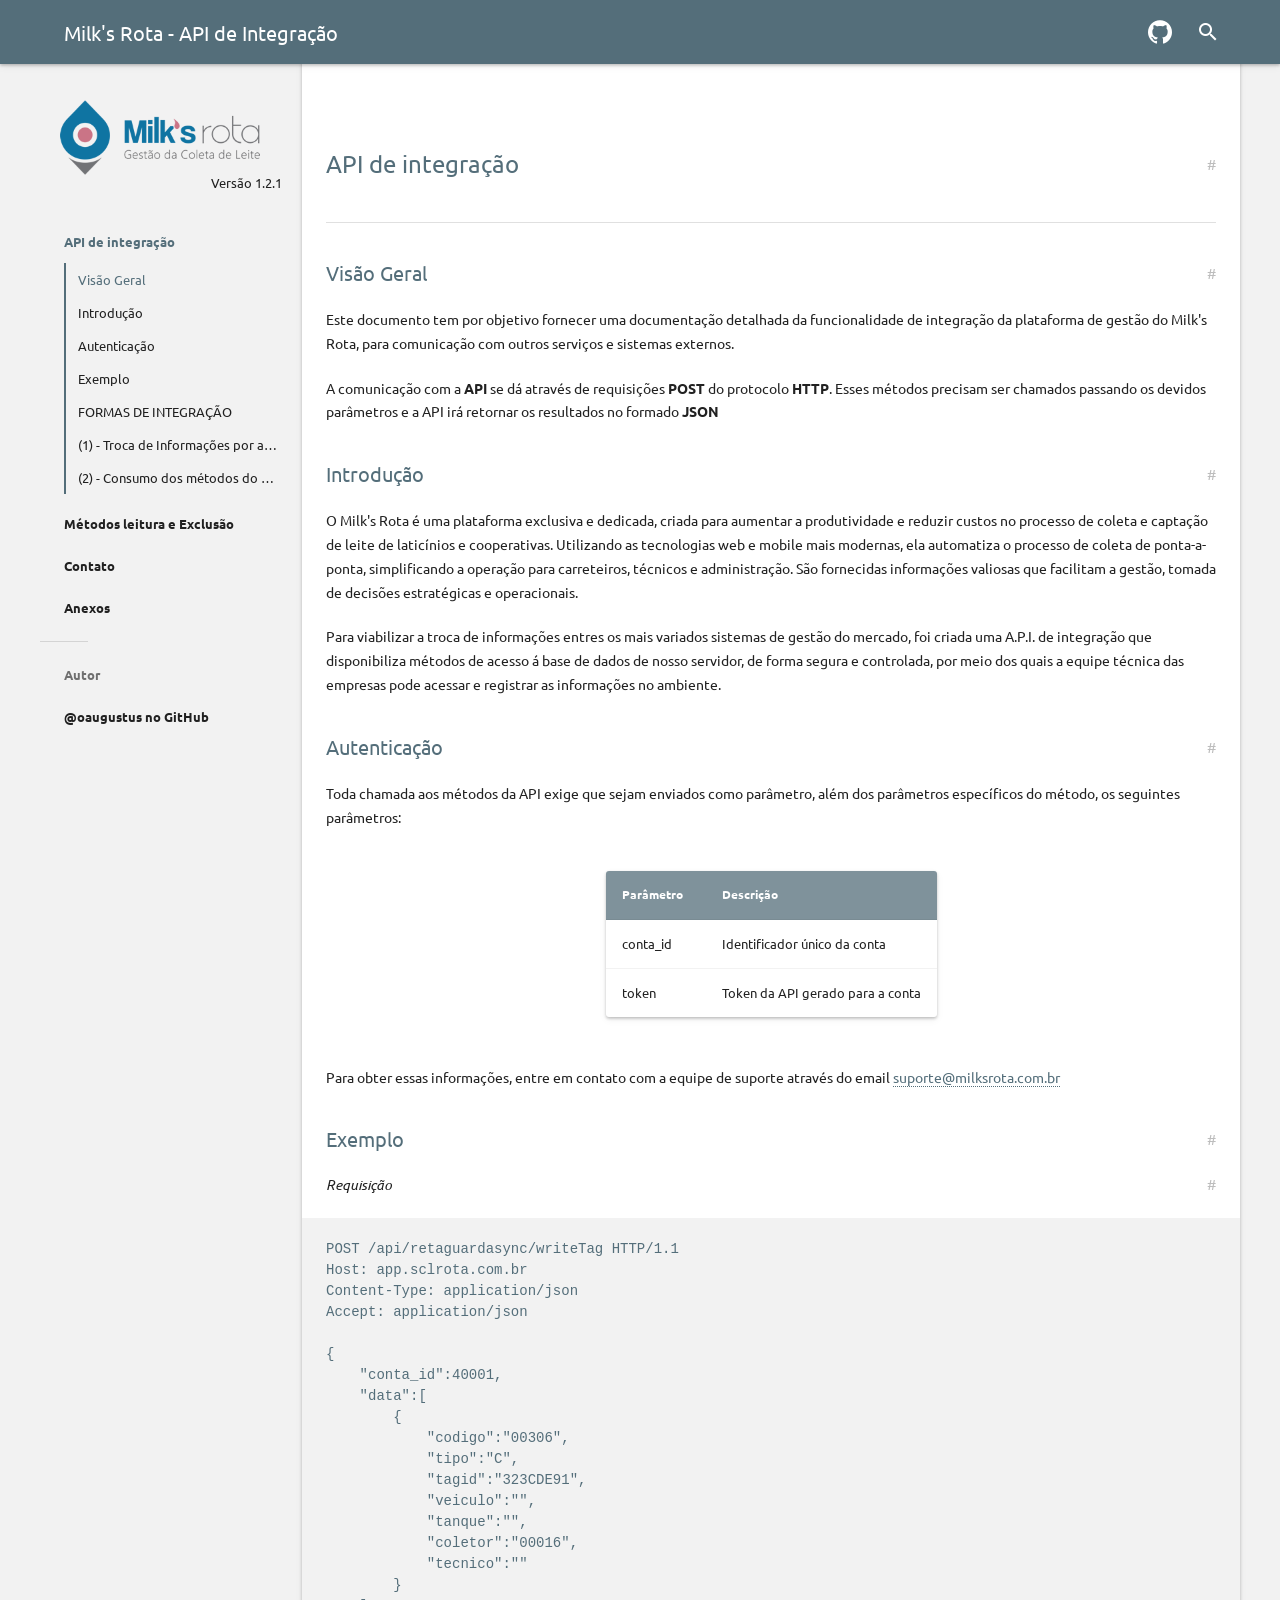
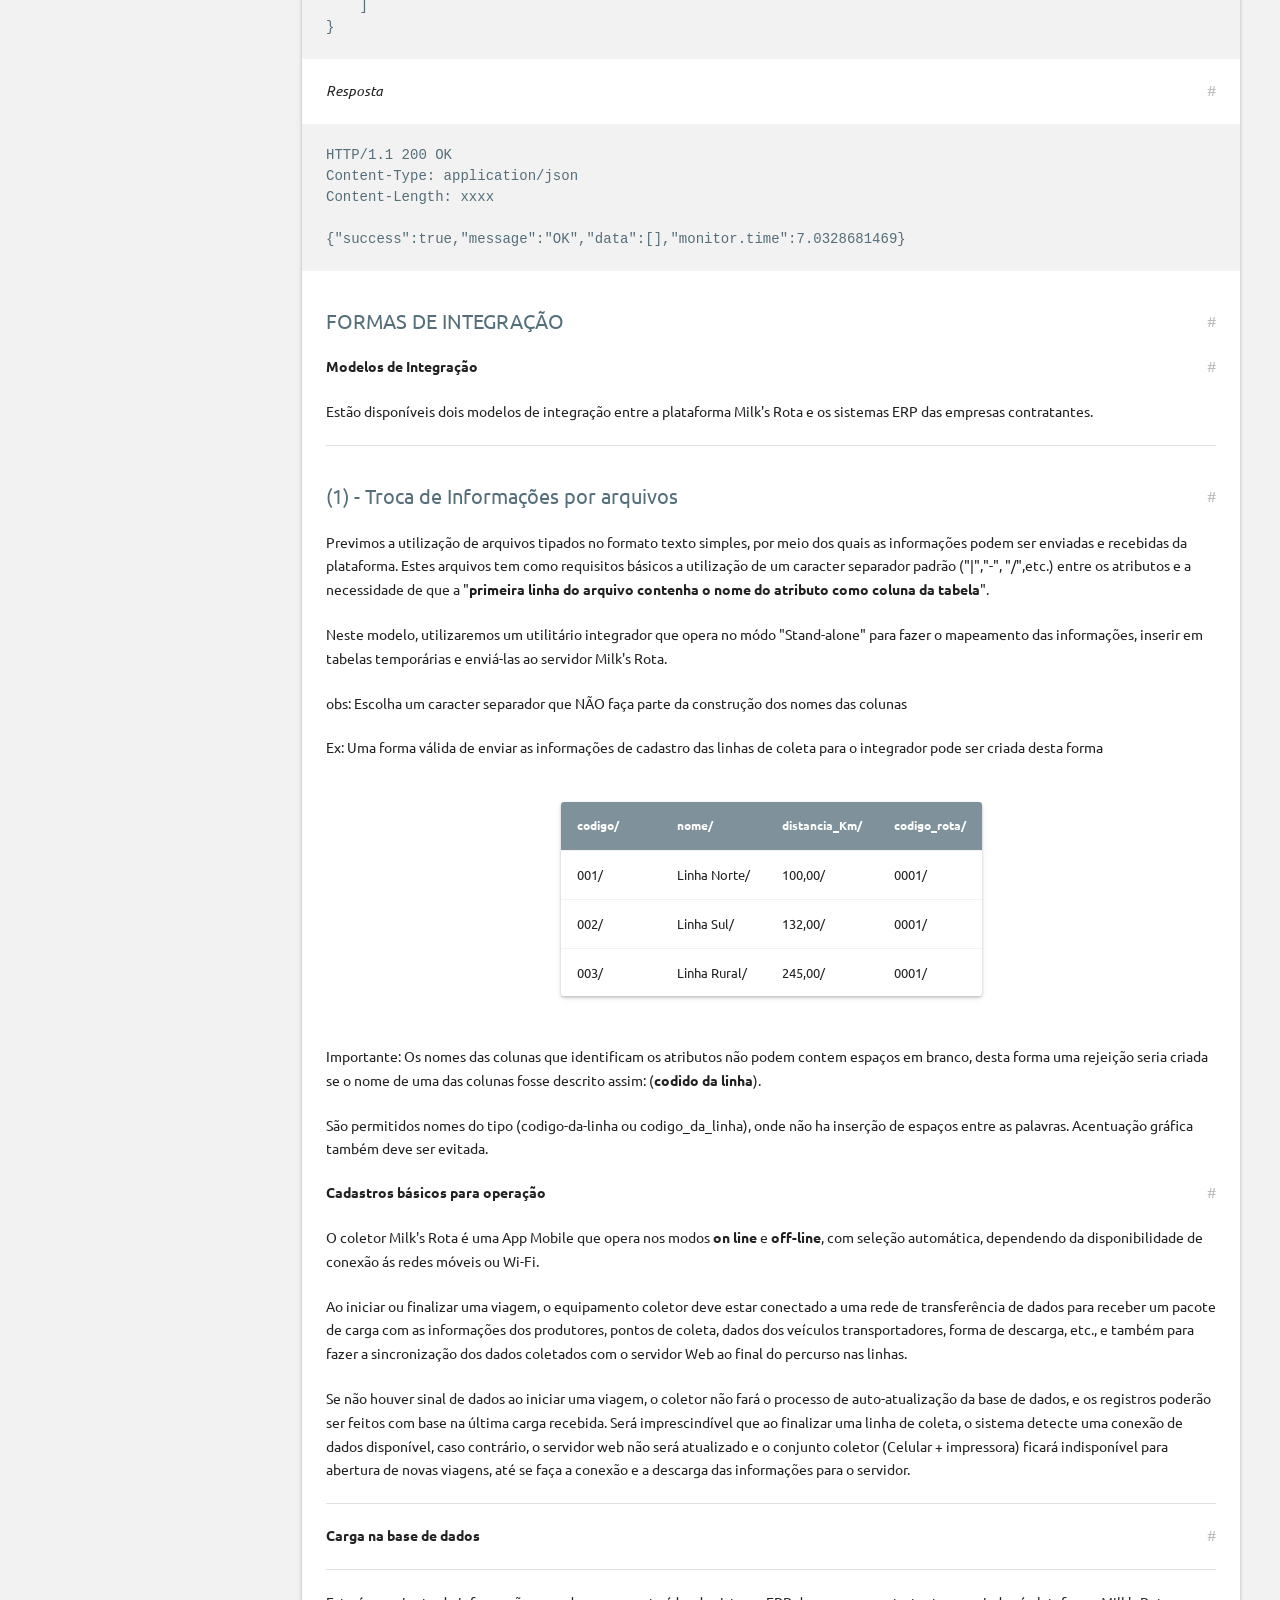
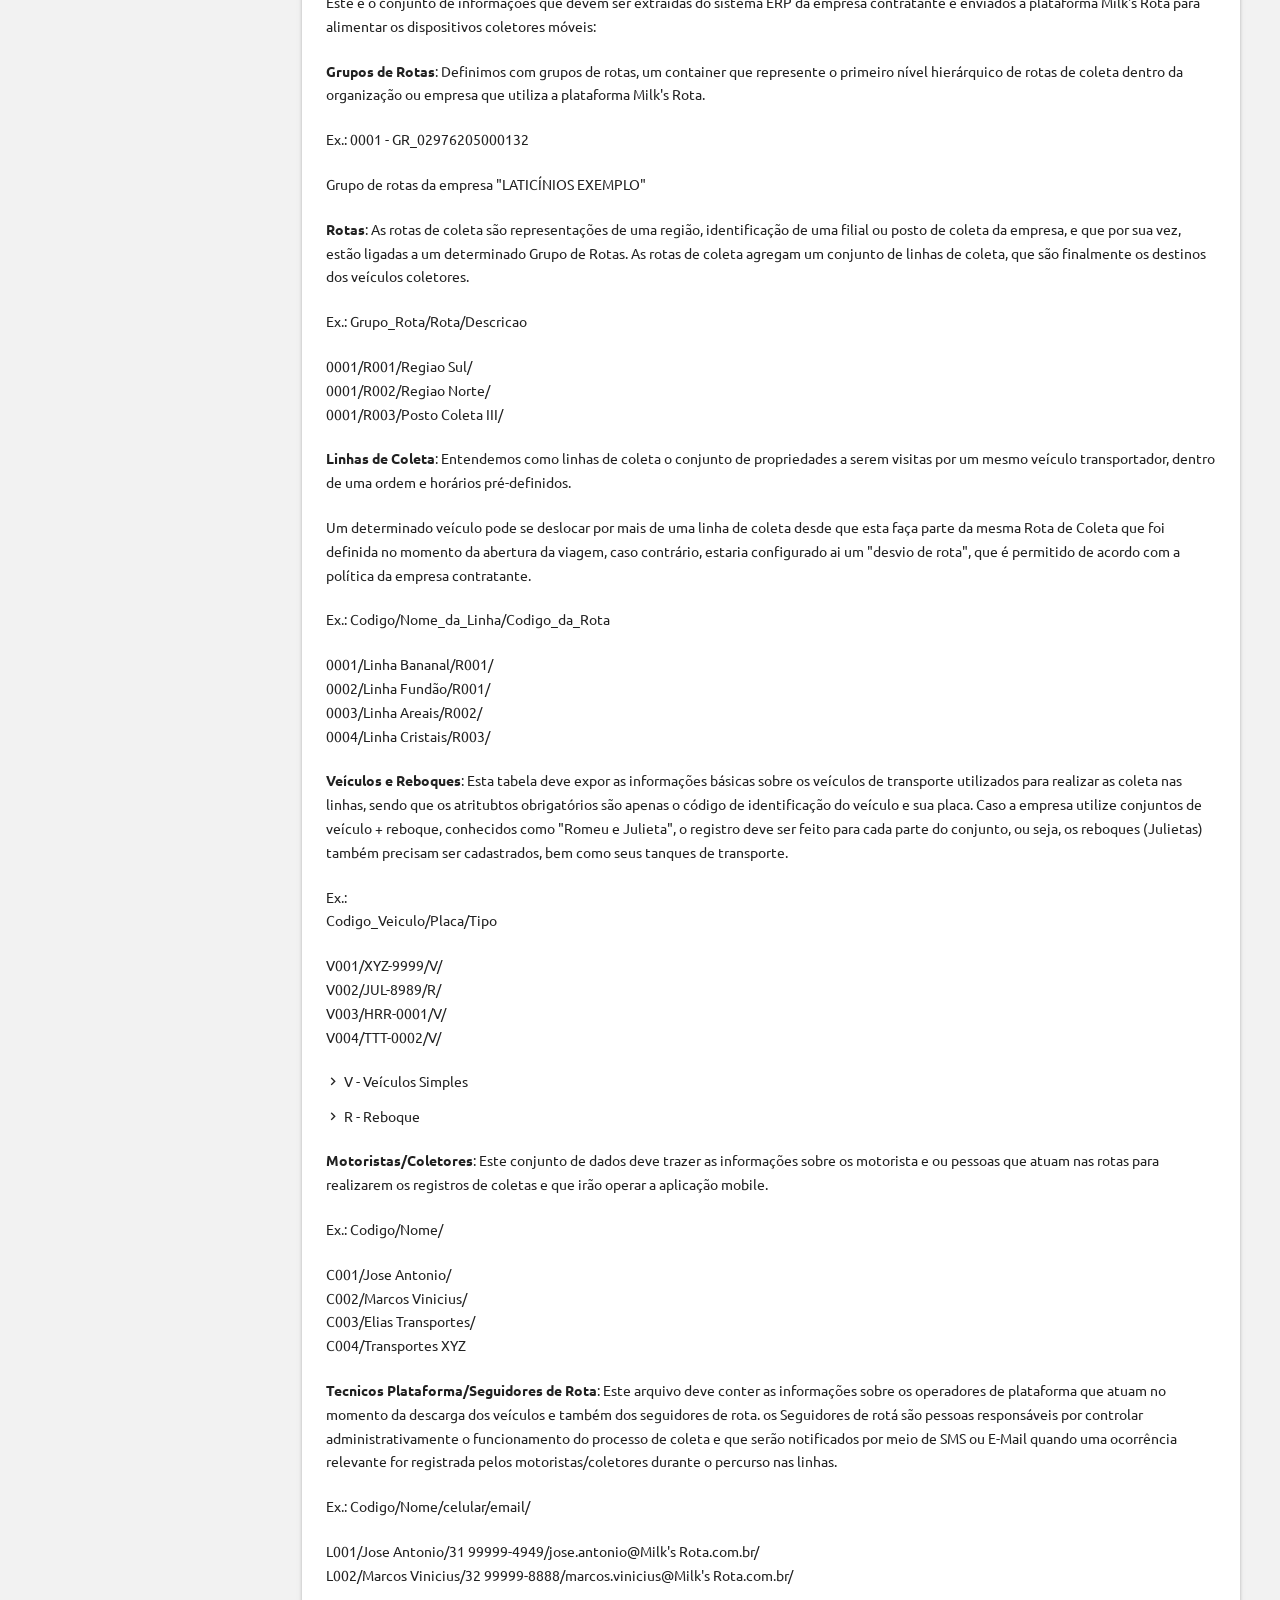
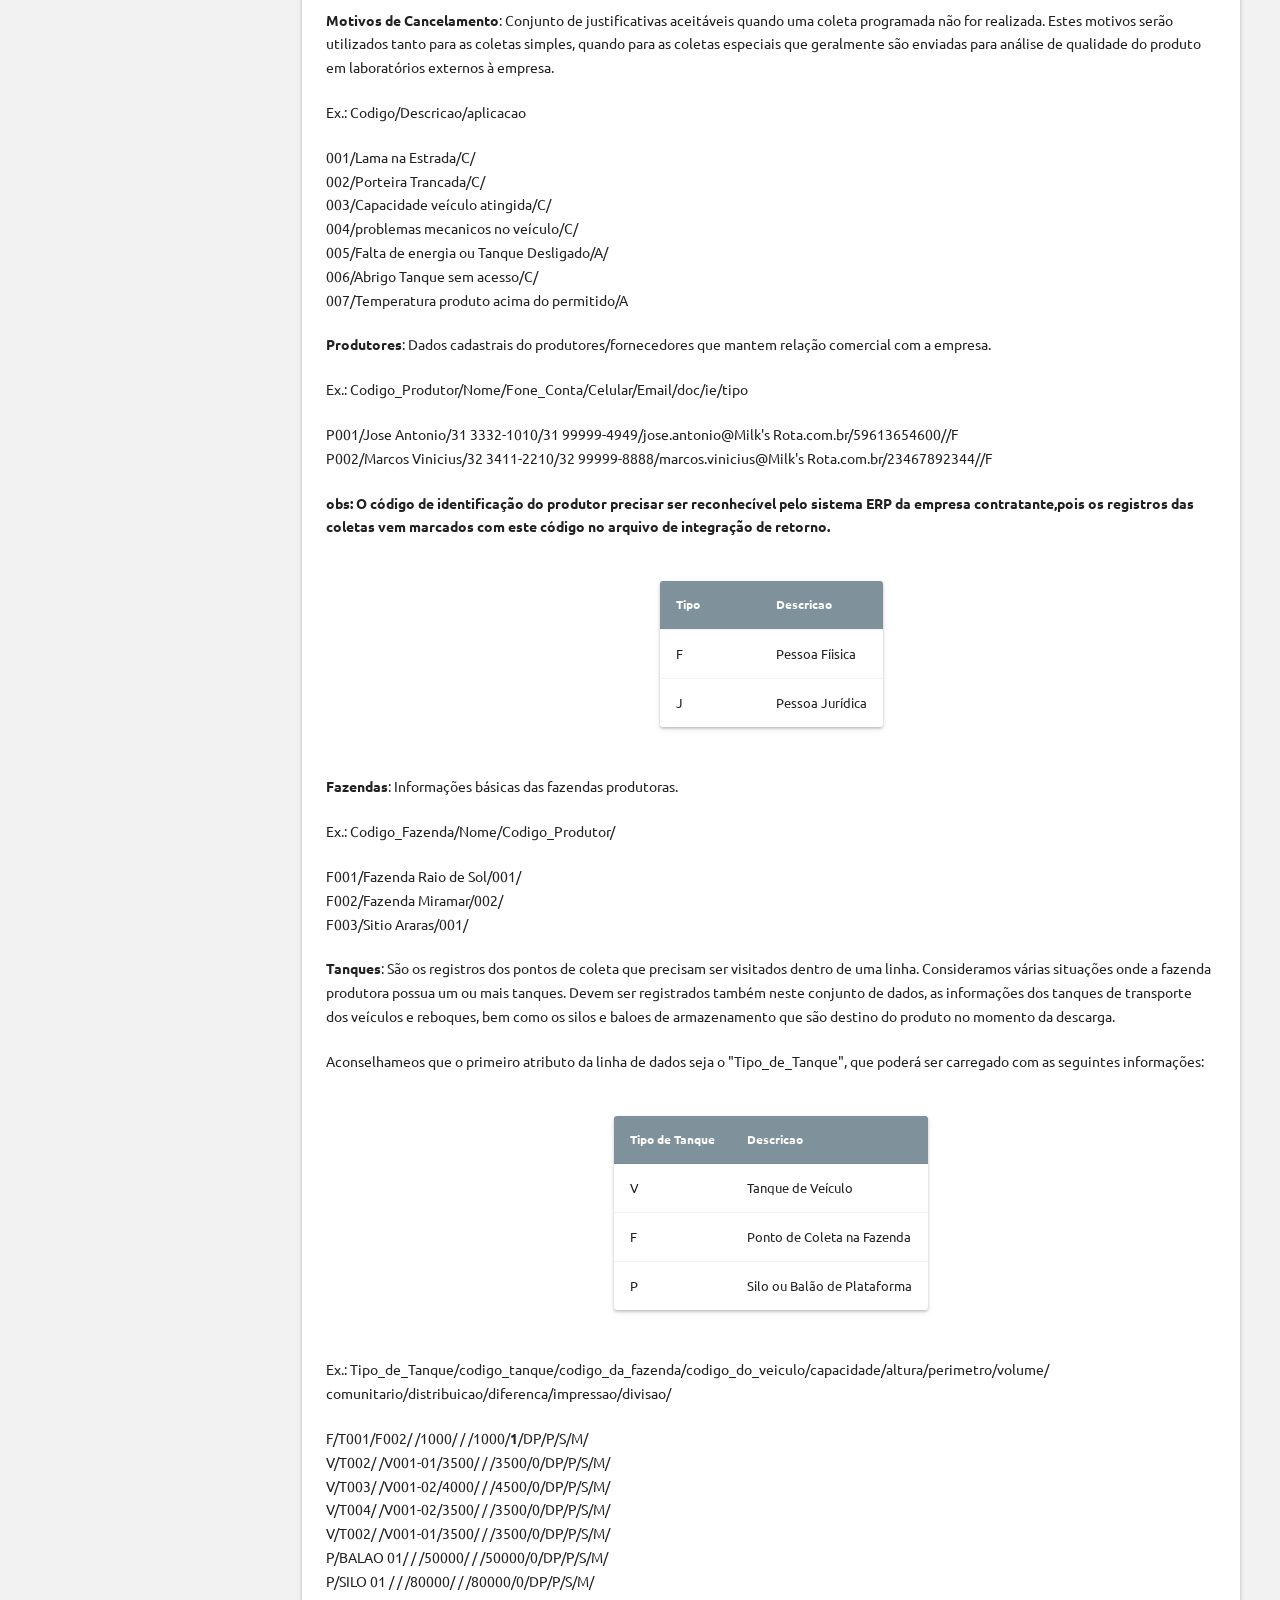
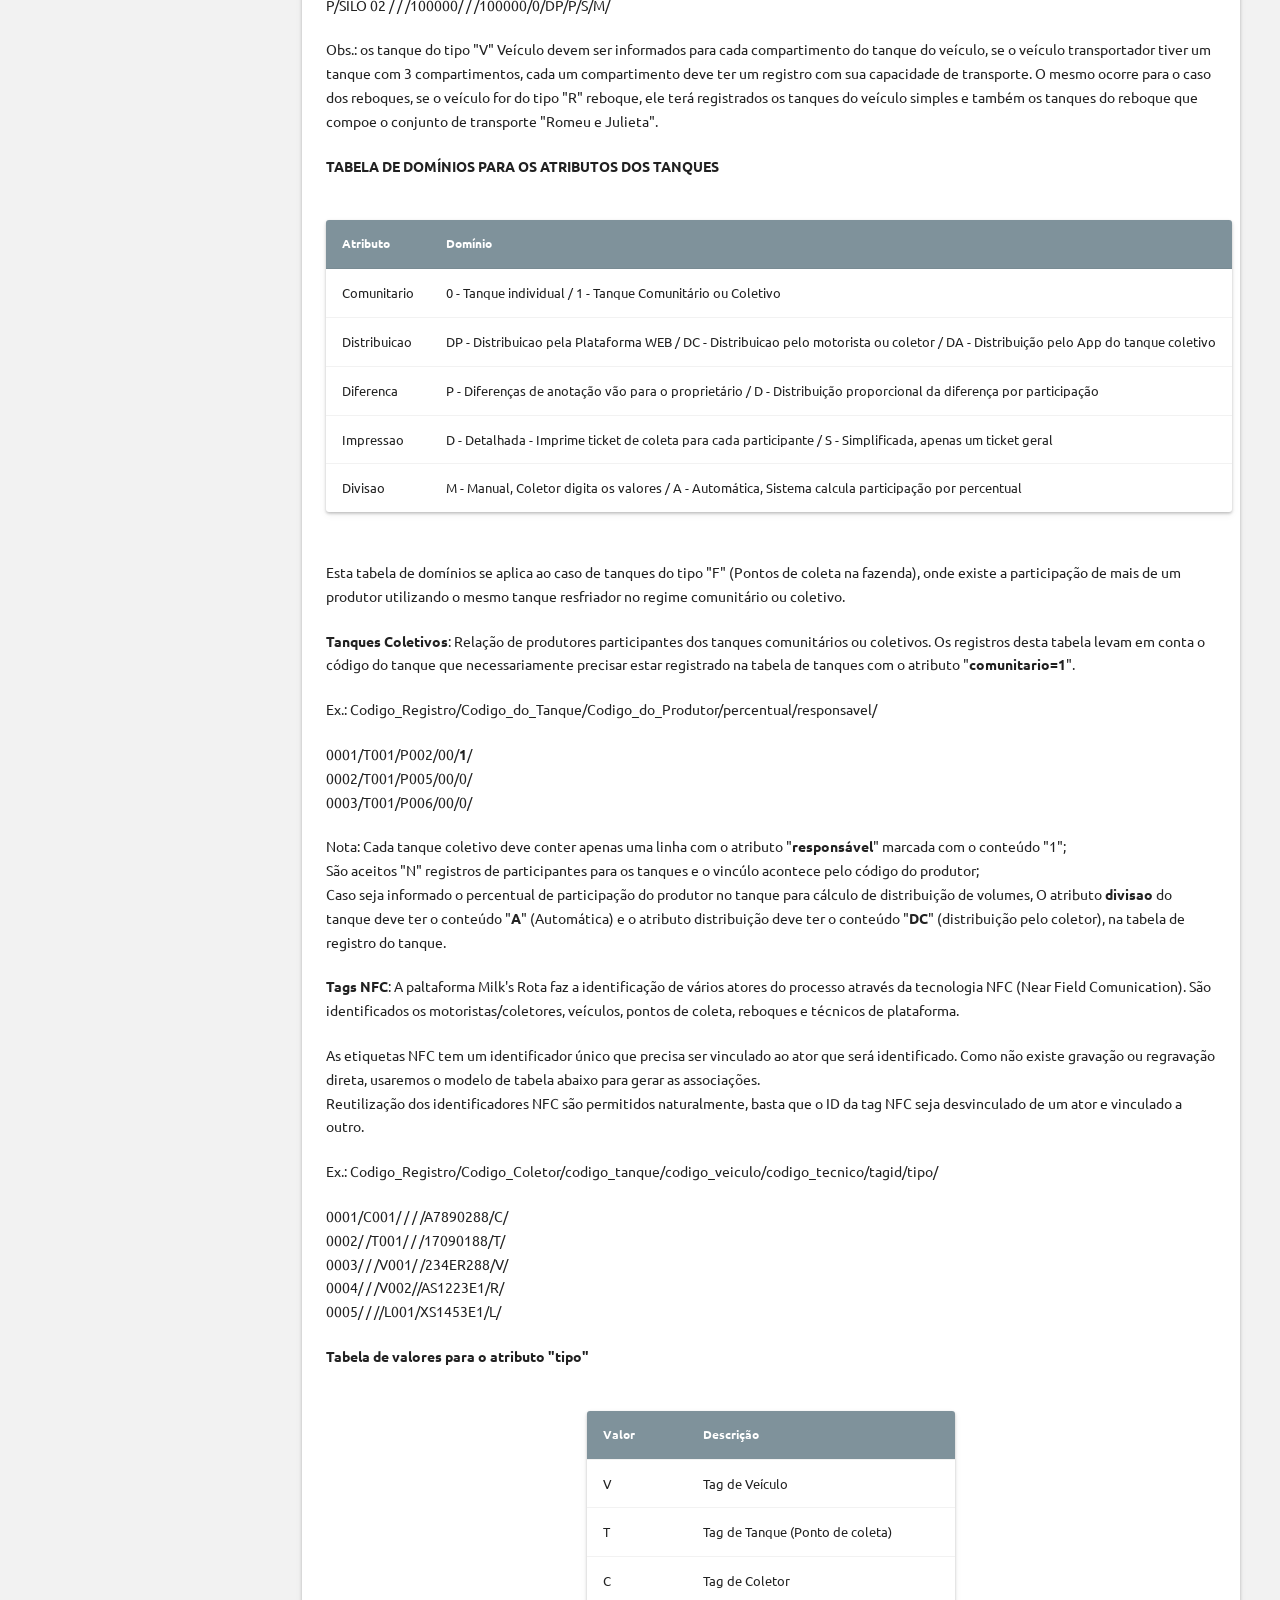
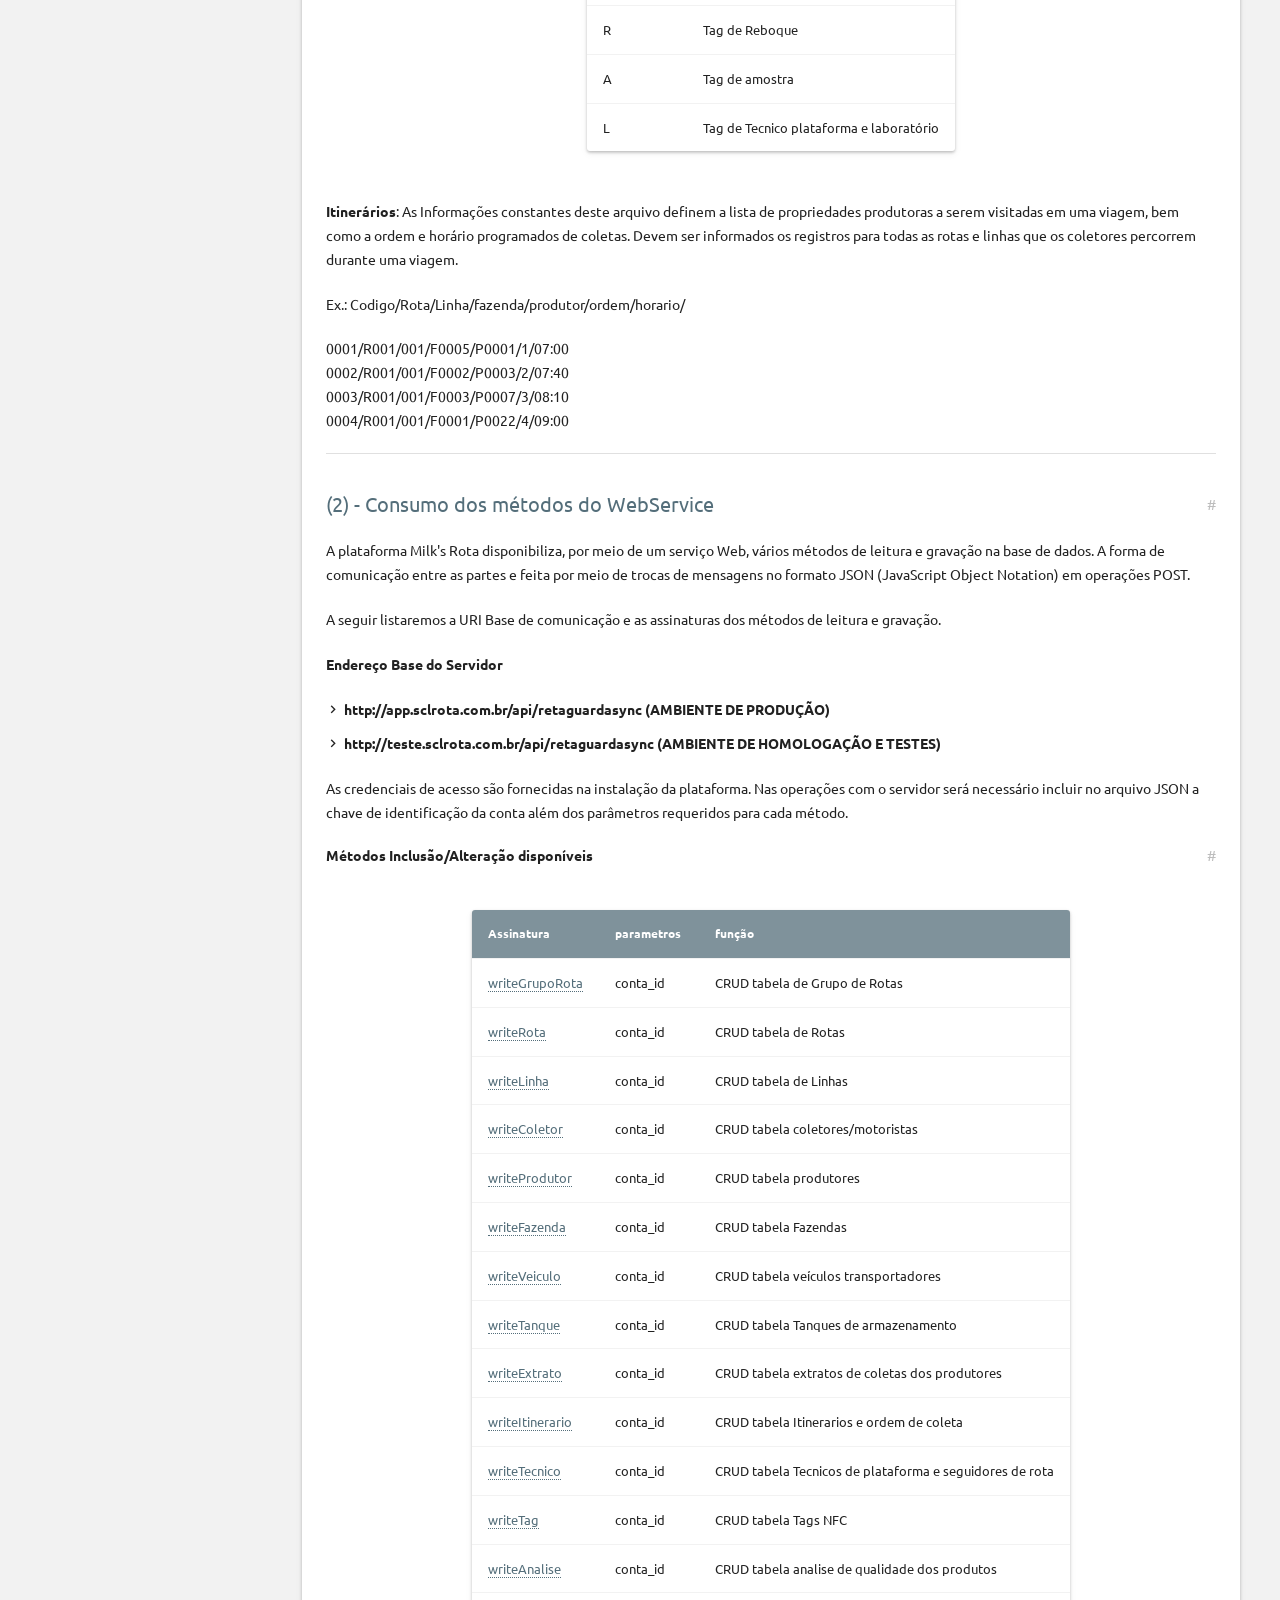
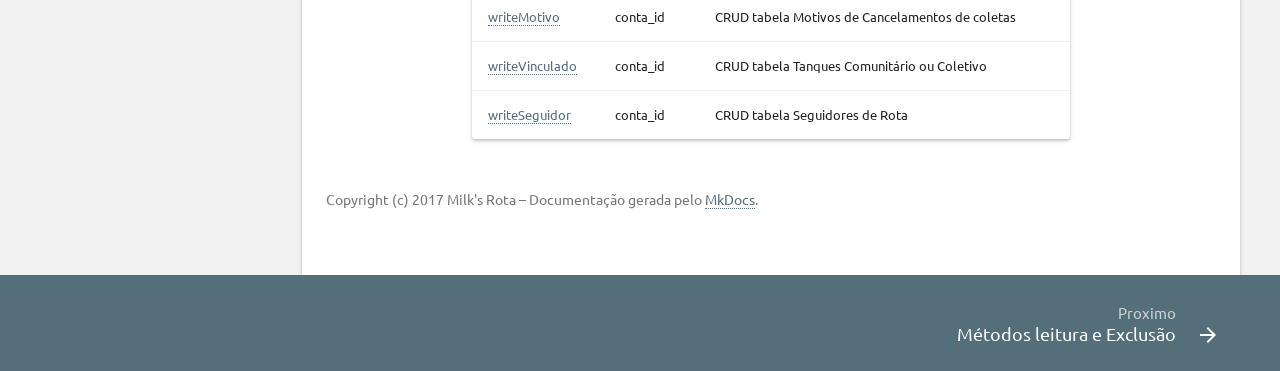
<file: index.html>
<!DOCTYPE html>
<!--[if lt IE 7 ]><html class="no-js ie6"><![endif]-->
<!--[if IE 7 ]><html class="no-js ie7"><![endif]-->
<!--[if IE 8 ]><html class="no-js ie8"><![endif]-->
<!--[if IE 9 ]><html class="no-js ie9"><![endif]-->
<!--[if (gt IE 9)|!(IE)]><!--> <html class="no-js"> <!--<![endif]-->
  <head>
    <meta charset="utf-8">
    <meta name="viewport" content="width=device-width,user-scalable=no,initial-scale=1,maximum-scale=1">
    
      
        <title>Milk's Rota - API de Integração - Documentação da API para integração com a plataforma Milk's Rota</title>
      
      
        <meta name="description" content="Documentação da API para integração com a plataforma Milk's Rota">
      
      
        <link rel="canonical" href="http://www.milksrota.com.br/">
      
      
        <meta name="author" content="Otávio Fernandes">
      
    
    <meta property="og:url" content="http://www.milksrota.com.br/">
    <meta property="og:title" content="Milk's Rota - API de Integração">
    <meta property="og:image" content="http://www.milksrota.com.br//./images/logo-300x82.png">
    <meta name="apple-mobile-web-app-title" content="Milk's Rota - API de Integração">
    <meta name="apple-mobile-web-app-capable" content="yes">
    <meta name="apple-mobile-web-app-status-bar-style" content="black-translucent">
    
      <link rel="apple-touch-icon" href="./images/logo-300x82.png">
    
    
    <link rel="shortcut icon" type="image/x-icon" href="./assets/images/favicon-e565ddfa3b.ico">
    <link rel="icon" type="image/x-icon" href="./assets/images/favicon-e565ddfa3b.ico">
    <style>
      @font-face {
      	font-family: 'Icon';
      	src: url('./assets/fonts/icon.eot?52m981');
      	src: url('./assets/fonts/icon.eot?#iefix52m981')
               format('embedded-opentype'),
      		   url('./assets/fonts/icon.woff?52m981')
               format('woff'),
      		   url('./assets/fonts/icon.ttf?52m981')
               format('truetype'),
      		   url('./assets/fonts/icon.svg?52m981#icon')
               format('svg');
      	font-weight: normal;
      	font-style: normal;
      }
    </style>
    <link rel="stylesheet" href="./assets/stylesheets/application-b64b728552.css">
    
      <link rel="stylesheet" href="./assets/stylesheets/palettes-05ab2406df.css">
    
    
      
      
      
      <link rel="stylesheet" href="//fonts.googleapis.com/css?family=Ubuntu:400,700|Ubuntu+Mono">
      <style>
        body, input {
          font-family: 'Ubuntu', Helvetica, Arial, sans-serif;
        }
        pre, code {
          font-family: 'Ubuntu Mono', 'Courier New', 'Courier', monospace;
        }
      </style>
    
    
      <link rel="stylesheet" href="./extra.css">
    
    <script src="./assets/javascripts/modernizr-4ab42b99fd.js"></script>
    
  </head>
  
  
  
  <body class="palette-primary-blue-grey ">
    
    <div class="backdrop">
      <div class="backdrop-paper"></div>
    </div>
    <input class="toggle" type="checkbox" id="toggle-drawer">
    <input class="toggle" type="checkbox" id="toggle-search">
    <label class="toggle-button overlay" for="toggle-drawer"></label>
    <header class="header">
      <nav aria-label="Header">
  <div class="bar default">
    <div class="button button-menu" role="button" aria-label="Menu">
      <label class="toggle-button icon icon-menu" for="toggle-drawer">
        <span></span>
      </label>
    </div>
    <div class="stretch">
      <div class="title">
        
          <span class="path">
            
          </span>
        
        Milk's Rota - API de Integração
      </div>
    </div>
    
    
      
      <div class="button button-github" role="button" aria-label="GitHub">
        <a href="https://github.com/oaugustus" title="@oaugustus on GitHub" target="_blank" class="toggle-button icon icon-github"></a>
      </div>
    
    <div class="button button-search" role="button" aria-label="Search">
      <label class="toggle-button icon icon-search" title="Procurar" for="toggle-search"></label>
    </div>
  </div>
  <div class="bar search">
    <div class="button button-close" role="button" aria-label="Close">
      <label class="toggle-button icon icon-back" for="toggle-search"></label>
    </div>
    <div class="stretch">
      <div class="field">
        <input class="query" type="text" placeholder="Procurar" autocapitalize="off" autocorrect="off" autocomplete="off" spellcheck>
      </div>
    </div>
    <div class="button button-reset" role="button" aria-label="Search">
      <button class="toggle-button icon icon-close" id="reset-search"></button>
    </div>
  </div>
</nav>
    </header>
    <main class="main">
      
      <div class="drawer">
        <nav aria-label="Navigation">
  
  <a href="/" class="project">
    <div class="banner">
      
        <div class="">
          <img src="./images/logo-300x82.png" style="width: 200px;">
        </div>
        <div style="text-align: right;">Versão 1.2.1</div>
      
      <!--<div class="name">
        <strong>Milk's Rota - API de Integração Versão 1.2.1</strong>
        
      </div>-->
    </div>
  </a>
  <div class="scrollable">
    <div class="wrapper">
      
      <div class="toc">
        <ul>
          
            
  <li>
    <a class="current" title="API de integração" href=".">
      API de integração
    </a>
    
      
        
      
      
        <ul>
          
            <li class="anchor">
              <a title="Visão Geral" href="#visao-geral">
                Visão Geral
              </a>
            </li>
          
            <li class="anchor">
              <a title="Introdução" href="#introducao">
                Introdução
              </a>
            </li>
          
            <li class="anchor">
              <a title="Autenticação" href="#autenticacao">
                Autenticação
              </a>
            </li>
          
            <li class="anchor">
              <a title="Exemplo" href="#exemplo">
                Exemplo
              </a>
            </li>
          
            <li class="anchor">
              <a title="FORMAS DE INTEGRAÇÃO" href="#formas-de-integracao">
                FORMAS DE INTEGRAÇÃO
              </a>
            </li>
          
            <li class="anchor">
              <a title="(1) - Troca de Informações por arquivos" href="#1-troca-de-informacoes-por-arquivos">
                (1) - Troca de Informações por arquivos
              </a>
            </li>
          
            <li class="anchor">
              <a title="(2) - Consumo dos métodos do WebService" href="#2-consumo-dos-metodos-do-webservice">
                (2) - Consumo dos métodos do WebService
              </a>
            </li>
          
        </ul>
      
    
  </li>

          
            
  <li>
    <a class="" title="Métodos leitura e Exclusão" href="metodos/">
      Métodos leitura e Exclusão
    </a>
    
  </li>

          
            
  <li>
    <a class="" title="Contato" href="contato/">
      Contato
    </a>
    
  </li>

          
            
  <li>
    <a class="" title="Anexos" href="anexos/">
      Anexos
    </a>
    
  </li>

          
        </ul>
        
          <hr>
          <span class="section">Autor</span>
          <ul>
            
            
              
              <li>
                <a href="https://github.com/oaugustus" target="_blank" title="@oaugustus on GitHub">
                  @oaugustus no GitHub
                </a>
              </li>
            
          </ul>
        
      </div>
    </div>
  </div>
</nav>
      </div>
      <article class="article">
        <div class="wrapper">
          
          <h1 id="api-de-integracao">API de integração<a class="headerlink" href="#api-de-integracao" title="Permanent link">#</a></h1>
<h2 id="visao-geral">Visão Geral<a class="headerlink" href="#visao-geral" title="Permanent link">#</a></h2>
<p>Este documento tem por objetivo fornecer uma documentação detalhada da funcionalidade de integração da plataforma de
gestão do Milk's Rota, para comunicação com outros serviços e sistemas externos.</p>
<p>A comunicação com a <strong>API</strong> se dá através de requisições <strong>POST</strong> do protocolo <strong>HTTP</strong>. Esses métodos precisam ser chamados
passando os devidos parâmetros e a API irá retornar os resultados no formado <strong>JSON</strong></p>
<h2 id="introducao">Introdução<a class="headerlink" href="#introducao" title="Permanent link">#</a></h2>
<p>O Milk's Rota é uma plataforma exclusiva e dedicada, criada para aumentar a produtividade
    e reduzir custos no processo de coleta e captação de leite de laticínios e cooperativas. 
    Utilizando as tecnologias web e mobile mais modernas, ela automatiza o processo de coleta 
    de ponta-a-ponta, simplificando a operação para carreteiros, técnicos e administração. 
    São fornecidas informações valiosas que facilitam a gestão, tomada de decisões estratégicas e operacionais.</p>
<p>Para viabilizar a troca de informações entres os mais variados sistemas de gestão do mercado, 
    foi criada uma A.P.I. de integração que disponibiliza métodos de acesso á base de dados de nosso servidor, 
    de forma segura e controlada, por meio dos quais a equipe técnica das empresas pode acessar e registrar as 
    informações no ambiente.</p>
<h2 id="autenticacao">Autenticação<a class="headerlink" href="#autenticacao" title="Permanent link">#</a></h2>
<p>Toda chamada aos métodos da API exige que sejam enviados como parâmetro, além dos parâmetros específicos do método, os
seguintes parâmetros:</p>
<table>
<thead>
<tr>
<th>Parâmetro</th>
<th>Descrição</th>
</tr>
</thead>
<tbody>
<tr>
<td>conta_id</td>
<td>Identificador único da conta</td>
</tr>
<tr>
<td>token</td>
<td>Token da API gerado para a conta</td>
</tr>
</tbody>
</table>
<p>Para obter essas informações, entre em contato com a equipe de suporte através do email <a href="mailto:suporte@milksrota.com.br">suporte@milksrota.com.br</a></p>
<h2 id="exemplo">Exemplo<a class="headerlink" href="#exemplo" title="Permanent link">#</a></h2>
<h4 id="requisicao">Requisição<a class="headerlink" href="#requisicao" title="Permanent link">#</a></h4>
<pre class="code"><code class="language-http">POST /api/retaguardasync/writeTag HTTP/1.1
Host: app.sclrota.com.br
Content-Type: application/json
Accept: application/json

{
    &quot;conta_id&quot;:40001,
    &quot;data&quot;:[
        {
            &quot;codigo&quot;:&quot;00306&quot;,
            &quot;tipo&quot;:&quot;C&quot;,
            &quot;tagid&quot;:&quot;323CDE91&quot;,
            &quot;veiculo&quot;:&quot;&quot;,
            &quot;tanque&quot;:&quot;&quot;,
            &quot;coletor&quot;:&quot;00016&quot;,
            &quot;tecnico&quot;:&quot;&quot;
        }
    ]
}</code></pre>


<h4 id="resposta">Resposta<a class="headerlink" href="#resposta" title="Permanent link">#</a></h4>
<pre class="code"><code class="language-http">HTTP/1.1 200 OK
Content-Type: application/json
Content-Length: xxxx

{&quot;success&quot;:true,&quot;message&quot;:&quot;OK&quot;,&quot;data&quot;:[],&quot;monitor.time&quot;:7.0328681469}</code></pre>


<h2 id="formas-de-integracao">FORMAS DE INTEGRAÇÃO<a class="headerlink" href="#formas-de-integracao" title="Permanent link">#</a></h2>
<h3 id="modelos-de-integracao">Modelos de Integração<a class="headerlink" href="#modelos-de-integracao" title="Permanent link">#</a></h3>
<p>Estão disponíveis dois modelos de integração entre a plataforma Milk's Rota e os sistemas ERP das empresas contratantes.</p>
<hr />
<h2 id="1-troca-de-informacoes-por-arquivos">(1) - Troca de Informações por arquivos<a class="headerlink" href="#1-troca-de-informacoes-por-arquivos" title="Permanent link">#</a></h2>
<p>Previmos a utilização de arquivos tipados no formato texto simples, por meio dos quais as informações podem ser enviadas e recebidas
  da plataforma. Estes arquivos tem como requisitos básicos a utilização de um caracter separador padrão ("|","-", "/",etc.) entre os atributos e a necessidade de que a "<strong>primeira linha do arquivo contenha o nome do atributo como coluna da tabela</strong>".</p>
<p>Neste modelo, utilizaremos um utilitário integrador que opera no módo "Stand-alone" para fazer o mapeamento das informações, inserir em tabelas temporárias e enviá-las ao servidor Milk's Rota.</p>
<p>obs: Escolha um caracter separador que NÃO faça parte da construção dos nomes das colunas</p>
<p>Ex: Uma forma válida de enviar as informações de cadastro das linhas de coleta para o integrador pode ser criada desta forma</p>
<table>
<thead>
<tr>
<th>codigo/</th>
<th>nome/</th>
<th>distancia_Km/</th>
<th align="center">codigo_rota/</th>
</tr>
</thead>
<tbody>
<tr>
<td>001/</td>
<td>Linha Norte/</td>
<td>100,00/</td>
<td align="center">0001/</td>
</tr>
<tr>
<td>002/</td>
<td>Linha Sul/</td>
<td>132,00/</td>
<td align="center">0001/</td>
</tr>
<tr>
<td>003/</td>
<td>Linha Rural/</td>
<td>245,00/</td>
<td align="center">0001/</td>
</tr>
</tbody>
</table>
<p>Importante: Os nomes das colunas que identificam os atributos não podem contem espaços em branco, desta forma uma rejeição seria criada se o nome de uma das colunas fosse descrito assim: (<strong>codido da linha</strong>). </p>
<p>São permitidos nomes do tipo (codigo-da-linha ou codigo_da_linha), onde não ha inserção de espaços entre as palavras. Acentuação gráfica também deve ser evitada. </p>
<h3 id="cadastros-basicos-para-operacao">Cadastros básicos para operação<a class="headerlink" href="#cadastros-basicos-para-operacao" title="Permanent link">#</a></h3>
<p>O coletor Milk's Rota é uma App Mobile que opera nos modos <strong>on line</strong> e <strong>off-line</strong>, com seleção automática, dependendo da disponibilidade de conexão ás redes móveis ou Wi-Fi.</p>
<p>Ao iniciar ou finalizar uma viagem, o equipamento coletor deve estar conectado a uma rede de transferência de dados para receber um pacote de carga com as informações dos produtores, pontos de coleta, dados dos veículos transportadores, forma de descarga, etc., e também para fazer a sincronização dos dados coletados com o servidor Web ao final do percurso nas linhas.</p>
<p>Se não houver sinal de dados ao iniciar uma viagem, o coletor não fará o processo de auto-atualização da base de dados, e os registros poderão ser feitos com base na última carga recebida. Será imprescindível que ao finalizar uma linha de coleta, o sistema detecte uma conexão de dados disponível, caso contrário, o servidor web não será atualizado e o conjunto coletor (Celular + impressora) ficará indisponível para abertura de novas viagens, até se faça a conexão e a descarga das informações para o servidor. </p>
<hr />
<h3 id="carga-na-base-de-dados">Carga na base de dados<a class="headerlink" href="#carga-na-base-de-dados" title="Permanent link">#</a></h3>
<hr />
<p>Este é o conjunto de informações que devem ser extraídas do sistema ERP da empresa contratante e enviados á plataforma Milk's Rota para alimentar os dispositivos coletores móveis:</p>
<p><strong>Grupos de Rotas</strong>:  Definimos com grupos de rotas, um container que represente o primeiro nível hierárquico de rotas de coleta dentro da organização ou empresa que utiliza a plataforma Milk's Rota.</p>
<blockquote>
<p>Ex.: 0001 -  GR_02976205000132 </p>
<p>Grupo de rotas da empresa "LATICÍNIOS EXEMPLO"  </p>
</blockquote>
<p><strong>Rotas</strong>: As rotas de coleta são representações de uma região, identificação de uma filial ou posto de coleta da empresa, e que por sua vez, estão ligadas a um determinado Grupo de Rotas. As rotas de coleta agregam um conjunto de linhas de coleta, que são finalmente os destinos dos veículos coletores.</p>
<blockquote>
<p>Ex.: 
 Grupo_Rota/Rota/Descricao</p>
<p>0001/R001/Regiao Sul/<br />
 0001/R002/Regiao Norte/<br />
 0001/R003/Posto Coleta III/
</p>
</blockquote>
<p><strong>Linhas de Coleta</strong>: Entendemos como linhas de coleta o conjunto de propriedades a serem visitas por um mesmo veículo transportador, dentro de uma ordem e horários pré-definidos.</p>
<p>Um determinado veículo pode se deslocar por mais de uma linha de coleta desde que esta faça parte da mesma Rota de Coleta que foi definida no momento da abertura da viagem, caso contrário, estaria configurado ai um "desvio de rota", que é permitido de acordo com a política da empresa contratante.</p>
<blockquote>
<p>Ex.:
Codigo/Nome_da_Linha/Codigo_da_Rota</p>
<p>0001/Linha Bananal/R001/ <br />
 0002/Linha Fundão/R001/<br />
 0003/Linha Areais/R002/<br />
 0004/Linha Cristais/R003/  </p>
</blockquote>
<p><strong>Veículos e Reboques</strong>: Esta tabela deve expor as informações básicas sobre os veículos de transporte utilizados para realizar as coleta nas linhas, sendo que os atritubtos obrigatórios são apenas o código de identificação do veículo e sua placa. Caso a empresa utilize conjuntos de veículo + reboque, conhecidos como "Romeu e Julieta", o registro deve ser feito para cada parte do conjunto, ou seja, os reboques (Julietas) também precisam ser cadastrados, bem como seus tanques de transporte.</p>
<blockquote>
<p>Ex.: <br />
Codigo_Veiculo/Placa/Tipo  </p>
<p>V001/XYZ-9999/V/<br />
 V002/JUL-8989/R/<br />
 V003/HRR-0001/V/  <br />
 V004/TTT-0002/V/  </p>
</blockquote>
<ul>
<li>V - Veículos Simples</li>
<li>R - Reboque  </li>
</ul>
<p><strong>Motoristas/Coletores</strong>: Este conjunto de dados deve trazer as informações sobre os motorista e ou pessoas que atuam nas rotas para realizarem os registros de coletas e que irão operar a aplicação mobile.</p>
<blockquote>
<p>Ex.: 
Codigo/Nome/  </p>
<p>C001/Jose Antonio/ <br />
C002/Marcos Vinicius/ <br />
C003/Elias Transportes/ <br />
C004/Transportes XYZ  </p>
</blockquote>
<p><strong>Tecnicos Plataforma/Seguidores de Rota</strong>: Este arquivo deve conter as informações sobre os operadores de plataforma que atuam no momento da descarga dos veículos e também dos seguidores de rota. os Seguidores de rotá são pessoas responsáveis por controlar administrativamente o funcionamento do processo de coleta e que serão notificados por meio de SMS ou E-Mail quando uma ocorrência relevante for registrada pelos motoristas/coletores durante o percurso nas linhas.</p>
<blockquote>
<p>Ex.: 
Codigo/Nome/celular/email/  </p>
<p>L001/Jose Antonio/31 99999-4949/jose.antonio@Milk's Rota.com.br/     <br />
L002/Marcos Vinicius/32 99999-8888/marcos.vinicius@Milk's Rota.com.br/       </p>
</blockquote>
<p><strong>Motivos de Cancelamento</strong>: Conjunto de justificativas aceitáveis quando uma coleta programada não for realizada. Estes motivos serão utilizados tanto para as coletas simples, quando para as coletas especiais que geralmente são enviadas para análise de qualidade do produto em laboratórios externos à empresa.</p>
<blockquote>
<p>Ex.: 
Codigo/Descricao/aplicacao  </p>
<p>001/Lama na Estrada/C/ <br />
002/Porteira Trancada/C/ <br />
003/Capacidade veículo atingida/C/ <br />
004/problemas mecanicos no veículo/C/ <br />
005/Falta de energia ou Tanque Desligado/A/<br />
006/Abrigo Tanque sem acesso/C/   <br />
007/Temperatura produto acima do permitido/A   </p>
</blockquote>
<p><strong>Produtores</strong>: Dados cadastrais do produtores/fornecedores que mantem relação comercial com a empresa.</p>
<blockquote>
<p>Ex.: 
Codigo_Produtor/Nome/Fone_Conta/Celular/Email/doc/ie/tipo  </p>
<p>P001/Jose Antonio/31 3332-1010/31 99999-4949/jose.antonio@Milk's Rota.com.br/59613654600//F     <br />
P002/Marcos Vinicius/32 3411-2210/32 99999-8888/marcos.vinicius@Milk's Rota.com.br/23467892344//F      </p>
</blockquote>
<p><strong>obs: O código de identificação do produtor precisar ser reconhecível pelo sistema ERP da empresa contratante,pois os registros das coletas vem marcados com este código no arquivo de integração de retorno.</strong></p>
<table>
<thead>
<tr>
<th align="center">Tipo</th>
<th>Descricao</th>
</tr>
</thead>
<tbody>
<tr>
<td align="center">F</td>
<td>Pessoa Fíisica</td>
</tr>
<tr>
<td align="center">J</td>
<td>Pessoa Jurídica</td>
</tr>
</tbody>
</table>
<p><strong>Fazendas</strong>: Informações básicas das fazendas produtoras.</p>
<blockquote>
<p>Ex.: 
Codigo_Fazenda/Nome/Codigo_Produtor/  </p>
<p>F001/Fazenda Raio de Sol/001/     <br />
F002/Fazenda Miramar/002/<br />
F003/Sitio Araras/001/  </p>
</blockquote>
<p><strong>Tanques</strong>: São os registros dos pontos de coleta que precisam ser visitados dentro de uma linha. Consideramos várias situações onde a fazenda produtora possua um ou mais tanques. Devem ser registrados também neste conjunto de dados, as informações dos tanques de transporte dos veículos e reboques, bem como os silos e baloes de armazenamento que são destino do produto no momento da descarga. </p>
<p>Aconselhameos que o primeiro atributo da linha de dados seja o "Tipo_de_Tanque", que poderá ser carregado com as seguintes informações:</p>
<table>
<thead>
<tr>
<th align="center">Tipo de Tanque</th>
<th>Descricao</th>
</tr>
</thead>
<tbody>
<tr>
<td align="center">V</td>
<td>Tanque de Veículo</td>
</tr>
<tr>
<td align="center">F</td>
<td>Ponto de Coleta na Fazenda</td>
</tr>
<tr>
<td align="center">P</td>
<td>Silo ou Balão de Plataforma</td>
</tr>
</tbody>
</table>
<blockquote>
<p>Ex.: 
Tipo_de_Tanque/codigo_tanque/codigo_da_fazenda/codigo_do_veiculo/capacidade/altura/perimetro/volume/
comunitario/distribuicao/diferenca/impressao/divisao/  </p>
<p>F/T001/F002/ /1000/ / /1000/<strong>1</strong>/DP/P/S/M/     <br />
V/T002/  /V001-01/3500/ / /3500/0/DP/P/S/M/<br />
V/T003/  /V001-02/4000/ / /4500/0/DP/P/S/M/<br />
V/T004/  /V001-02/3500/ / /3500/0/DP/P/S/M/<br />
V/T002/  /V001-01/3500/ / /3500/0/DP/P/S/M/<br />
P/BALAO 01/ / /50000/ / /50000/0/DP/P/S/M/<br />
P/SILO 01 / / /80000/ / /80000/0/DP/P/S/M/<br />
P/SILO 02 / / /100000/ / /100000/0/DP/P/S/M/  </p>
</blockquote>
<p>Obs.: os tanque do tipo "V" Veículo devem ser informados para cada compartimento do tanque do veículo, se o veículo transportador tiver um tanque com 3 compartimentos, cada um compartimento deve ter um registro com sua capacidade de transporte. O mesmo ocorre para o caso dos reboques, se o veículo for do tipo "R" reboque, ele terá registrados os tanques do veículo simples e também os tanques do reboque que compoe o conjunto de transporte "Romeu e Julieta".    </p>
<p><strong>TABELA DE DOMÍNIOS PARA OS ATRIBUTOS DOS TANQUES</strong></p>
<table>
<thead>
<tr>
<th>Atributo</th>
<th>Domínio</th>
</tr>
</thead>
<tbody>
<tr>
<td>Comunitario</td>
<td>0 - Tanque individual  /  1 - Tanque Comunitário ou Coletivo</td>
</tr>
<tr>
<td>Distribuicao</td>
<td>DP - Distribuicao pela Plataforma WEB  / DC - Distribuicao pelo motorista ou coletor / DA - Distribuição pelo App do tanque coletivo</td>
</tr>
<tr>
<td>Diferenca</td>
<td>P - Diferenças de anotação vão para o proprietário  / D - Distribuição proporcional da diferença por participação</td>
</tr>
<tr>
<td>Impressao</td>
<td>D - Detalhada - Imprime ticket de coleta para cada participante / S - Simplificada, apenas um ticket geral</td>
</tr>
<tr>
<td>Divisao</td>
<td>M - Manual, Coletor digita os valores  / A - Automática, Sistema calcula participação por percentual</td>
</tr>
</tbody>
</table>
<p>Esta tabela de domínios se aplica ao caso de tanques do tipo "F" (Pontos de coleta na fazenda), onde existe a participação de mais de um produtor utilizando o mesmo tanque resfriador no regime comunitário ou coletivo.</p>
<p><strong>Tanques Coletivos</strong>: Relação de produtores participantes dos tanques comunitários ou coletivos. Os registros desta tabela levam em conta o código do tanque que necessariamente precisar estar registrado na tabela de tanques com o atributo "<strong>comunitario=1</strong>".</p>
<blockquote>
<p>Ex.: 
Codigo_Registro/Codigo_do_Tanque/Codigo_do_Produtor/percentual/responsavel/  </p>
<p>0001/T001/P002/00/<strong>1</strong>/ <br />
0002/T001/P005/00/0/<br />
0003/T001/P006/00/0/    </p>
</blockquote>
<p>Nota: Cada tanque coletivo deve conter apenas uma linha com o atributo "<strong>responsável</strong>" marcada com o conteúdo "1"; <br />
São aceitos "N" registros de participantes para os tanques e o vincúlo acontece pelo código do produtor;<br />
Caso seja informado o percentual de participação do produtor no tanque para cálculo de distribuição de volumes, O atributo <strong>divisao</strong> do tanque deve ter o conteúdo "<strong>A</strong>" (Automática) e o atributo distribuição deve ter o conteúdo "<strong>DC</strong>" (distribuição pelo coletor), na tabela de registro do tanque.</p>
<p><strong>Tags NFC</strong>: A paltaforma Milk's Rota faz a identificação de vários atores do processo através da tecnologia NFC (Near Field Comunication). São identificados os motoristas/coletores, veículos, pontos de coleta, reboques e técnicos de plataforma.</p>
<p>As etiquetas NFC tem um identificador único que precisa ser vinculado ao ator que será identificado. Como não existe gravação ou regravação direta, usaremos o modelo de tabela abaixo para gerar as associações.<br />
  Reutilização dos identificadores NFC são permitidos naturalmente, basta que o ID da tag NFC seja desvinculado de um ator e vinculado a outro.</p>
<blockquote>
<p>Ex.:
Codigo_Registro/Codigo_Coletor/codigo_tanque/codigo_veiculo/codigo_tecnico/tagid/tipo/  </p>
<p>0001/C001/ / / /A7890288/C/ <br />
0002/  /T001/ / /17090188/T/ <br />
0003/ / /V001/ /234ER288/V/ <br />
0004/ / /V002//AS1223E1/R/  <br />
0005/ / //L001/XS1453E1/L/      </p>
</blockquote>
<p><strong>Tabela de valores para o atributo "tipo"</strong></p>
<table>
<thead>
<tr>
<th align="center">Valor</th>
<th>Descrição</th>
</tr>
</thead>
<tbody>
<tr>
<td align="center">V</td>
<td>Tag de Veículo</td>
</tr>
<tr>
<td align="center">T</td>
<td>Tag de Tanque (Ponto de coleta)</td>
</tr>
<tr>
<td align="center">C</td>
<td>Tag de Coletor</td>
</tr>
<tr>
<td align="center">R</td>
<td>Tag de Reboque</td>
</tr>
<tr>
<td align="center">A</td>
<td>Tag de amostra</td>
</tr>
<tr>
<td align="center">L</td>
<td>Tag de Tecnico plataforma e laboratório</td>
</tr>
</tbody>
</table>
<p><strong>Itinerários</strong>: As Informações constantes deste arquivo definem a lista de propriedades produtoras a serem visitadas em uma viagem, bem como a ordem e horário programados de coletas. Devem ser informados os registros para todas as rotas e linhas que os coletores percorrem durante uma viagem.</p>
<blockquote>
<p>Ex.:
Codigo/Rota/Linha/fazenda/produtor/ordem/horario/    </p>
<p>0001/R001/001/F0005/P0001/1/07:00  <br />
0002/R001/001/F0002/P0003/2/07:40  <br />
0003/R001/001/F0003/P0007/3/08:10  <br />
0004/R001/001/F0001/P0022/4/09:00    </p>
</blockquote>
<hr />
<h2 id="2-consumo-dos-metodos-do-webservice">(2) - Consumo dos métodos do WebService<a class="headerlink" href="#2-consumo-dos-metodos-do-webservice" title="Permanent link">#</a></h2>
<p>A plataforma Milk's Rota disponibiliza, por meio de um serviço Web, vários métodos de leitura e gravação na base de dados. A forma de comunicação entre as partes e feita por meio de trocas de mensagens no formato JSON (JavaScript Object Notation) em operações POST.</p>
<p>A seguir listaremos a URI Base de comunicação e as assinaturas dos métodos de leitura e gravação.</p>
<p><strong>Endereço Base do Servidor</strong>  </p>
<ul>
<li>
<p><strong>http://app.sclrota.com.br/api/retaguardasync (AMBIENTE DE PRODUÇÃO)</strong></p>
</li>
<li>
<p><strong>http://teste.sclrota.com.br/api/retaguardasync (AMBIENTE DE HOMOLOGAÇÃO E TESTES)</strong></p>
</li>
</ul>
<p>As credenciais de acesso são fornecidas na instalação da plataforma. Nas operações com o servidor será necessário incluir no arquivo JSON a chave de identificação da conta além dos parâmetros requeridos para cada método.</p>
<h3 id="metodos-inclusaoalteracao-disponiveis">Métodos Inclusão/Alteração disponíveis<a class="headerlink" href="#metodos-inclusaoalteracao-disponiveis" title="Permanent link">#</a></h3>
<table>
<thead>
<tr>
<th>Assinatura</th>
<th>parametros</th>
<th>função</th>
</tr>
</thead>
<tbody>
<tr>
<td><a href="./anexos/#tbgruporotas">writeGrupoRota</a></td>
<td>conta_id</td>
<td>CRUD tabela de Grupo de Rotas</td>
</tr>
<tr>
<td><a href="./anexos/#tbrotas">writeRota</a></td>
<td>conta_id</td>
<td>CRUD tabela de Rotas</td>
</tr>
<tr>
<td><a href="./anexos/#tblinhas">writeLinha</a></td>
<td>conta_id</td>
<td>CRUD tabela de Linhas</td>
</tr>
<tr>
<td><a href="./anexos/#tbcoletores">writeColetor</a></td>
<td>conta_id</td>
<td>CRUD tabela coletores/motoristas</td>
</tr>
<tr>
<td><a href="./anexos/#tbprodutores">writeProdutor</a></td>
<td>conta_id</td>
<td>CRUD tabela produtores</td>
</tr>
<tr>
<td><a href="./anexos/#tbfazendas">writeFazenda</a></td>
<td>conta_id</td>
<td>CRUD tabela Fazendas</td>
</tr>
<tr>
<td><a href="./anexos/#tbveiculos">writeVeiculo</a></td>
<td>conta_id</td>
<td>CRUD tabela veículos transportadores</td>
</tr>
<tr>
<td><a href="./anexos/#tbtanques">writeTanque</a></td>
<td>conta_id</td>
<td>CRUD tabela Tanques de armazenamento</td>
</tr>
<tr>
<td><a href="./anexos/#tbextratos">writeExtrato</a></td>
<td>conta_id</td>
<td>CRUD tabela extratos de coletas dos produtores</td>
</tr>
<tr>
<td><a href="./anexos/#tbitinerarios">writeItinerario</a></td>
<td>conta_id</td>
<td>CRUD tabela Itinerarios e ordem de coleta</td>
</tr>
<tr>
<td><a href="./anexos/#tbtecnicos">writeTecnico</a></td>
<td>conta_id</td>
<td>CRUD tabela Tecnicos de plataforma e seguidores de rota</td>
</tr>
<tr>
<td><a href="./anexos/#tbtags">writeTag</a></td>
<td>conta_id</td>
<td>CRUD tabela Tags NFC</td>
</tr>
<tr>
<td><a href="./anexos/#tbanalises">writeAnalise</a></td>
<td>conta_id</td>
<td>CRUD tabela analise de qualidade dos produtos</td>
</tr>
<tr>
<td><a href="./anexos/#tbmotivos">writeMotivo</a></td>
<td>conta_id</td>
<td>CRUD tabela Motivos de Cancelamentos de coletas</td>
</tr>
<tr>
<td><a href="./anexos/#tbvinculados">writeVinculado</a></td>
<td>conta_id</td>
<td>CRUD tabela Tanques Comunitário ou Coletivo</td>
</tr>
<tr>
<td><a href="./anexos/#tbseguidores">writeSeguidor</a></td>
<td>conta_id</td>
<td>CRUD tabela Seguidores de Rota</td>
</tr>
</tbody>
</table>
          <aside class="copyright" role="note">
            
              Copyright (c) 2017 Milk's Rota &ndash;
            
            Documentação gerada pelo
            <a href="http://www.mkdocs.org" target="_blank">MkDocs</a>.
          </aside>
          
            <footer class="footer">
              
  <nav class="pagination" aria-label="Footer">
    <div class="previous">
      
    </div>
    <div class="next">
      
        <a href="metodos/" title="Métodos leitura e Exclusão">
          <span class="direction">
            Proximo
          </span>
          <div class="page">
            <div class="stretch">
              <div class="title">
                Métodos leitura e Exclusão
              </div>
            </div>
            <div class="button button-next" role="button" aria-label="Next">
              <i class="icon icon-forward"></i>
            </div>
          </div>
        </a>
      
    </div>
  </nav>

            </footer>
          
        </div>
      </article>
      <div class="results" role="status" aria-live="polite">
        <div class="scrollable">
          <div class="wrapper">
            <div class="meta"></div>
            <div class="list"></div>
          </div>
        </div>
      </div>
    </main>
    <script>
      var base_url = '.';
      var repo_id  = '';
    </script>
    <script src="./assets/javascripts/application-997097ee0c.js"></script>
    
    
  </body>
</html>
</file>
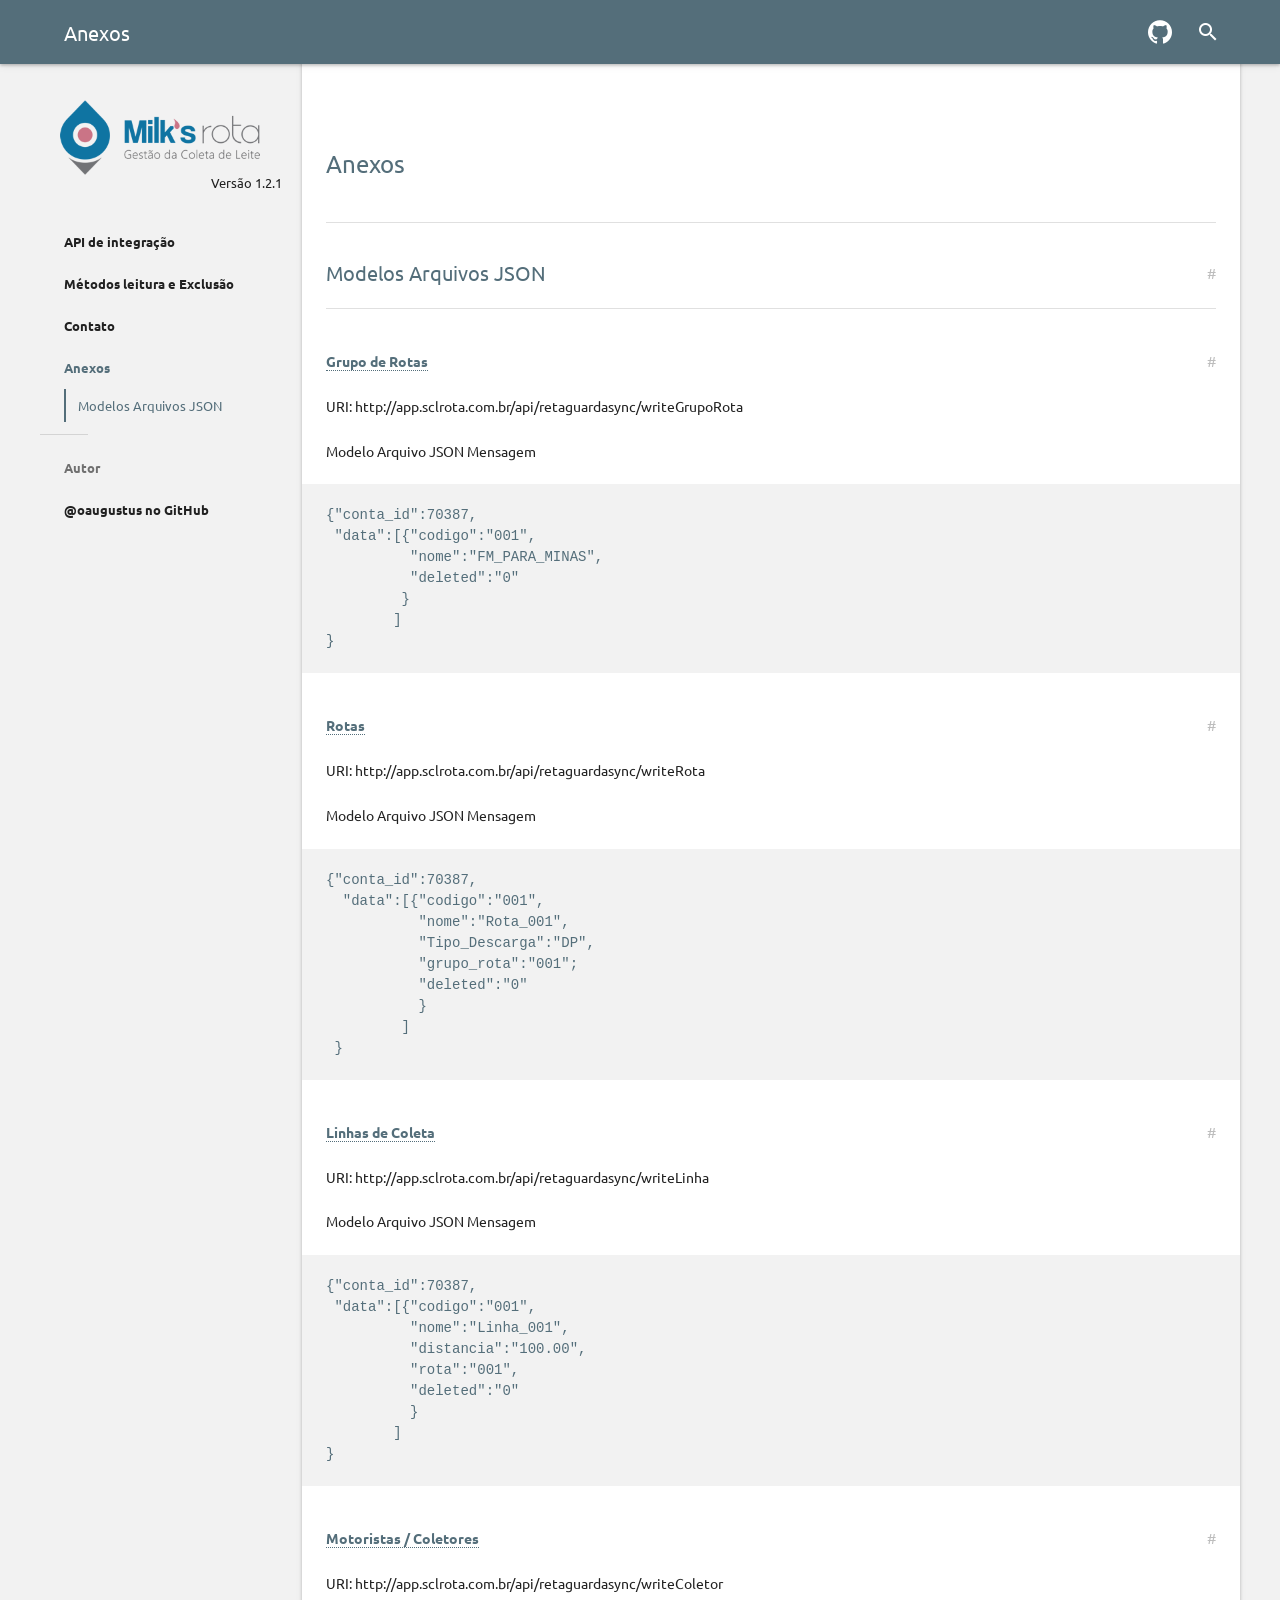
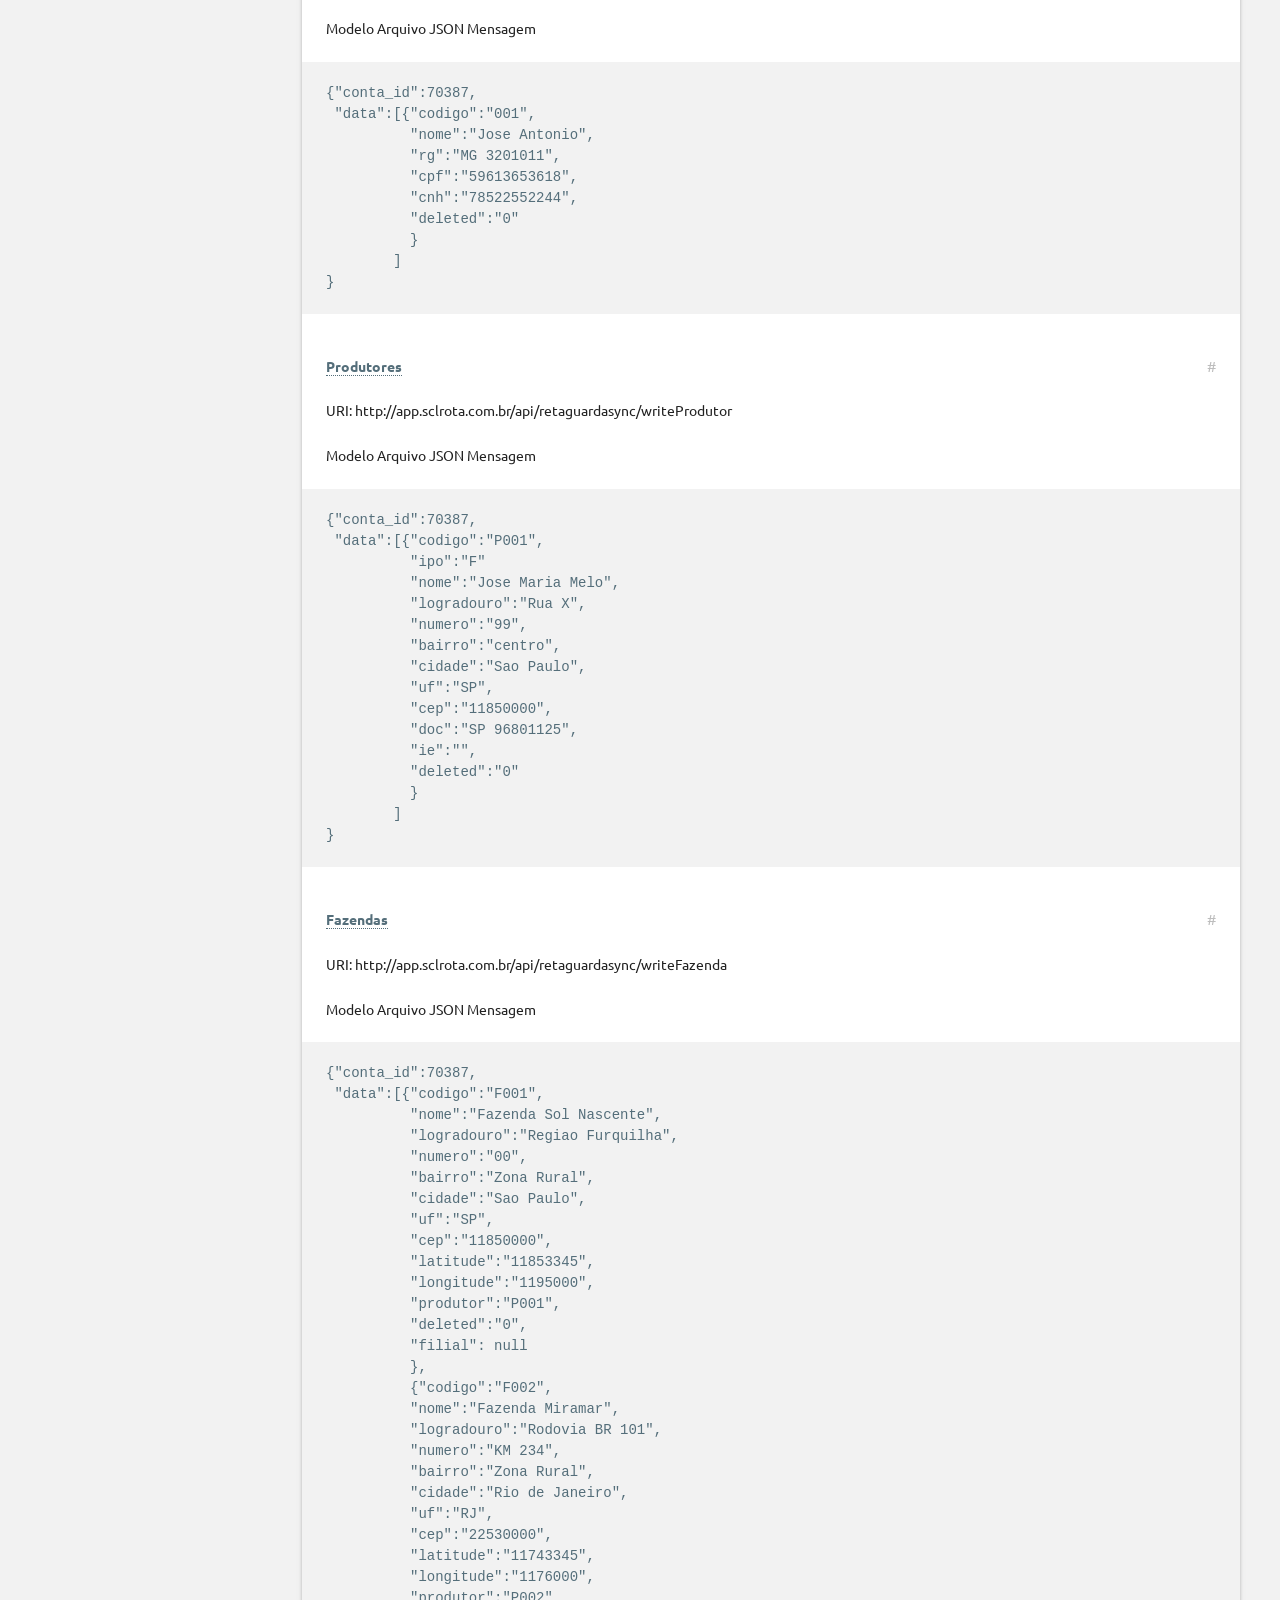
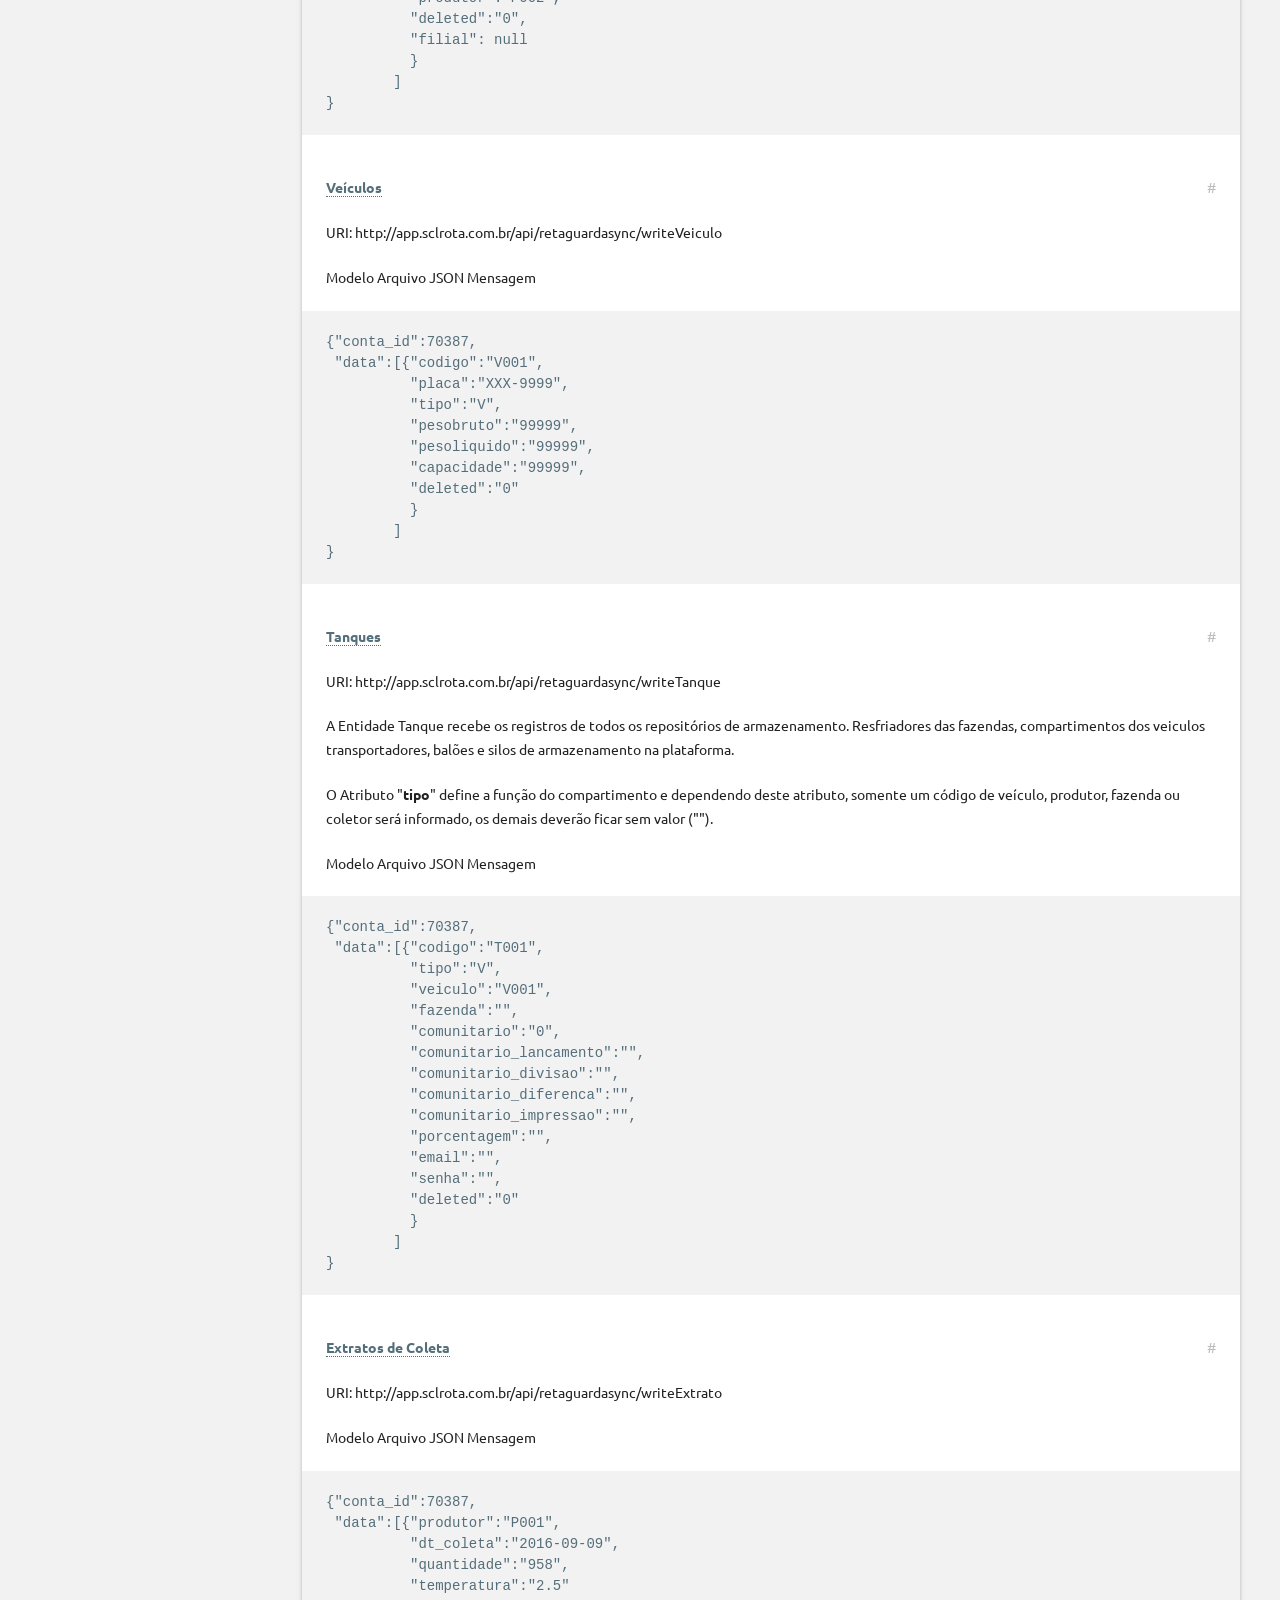
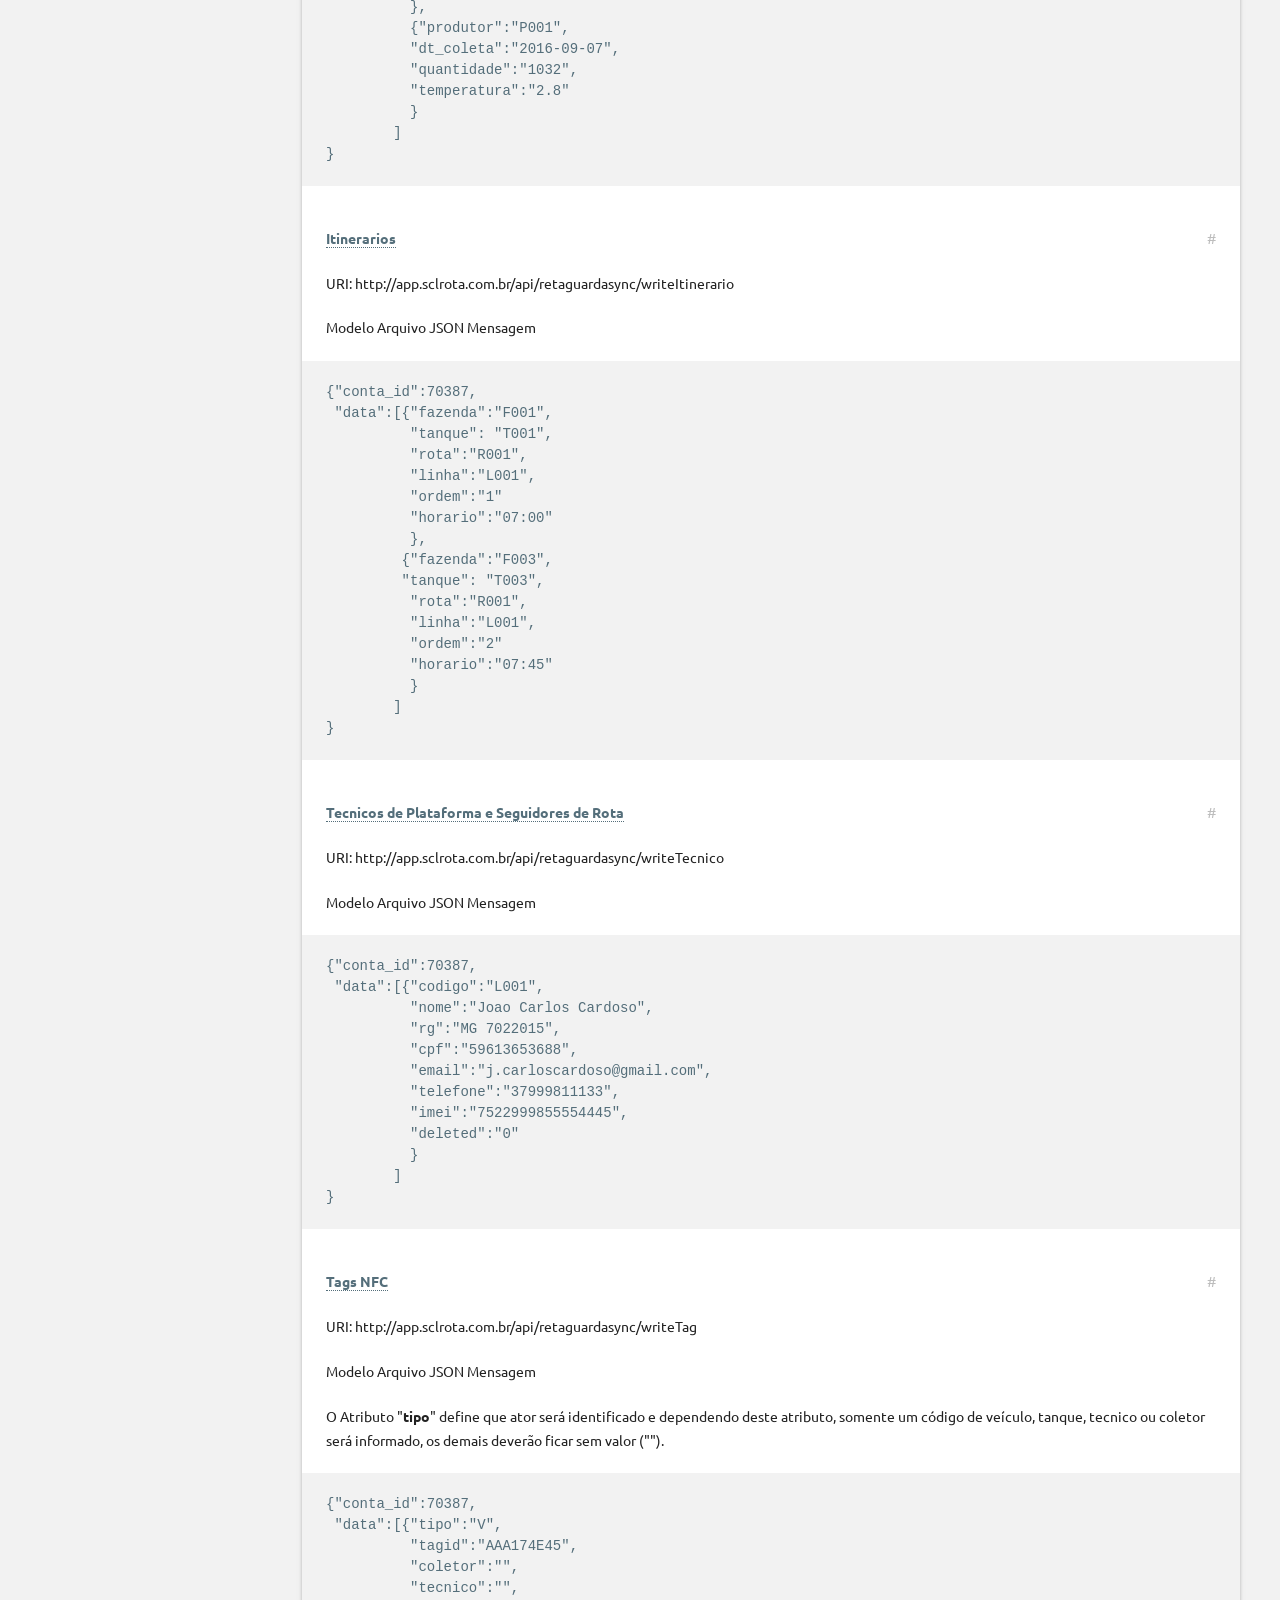
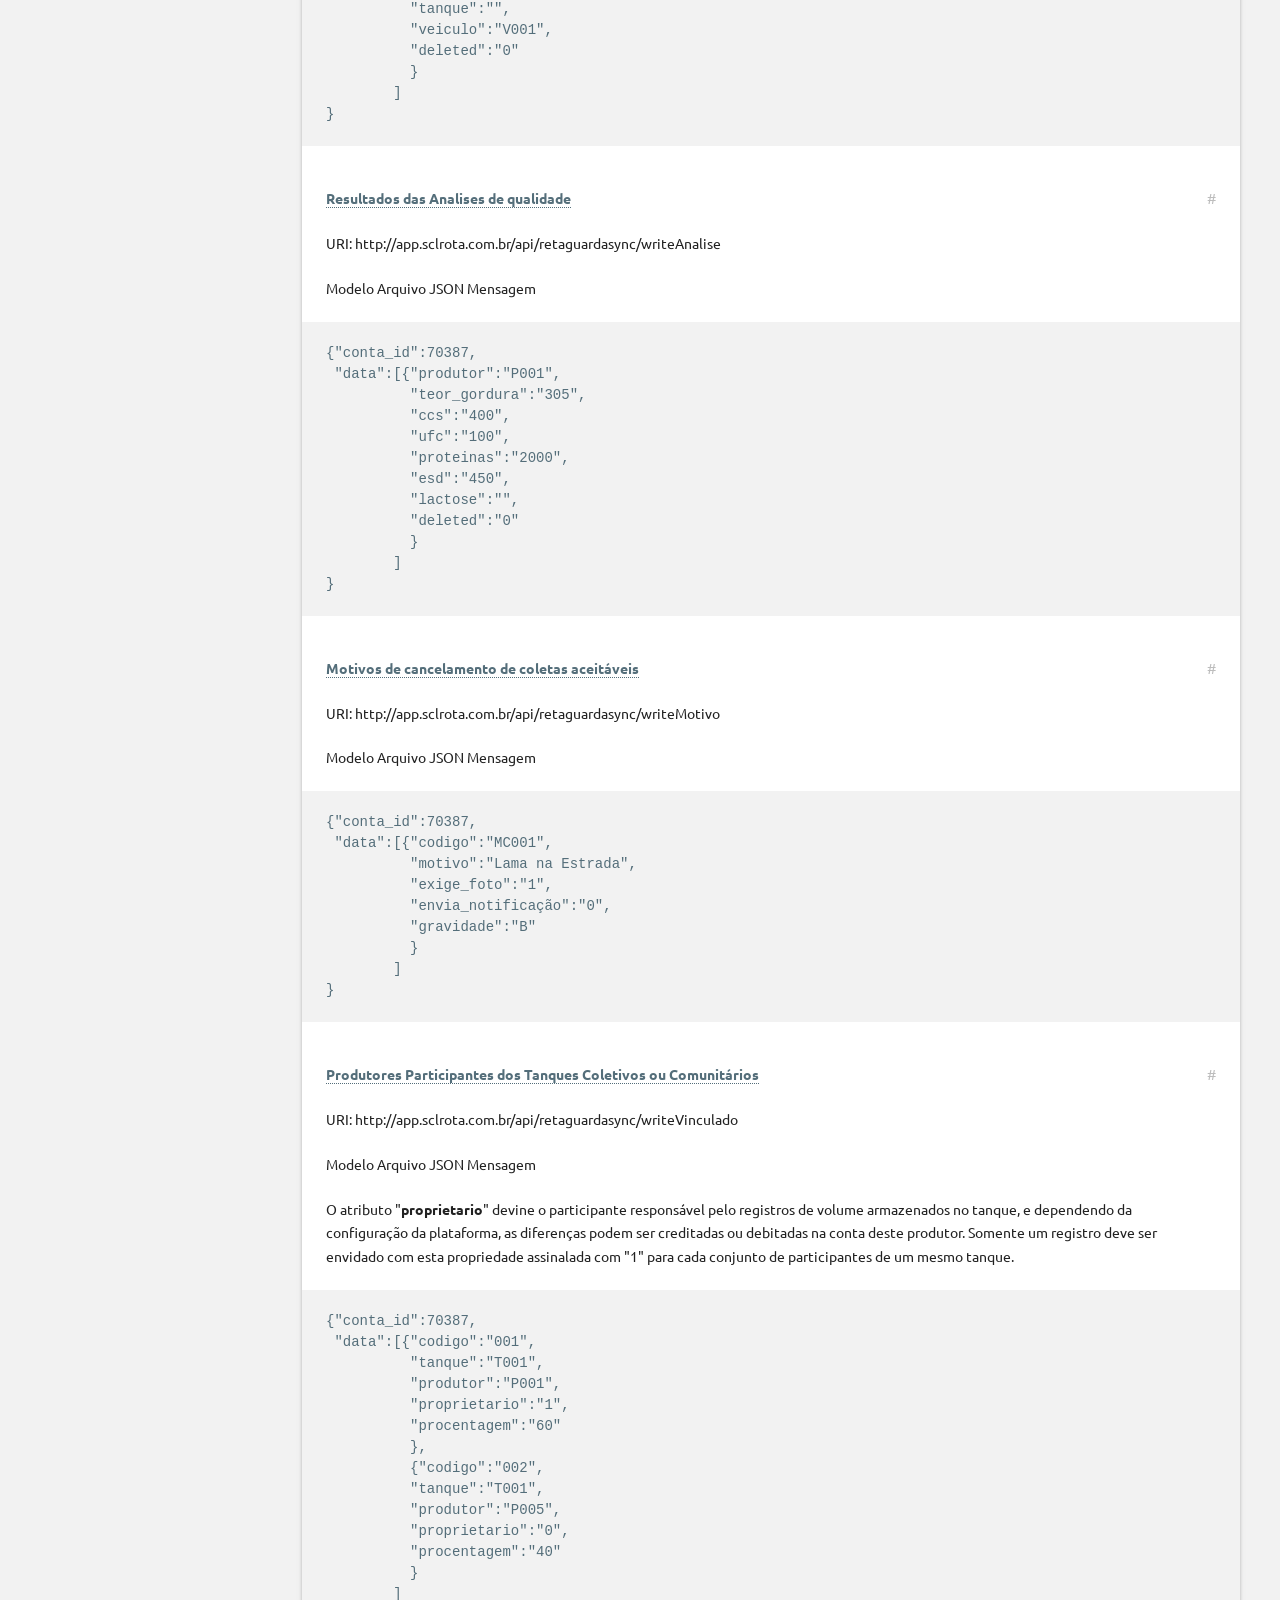
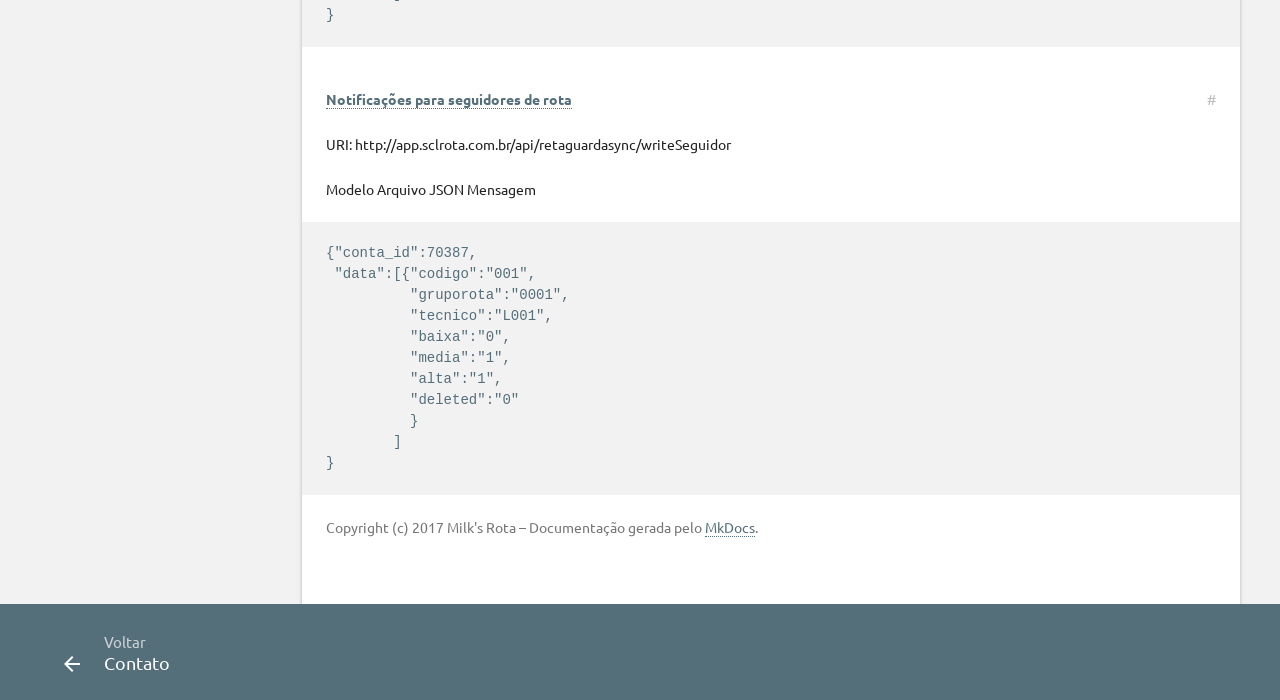
<file: anexos/index.html>
<!DOCTYPE html>
<!--[if lt IE 7 ]><html class="no-js ie6"><![endif]-->
<!--[if IE 7 ]><html class="no-js ie7"><![endif]-->
<!--[if IE 8 ]><html class="no-js ie8"><![endif]-->
<!--[if IE 9 ]><html class="no-js ie9"><![endif]-->
<!--[if (gt IE 9)|!(IE)]><!--> <html class="no-js"> <!--<![endif]-->
  <head>
    <meta charset="utf-8">
    <meta name="viewport" content="width=device-width,user-scalable=no,initial-scale=1,maximum-scale=1">
    
      
        <title>Anexos - Milk's Rota - API de Integração</title>
      
      
      
        <link rel="canonical" href="http://www.milksrota.com.br/anexos/">
      
      
        <meta name="author" content="Otávio Fernandes">
      
    
    <meta property="og:url" content="http://www.milksrota.com.br/anexos/">
    <meta property="og:title" content="Milk's Rota - API de Integração">
    <meta property="og:image" content="http://www.milksrota.com.br/anexos//../images/logo-300x82.png">
    <meta name="apple-mobile-web-app-title" content="Milk's Rota - API de Integração">
    <meta name="apple-mobile-web-app-capable" content="yes">
    <meta name="apple-mobile-web-app-status-bar-style" content="black-translucent">
    
      <link rel="apple-touch-icon" href="../images/logo-300x82.png">
    
    
    <link rel="shortcut icon" type="image/x-icon" href="../assets/images/favicon-e565ddfa3b.ico">
    <link rel="icon" type="image/x-icon" href="../assets/images/favicon-e565ddfa3b.ico">
    <style>
      @font-face {
      	font-family: 'Icon';
      	src: url('../assets/fonts/icon.eot?52m981');
      	src: url('../assets/fonts/icon.eot?#iefix52m981')
               format('embedded-opentype'),
      		   url('../assets/fonts/icon.woff?52m981')
               format('woff'),
      		   url('../assets/fonts/icon.ttf?52m981')
               format('truetype'),
      		   url('../assets/fonts/icon.svg?52m981#icon')
               format('svg');
      	font-weight: normal;
      	font-style: normal;
      }
    </style>
    <link rel="stylesheet" href="../assets/stylesheets/application-b64b728552.css">
    
      <link rel="stylesheet" href="../assets/stylesheets/palettes-05ab2406df.css">
    
    
      
      
      
      <link rel="stylesheet" href="//fonts.googleapis.com/css?family=Ubuntu:400,700|Ubuntu+Mono">
      <style>
        body, input {
          font-family: 'Ubuntu', Helvetica, Arial, sans-serif;
        }
        pre, code {
          font-family: 'Ubuntu Mono', 'Courier New', 'Courier', monospace;
        }
      </style>
    
    
      <link rel="stylesheet" href="../extra.css">
    
    <script src="../assets/javascripts/modernizr-4ab42b99fd.js"></script>
    
  </head>
  
  
  
  <body class="palette-primary-blue-grey ">
    
    <div class="backdrop">
      <div class="backdrop-paper"></div>
    </div>
    <input class="toggle" type="checkbox" id="toggle-drawer">
    <input class="toggle" type="checkbox" id="toggle-search">
    <label class="toggle-button overlay" for="toggle-drawer"></label>
    <header class="header">
      <nav aria-label="Header">
  <div class="bar default">
    <div class="button button-menu" role="button" aria-label="Menu">
      <label class="toggle-button icon icon-menu" for="toggle-drawer">
        <span></span>
      </label>
    </div>
    <div class="stretch">
      <div class="title">
        
          <span class="path">
            
          </span>
        
        Anexos
      </div>
    </div>
    
    
      
      <div class="button button-github" role="button" aria-label="GitHub">
        <a href="https://github.com/oaugustus" title="@oaugustus on GitHub" target="_blank" class="toggle-button icon icon-github"></a>
      </div>
    
    <div class="button button-search" role="button" aria-label="Search">
      <label class="toggle-button icon icon-search" title="Procurar" for="toggle-search"></label>
    </div>
  </div>
  <div class="bar search">
    <div class="button button-close" role="button" aria-label="Close">
      <label class="toggle-button icon icon-back" for="toggle-search"></label>
    </div>
    <div class="stretch">
      <div class="field">
        <input class="query" type="text" placeholder="Procurar" autocapitalize="off" autocorrect="off" autocomplete="off" spellcheck>
      </div>
    </div>
    <div class="button button-reset" role="button" aria-label="Search">
      <button class="toggle-button icon icon-close" id="reset-search"></button>
    </div>
  </div>
</nav>
    </header>
    <main class="main">
      
      <div class="drawer">
        <nav aria-label="Navigation">
  
  <a href="/" class="project">
    <div class="banner">
      
        <div class="">
          <img src="../images/logo-300x82.png" style="width: 200px;">
        </div>
        <div style="text-align: right;">Versão 1.2.1</div>
      
      <!--<div class="name">
        <strong>Milk's Rota - API de Integração Versão 1.2.1</strong>
        
      </div>-->
    </div>
  </a>
  <div class="scrollable">
    <div class="wrapper">
      
      <div class="toc">
        <ul>
          
            
  <li>
    <a class="" title="API de integração" href="..">
      API de integração
    </a>
    
  </li>

          
            
  <li>
    <a class="" title="Métodos leitura e Exclusão" href="../metodos/">
      Métodos leitura e Exclusão
    </a>
    
  </li>

          
            
  <li>
    <a class="" title="Contato" href="../contato/">
      Contato
    </a>
    
  </li>

          
            
  <li>
    <a class="current" title="Anexos" href="./">
      Anexos
    </a>
    
      
      
        <ul>
          
            <li class="anchor">
              <a title="Modelos Arquivos JSON" href="#modelos-arquivos-json">
                Modelos Arquivos JSON
              </a>
            </li>
          
        </ul>
      
    
  </li>

          
        </ul>
        
          <hr>
          <span class="section">Autor</span>
          <ul>
            
            
              
              <li>
                <a href="https://github.com/oaugustus" target="_blank" title="@oaugustus on GitHub">
                  @oaugustus no GitHub
                </a>
              </li>
            
          </ul>
        
      </div>
    </div>
  </div>
</nav>
      </div>
      <article class="article">
        <div class="wrapper">
          
            <h1>Anexos</h1>
          
          <h2 id="modelos-arquivos-json">Modelos Arquivos JSON<a class="headerlink" href="#modelos-arquivos-json" title="Permanent link">#</a></h2>
<hr />
<p><a name="tbgruporotas" > </p>
<h3 id="grupo-de-rotas"><strong>Grupo de Rotas</strong><a class="headerlink" href="#grupo-de-rotas" title="Permanent link">#</a></h3>
<p></a>
  URI: http://app.sclrota.com.br/api/retaguardasync/writeGrupoRota  </p>
<p>Modelo Arquivo JSON Mensagem</p>
<pre class="code"><code>{&quot;conta_id&quot;:70387,
 &quot;data&quot;:[{&quot;codigo&quot;:&quot;001&quot;,
          &quot;nome&quot;:&quot;FM_PARA_MINAS&quot;,
          &quot;deleted&quot;:&quot;0&quot;
         }
        ]
}  </code></pre>


<p><a name="tbrotas" > </p>
<h3 id="rotas"><strong>Rotas</strong><a class="headerlink" href="#rotas" title="Permanent link">#</a></h3>
<p></a></p>
<p>URI: http://app.sclrota.com.br/api/retaguardasync/writeRota  </p>
<p>Modelo Arquivo JSON Mensagem</p>
<pre class="code"><code>{&quot;conta_id&quot;:70387,
  &quot;data&quot;:[{&quot;codigo&quot;:&quot;001&quot;,
           &quot;nome&quot;:&quot;Rota_001&quot;,
           &quot;Tipo_Descarga&quot;:&quot;DP&quot;,
           &quot;grupo_rota&quot;:&quot;001&quot;;
           &quot;deleted&quot;:&quot;0&quot;
           }
         ]
 }  </code></pre>


<p><a name="tblinhas" > </p>
<h3 id="linhas-de-coleta"><strong>Linhas de Coleta</strong><a class="headerlink" href="#linhas-de-coleta" title="Permanent link">#</a></h3>
<p></a>
  URI: http://app.sclrota.com.br/api/retaguardasync/writeLinha  </p>
<p>Modelo Arquivo JSON Mensagem</p>
<pre class="code"><code>{&quot;conta_id&quot;:70387,
 &quot;data&quot;:[{&quot;codigo&quot;:&quot;001&quot;,
          &quot;nome&quot;:&quot;Linha_001&quot;,
          &quot;distancia&quot;:&quot;100.00&quot;,
          &quot;rota&quot;:&quot;001&quot;,
          &quot;deleted&quot;:&quot;0&quot;
          }
        ]
}  </code></pre>


<p><a name="tbcoletores" > </p>
<h3 id="motoristas-coletores"><strong>Motoristas / Coletores</strong><a class="headerlink" href="#motoristas-coletores" title="Permanent link">#</a></h3>
<p></a>
  URI: http://app.sclrota.com.br/api/retaguardasync/writeColetor  </p>
<p>Modelo Arquivo JSON Mensagem</p>
<pre class="code"><code>{&quot;conta_id&quot;:70387,
 &quot;data&quot;:[{&quot;codigo&quot;:&quot;001&quot;,
          &quot;nome&quot;:&quot;Jose Antonio&quot;,
          &quot;rg&quot;:&quot;MG 3201011&quot;,
          &quot;cpf&quot;:&quot;59613653618&quot;,
          &quot;cnh&quot;:&quot;78522552244&quot;,        
          &quot;deleted&quot;:&quot;0&quot;
          }
        ]
}  </code></pre>


<p><a name="tbprodutores" > </p>
<h3 id="produtores"><strong>Produtores</strong><a class="headerlink" href="#produtores" title="Permanent link">#</a></h3>
<p></a>
  URI: http://app.sclrota.com.br/api/retaguardasync/writeProdutor  </p>
<p>Modelo Arquivo JSON Mensagem</p>
<pre class="code"><code>{&quot;conta_id&quot;:70387,
 &quot;data&quot;:[{&quot;codigo&quot;:&quot;P001&quot;,
          &quot;ipo&quot;:&quot;F&quot;
          &quot;nome&quot;:&quot;Jose Maria Melo&quot;,
          &quot;logradouro&quot;:&quot;Rua X&quot;,
          &quot;numero&quot;:&quot;99&quot;,
          &quot;bairro&quot;:&quot;centro&quot;,          
          &quot;cidade&quot;:&quot;Sao Paulo&quot;,       
          &quot;uf&quot;:&quot;SP&quot;,          
          &quot;cep&quot;:&quot;11850000&quot;,
          &quot;doc&quot;:&quot;SP 96801125&quot;,
          &quot;ie&quot;:&quot;&quot;,                
          &quot;deleted&quot;:&quot;0&quot;
          }
        ]
}  </code></pre>


<p><a name="tbfazendas" > </p>
<h3 id="fazendas"><strong>Fazendas</strong><a class="headerlink" href="#fazendas" title="Permanent link">#</a></h3>
<p></a>
  URI: http://app.sclrota.com.br/api/retaguardasync/writeFazenda  </p>
<p>Modelo Arquivo JSON Mensagem</p>
<pre class="code"><code>{&quot;conta_id&quot;:70387,
 &quot;data&quot;:[{&quot;codigo&quot;:&quot;F001&quot;,
          &quot;nome&quot;:&quot;Fazenda Sol Nascente&quot;,
          &quot;logradouro&quot;:&quot;Regiao Furquilha&quot;,
          &quot;numero&quot;:&quot;00&quot;,
          &quot;bairro&quot;:&quot;Zona Rural&quot;,          
          &quot;cidade&quot;:&quot;Sao Paulo&quot;,       
          &quot;uf&quot;:&quot;SP&quot;,          
          &quot;cep&quot;:&quot;11850000&quot;,
          &quot;latitude&quot;:&quot;11853345&quot;,
          &quot;longitude&quot;:&quot;1195000&quot;,
          &quot;produtor&quot;:&quot;P001&quot;,                  
          &quot;deleted&quot;:&quot;0&quot;,
          &quot;filial&quot;: null
          },
          {&quot;codigo&quot;:&quot;F002&quot;,
          &quot;nome&quot;:&quot;Fazenda Miramar&quot;,
          &quot;logradouro&quot;:&quot;Rodovia BR 101&quot;,
          &quot;numero&quot;:&quot;KM 234&quot;,
          &quot;bairro&quot;:&quot;Zona Rural&quot;,          
          &quot;cidade&quot;:&quot;Rio de Janeiro&quot;,          
          &quot;uf&quot;:&quot;RJ&quot;,          
          &quot;cep&quot;:&quot;22530000&quot;,
          &quot;latitude&quot;:&quot;11743345&quot;,
          &quot;longitude&quot;:&quot;1176000&quot;,
          &quot;produtor&quot;:&quot;P002&quot;,                  
          &quot;deleted&quot;:&quot;0&quot;,
          &quot;filial&quot;: null
          }
        ]
}  </code></pre>


<p><a name="tbveiculos" > </p>
<h3 id="veiculos"><strong>Veículos</strong><a class="headerlink" href="#veiculos" title="Permanent link">#</a></h3>
<p></a>
  URI: http://app.sclrota.com.br/api/retaguardasync/writeVeiculo  </p>
<p>Modelo Arquivo JSON Mensagem</p>
<pre class="code"><code>{&quot;conta_id&quot;:70387,
 &quot;data&quot;:[{&quot;codigo&quot;:&quot;V001&quot;,
          &quot;placa&quot;:&quot;XXX-9999&quot;,
          &quot;tipo&quot;:&quot;V&quot;,
          &quot;pesobruto&quot;:&quot;99999&quot;,
          &quot;pesoliquido&quot;:&quot;99999&quot;,          
          &quot;capacidade&quot;:&quot;99999&quot;,                               
          &quot;deleted&quot;:&quot;0&quot;
          }
        ]
}  </code></pre>


<p><a name="tbtanques" > </p>
<h3 id="tanques"><strong>Tanques</strong><a class="headerlink" href="#tanques" title="Permanent link">#</a></h3>
<p></a>
  URI: http://app.sclrota.com.br/api/retaguardasync/writeTanque </p>
<p>A Entidade Tanque recebe os registros de todos os repositórios de armazenamento. Resfriadores das fazendas, compartimentos dos veiculos transportadores, balões e silos de armazenamento na plataforma.</p>
<p>O Atributo "<strong>tipo</strong>" define a função do compartimento e dependendo deste atributo, somente um código de veículo, produtor, fazenda ou coletor será informado, os demais deverão ficar sem valor ("").</p>
<p>Modelo Arquivo JSON Mensagem</p>
<pre class="code"><code>{&quot;conta_id&quot;:70387,
 &quot;data&quot;:[{&quot;codigo&quot;:&quot;T001&quot;,
          &quot;tipo&quot;:&quot;V&quot;,
          &quot;veiculo&quot;:&quot;V001&quot;,
          &quot;fazenda&quot;:&quot;&quot;,
          &quot;comunitario&quot;:&quot;0&quot;,          
          &quot;comunitario_lancamento&quot;:&quot;&quot;,                                
          &quot;comunitario_divisao&quot;:&quot;&quot;,
          &quot;comunitario_diferenca&quot;:&quot;&quot;,                                         
          &quot;comunitario_impressao&quot;:&quot;&quot;,
          &quot;porcentagem&quot;:&quot;&quot;,                                 
          &quot;email&quot;:&quot;&quot;,                                   
          &quot;senha&quot;:&quot;&quot;,                                   
          &quot;deleted&quot;:&quot;0&quot;
          }
        ]
}  </code></pre>


<p><a name="tbextratos" > </p>
<h3 id="extratos-de-coleta"><strong>Extratos de Coleta</strong><a class="headerlink" href="#extratos-de-coleta" title="Permanent link">#</a></h3>
<p></a>
  URI: http://app.sclrota.com.br/api/retaguardasync/writeExtrato </p>
<p>Modelo Arquivo JSON Mensagem</p>
<pre class="code"><code>{&quot;conta_id&quot;:70387,
 &quot;data&quot;:[{&quot;produtor&quot;:&quot;P001&quot;,
          &quot;dt_coleta&quot;:&quot;2016-09-09&quot;,
          &quot;quantidade&quot;:&quot;958&quot;,
          &quot;temperatura&quot;:&quot;2.5&quot;         
          },
          {&quot;produtor&quot;:&quot;P001&quot;,
          &quot;dt_coleta&quot;:&quot;2016-09-07&quot;,
          &quot;quantidade&quot;:&quot;1032&quot;,
          &quot;temperatura&quot;:&quot;2.8&quot;         
          }
        ]
}  </code></pre>


<p><a name="tbitinerarios" > </p>
<h3 id="itinerarios"><strong>Itinerarios</strong><a class="headerlink" href="#itinerarios" title="Permanent link">#</a></h3>
<p></a>
  URI: http://app.sclrota.com.br/api/retaguardasync/writeItinerario </p>
<p>Modelo Arquivo JSON Mensagem</p>
<pre class="code"><code>{&quot;conta_id&quot;:70387,
 &quot;data&quot;:[{&quot;fazenda&quot;:&quot;F001&quot;,
          &quot;tanque&quot;: &quot;T001&quot;,  
          &quot;rota&quot;:&quot;R001&quot;,
          &quot;linha&quot;:&quot;L001&quot;,
          &quot;ordem&quot;:&quot;1&quot;   
          &quot;horario&quot;:&quot;07:00&quot;     
          },
         {&quot;fazenda&quot;:&quot;F003&quot;,
         &quot;tanque&quot;: &quot;T003&quot;,
          &quot;rota&quot;:&quot;R001&quot;,
          &quot;linha&quot;:&quot;L001&quot;,
          &quot;ordem&quot;:&quot;2&quot;   
          &quot;horario&quot;:&quot;07:45&quot;     
          }
        ]
}  </code></pre>


<p><a name="tbtecnicos" > </p>
<h3 id="tecnicos-de-plataforma-e-seguidores-de-rota"><strong>Tecnicos de Plataforma e Seguidores de Rota</strong><a class="headerlink" href="#tecnicos-de-plataforma-e-seguidores-de-rota" title="Permanent link">#</a></h3>
<p></a>
  URI: http://app.sclrota.com.br/api/retaguardasync/writeTecnico  </p>
<p>Modelo Arquivo JSON Mensagem</p>
<pre class="code"><code>{&quot;conta_id&quot;:70387,
 &quot;data&quot;:[{&quot;codigo&quot;:&quot;L001&quot;,
          &quot;nome&quot;:&quot;Joao Carlos Cardoso&quot;,
          &quot;rg&quot;:&quot;MG 7022015&quot;,
          &quot;cpf&quot;:&quot;59613653688&quot;,
          &quot;email&quot;:&quot;j.carloscardoso@gmail.com&quot;,        
          &quot;telefone&quot;:&quot;37999811133&quot;,       
          &quot;imei&quot;:&quot;7522999855554445&quot;,                  
          &quot;deleted&quot;:&quot;0&quot;
          }
        ]
}  </code></pre>


<p><a name="tbtags" > </p>
<h3 id="tags-nfc"><strong>Tags NFC </strong><a class="headerlink" href="#tags-nfc" title="Permanent link">#</a></h3>
<p></a>
  URI: http://app.sclrota.com.br/api/retaguardasync/writeTag  </p>
<p>Modelo Arquivo JSON Mensagem</p>
<p>O Atributo "<strong>tipo</strong>" define que ator será identificado e dependendo deste atributo, somente um código de veículo, tanque, tecnico ou coletor será informado, os demais deverão ficar sem valor ("").</p>
<pre class="code"><code>{&quot;conta_id&quot;:70387,
 &quot;data&quot;:[{&quot;tipo&quot;:&quot;V&quot;,
          &quot;tagid&quot;:&quot;AAA174E45&quot;,
          &quot;coletor&quot;:&quot;&quot;,
          &quot;tecnico&quot;:&quot;&quot;,
          &quot;tanque&quot;:&quot;&quot;,        
          &quot;veiculo&quot;:&quot;V001&quot;,               
          &quot;deleted&quot;:&quot;0&quot;
          }
        ]
}  </code></pre>


<p><a name="tbanalises" > </p>
<h3 id="resultados-das-analises-de-qualidade"><strong>Resultados das Analises de qualidade </strong><a class="headerlink" href="#resultados-das-analises-de-qualidade" title="Permanent link">#</a></h3>
<p></a>
  URI: http://app.sclrota.com.br/api/retaguardasync/writeAnalise  </p>
<p>Modelo Arquivo JSON Mensagem  </p>
<pre class="code"><code>{&quot;conta_id&quot;:70387,
 &quot;data&quot;:[{&quot;produtor&quot;:&quot;P001&quot;,
          &quot;teor_gordura&quot;:&quot;305&quot;,
          &quot;ccs&quot;:&quot;400&quot;,
          &quot;ufc&quot;:&quot;100&quot;,
          &quot;proteinas&quot;:&quot;2000&quot;,         
          &quot;esd&quot;:&quot;450&quot;,
          &quot;lactose&quot;:&quot;&quot;,       
          &quot;deleted&quot;:&quot;0&quot;
          }
        ]
}  </code></pre>


<p><a name="tbmotivos" > </p>
<h3 id="motivos-de-cancelamento-de-coletas-aceitaveis"><strong>Motivos de cancelamento de coletas aceitáveis </strong><a class="headerlink" href="#motivos-de-cancelamento-de-coletas-aceitaveis" title="Permanent link">#</a></h3>
<p></a>
  URI: http://app.sclrota.com.br/api/retaguardasync/writeMotivo  </p>
<p>Modelo Arquivo JSON Mensagem  </p>
<pre class="code"><code>{&quot;conta_id&quot;:70387,
 &quot;data&quot;:[{&quot;codigo&quot;:&quot;MC001&quot;,
          &quot;motivo&quot;:&quot;Lama na Estrada&quot;,
          &quot;exige_foto&quot;:&quot;1&quot;,
          &quot;envia_notificação&quot;:&quot;0&quot;,
          &quot;gravidade&quot;:&quot;B&quot;                                 
          }
        ]
}  </code></pre>


<p><a name="tbvinculados" > </p>
<h3 id="produtores-participantes-dos-tanques-coletivos-ou-comunitarios"><strong>Produtores Participantes dos Tanques Coletivos ou Comunitários</strong><a class="headerlink" href="#produtores-participantes-dos-tanques-coletivos-ou-comunitarios" title="Permanent link">#</a></h3>
<p></a>
  URI: http://app.sclrota.com.br/api/retaguardasync/writeVinculado  </p>
<p>Modelo Arquivo JSON Mensagem  </p>
<p>O atributo "<strong>proprietario</strong>" devine o participante responsável pelo registros de volume armazenados no tanque, e dependendo da configuração da plataforma, as diferenças podem ser creditadas ou debitadas na conta deste produtor. Somente um registro deve ser envidado com esta propriedade assinalada com "1" para cada conjunto de participantes de um mesmo tanque.</p>
<pre class="code"><code>{&quot;conta_id&quot;:70387,
 &quot;data&quot;:[{&quot;codigo&quot;:&quot;001&quot;,
          &quot;tanque&quot;:&quot;T001&quot;,
          &quot;produtor&quot;:&quot;P001&quot;,
          &quot;proprietario&quot;:&quot;1&quot;,
          &quot;procentagem&quot;:&quot;60&quot;                                  
          },
          {&quot;codigo&quot;:&quot;002&quot;,
          &quot;tanque&quot;:&quot;T001&quot;,
          &quot;produtor&quot;:&quot;P005&quot;,
          &quot;proprietario&quot;:&quot;0&quot;,
          &quot;procentagem&quot;:&quot;40&quot;                                  
          }
        ]
}  </code></pre>


<p><a name="tbseguidores" > </p>
<h3 id="notificacoes-para-seguidores-de-rota"><strong>Notificações para seguidores de rota </strong><a class="headerlink" href="#notificacoes-para-seguidores-de-rota" title="Permanent link">#</a></h3>
<p></a>
  URI: http://app.sclrota.com.br/api/retaguardasync/writeSeguidor  </p>
<p>Modelo Arquivo JSON Mensagem  </p>
<pre class="code"><code>{&quot;conta_id&quot;:70387,
 &quot;data&quot;:[{&quot;codigo&quot;:&quot;001&quot;,
          &quot;gruporota&quot;:&quot;0001&quot;,
          &quot;tecnico&quot;:&quot;L001&quot;,
          &quot;baixa&quot;:&quot;0&quot;,
          &quot;media&quot;:&quot;1&quot;,
          &quot;alta&quot;:&quot;1&quot;,
          &quot;deleted&quot;:&quot;0&quot; 
          }
        ]
}  </code></pre>
          <aside class="copyright" role="note">
            
              Copyright (c) 2017 Milk's Rota &ndash;
            
            Documentação gerada pelo
            <a href="http://www.mkdocs.org" target="_blank">MkDocs</a>.
          </aside>
          
            <footer class="footer">
              
  <nav class="pagination" aria-label="Footer">
    <div class="previous">
      
        <a href="../contato/" title="Contato">
          <span class="direction">
            Voltar
          </span>
          <div class="page">
            <div class="button button-previous" role="button" aria-label="Previous">
              <i class="icon icon-back"></i>
            </div>
            <div class="stretch">
              <div class="title">
                Contato
              </div>
            </div>
          </div>
        </a>
      
    </div>
    <div class="next">
      
    </div>
  </nav>

            </footer>
          
        </div>
      </article>
      <div class="results" role="status" aria-live="polite">
        <div class="scrollable">
          <div class="wrapper">
            <div class="meta"></div>
            <div class="list"></div>
          </div>
        </div>
      </div>
    </main>
    <script>
      var base_url = '..';
      var repo_id  = '';
    </script>
    <script src="../assets/javascripts/application-997097ee0c.js"></script>
    
    
  </body>
</html>
</file>
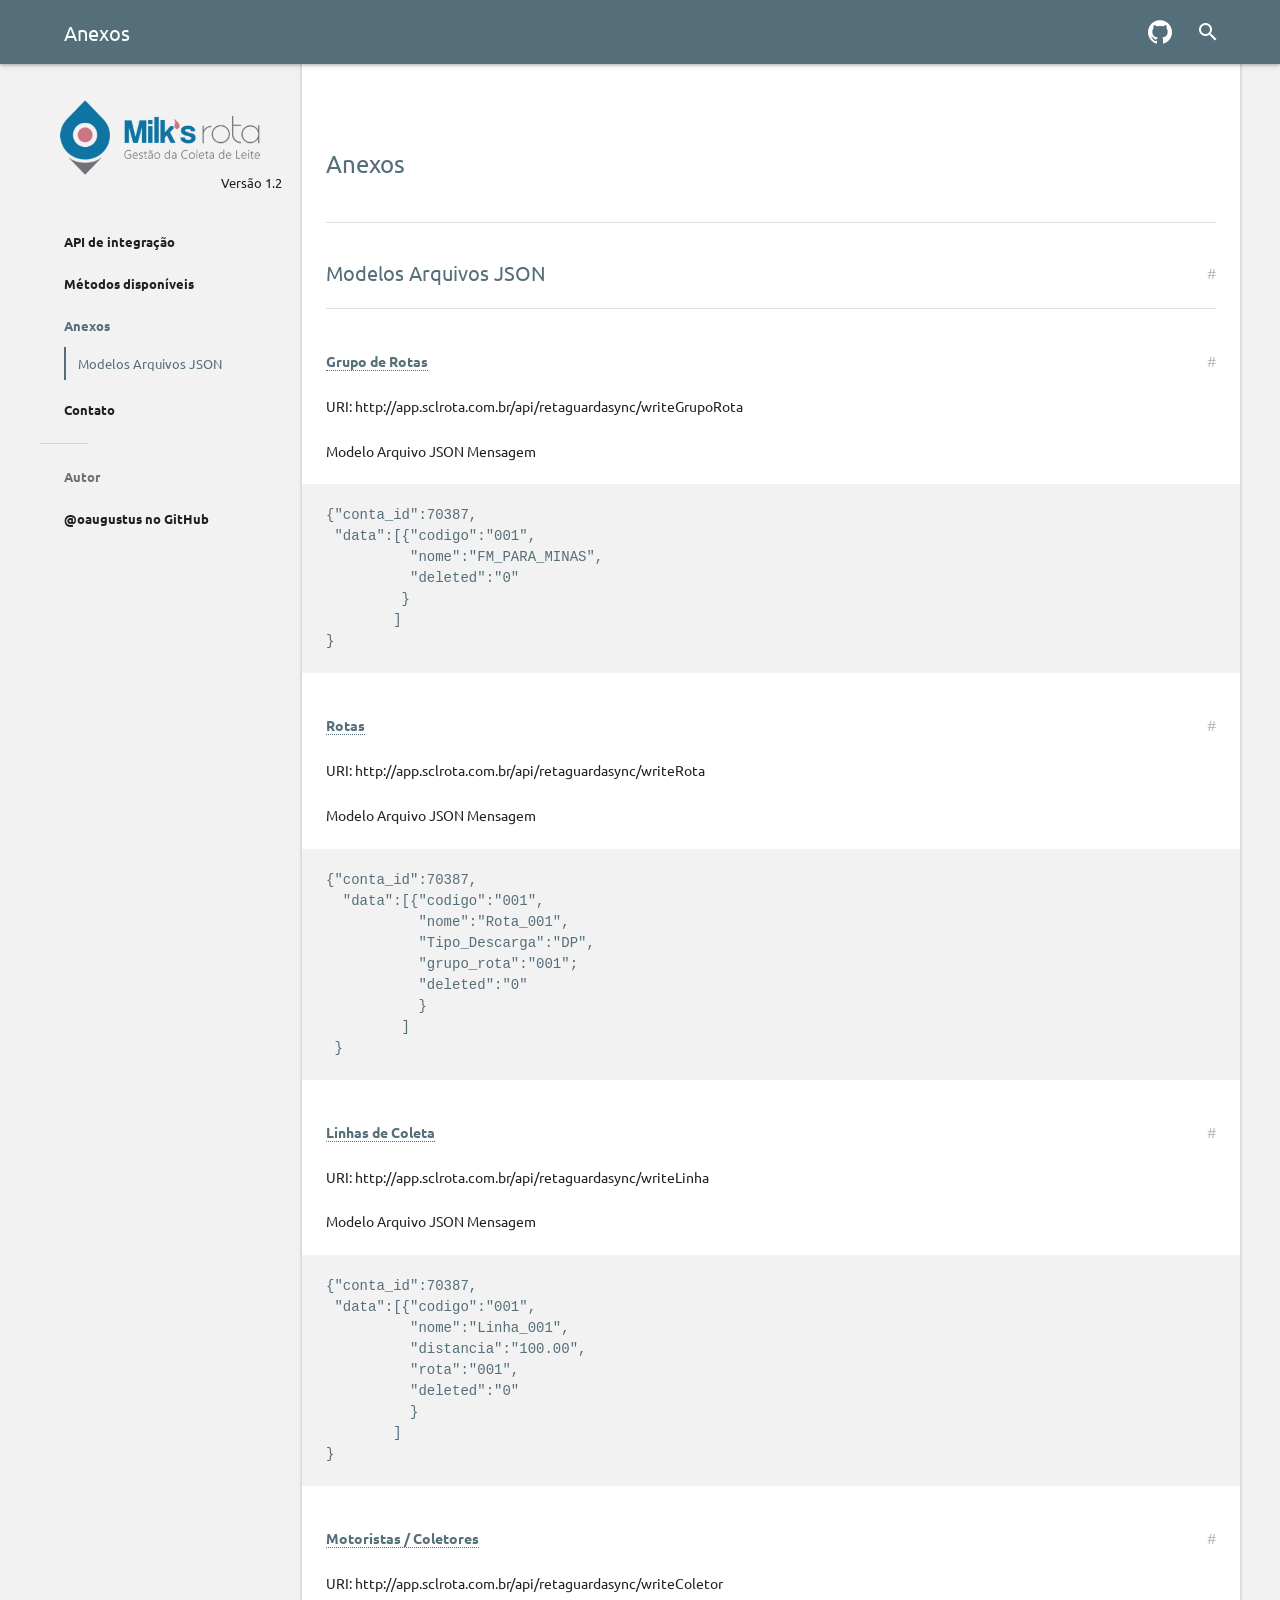
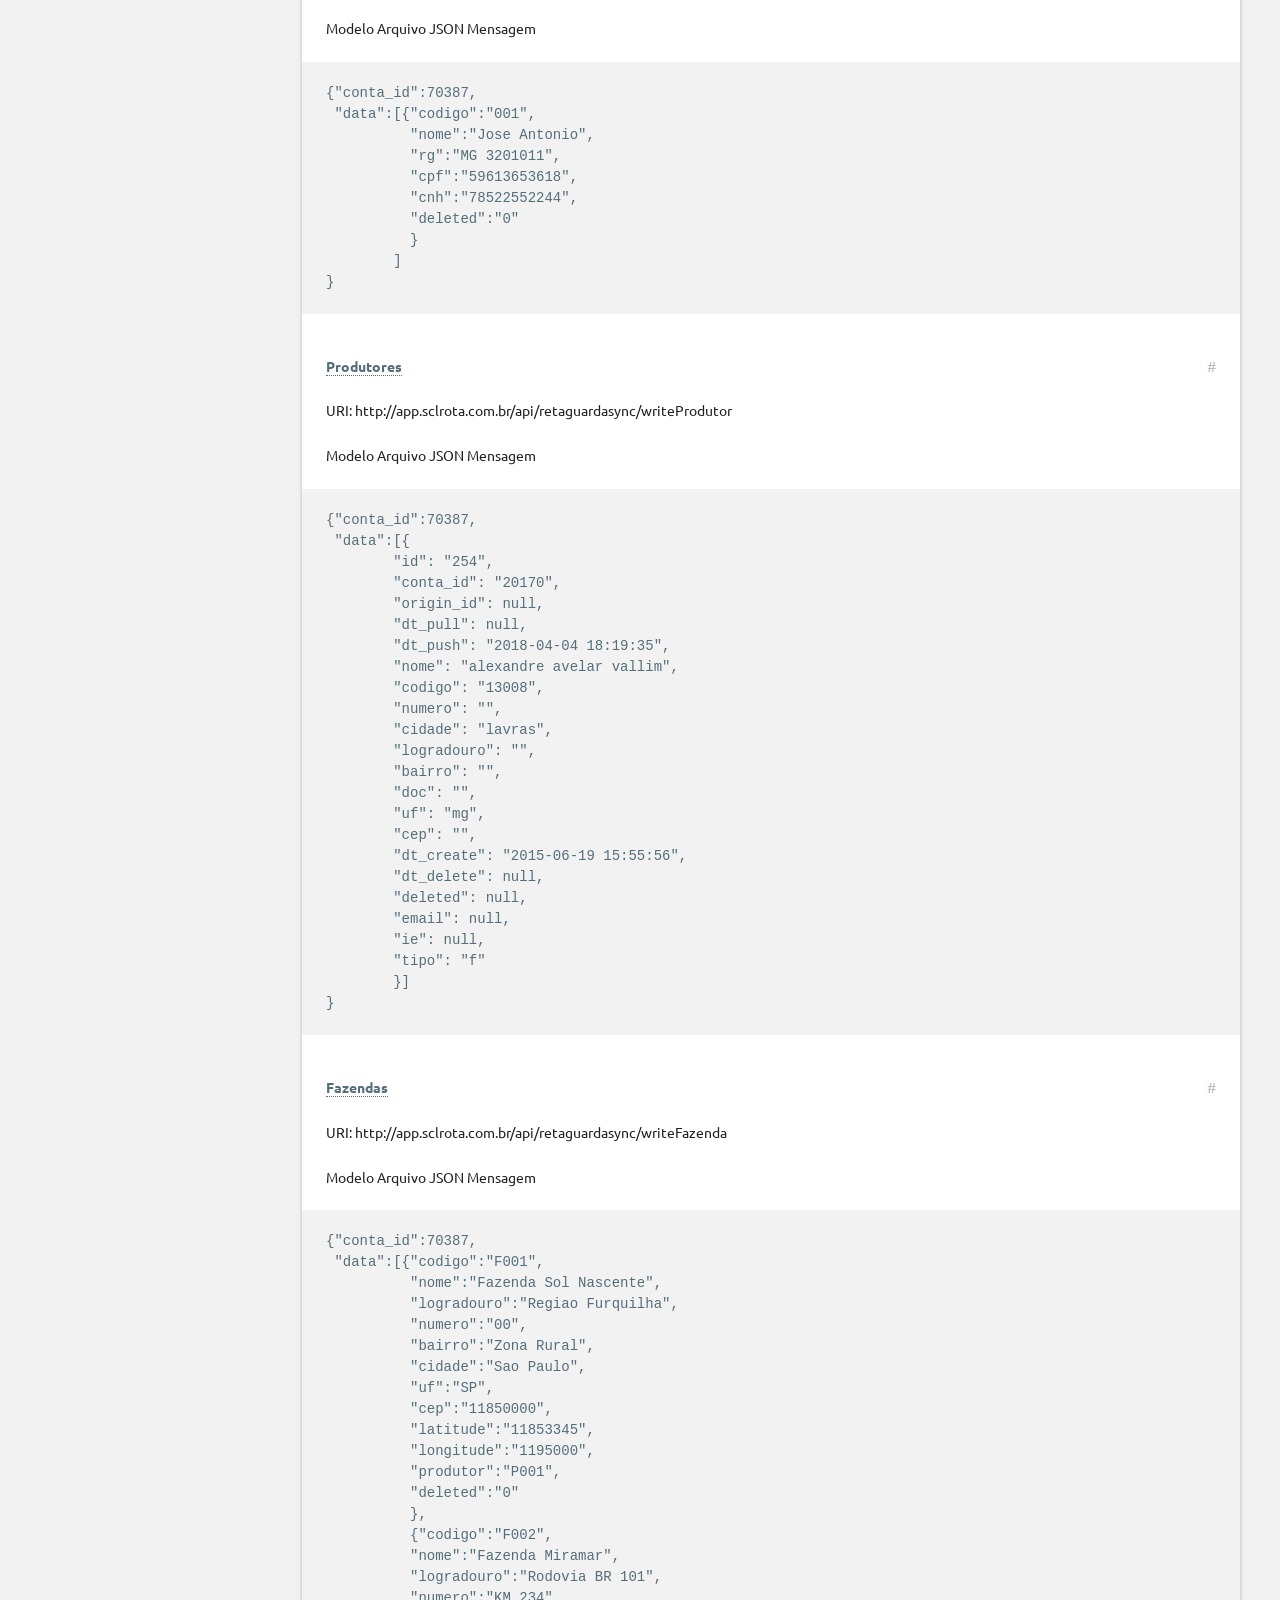
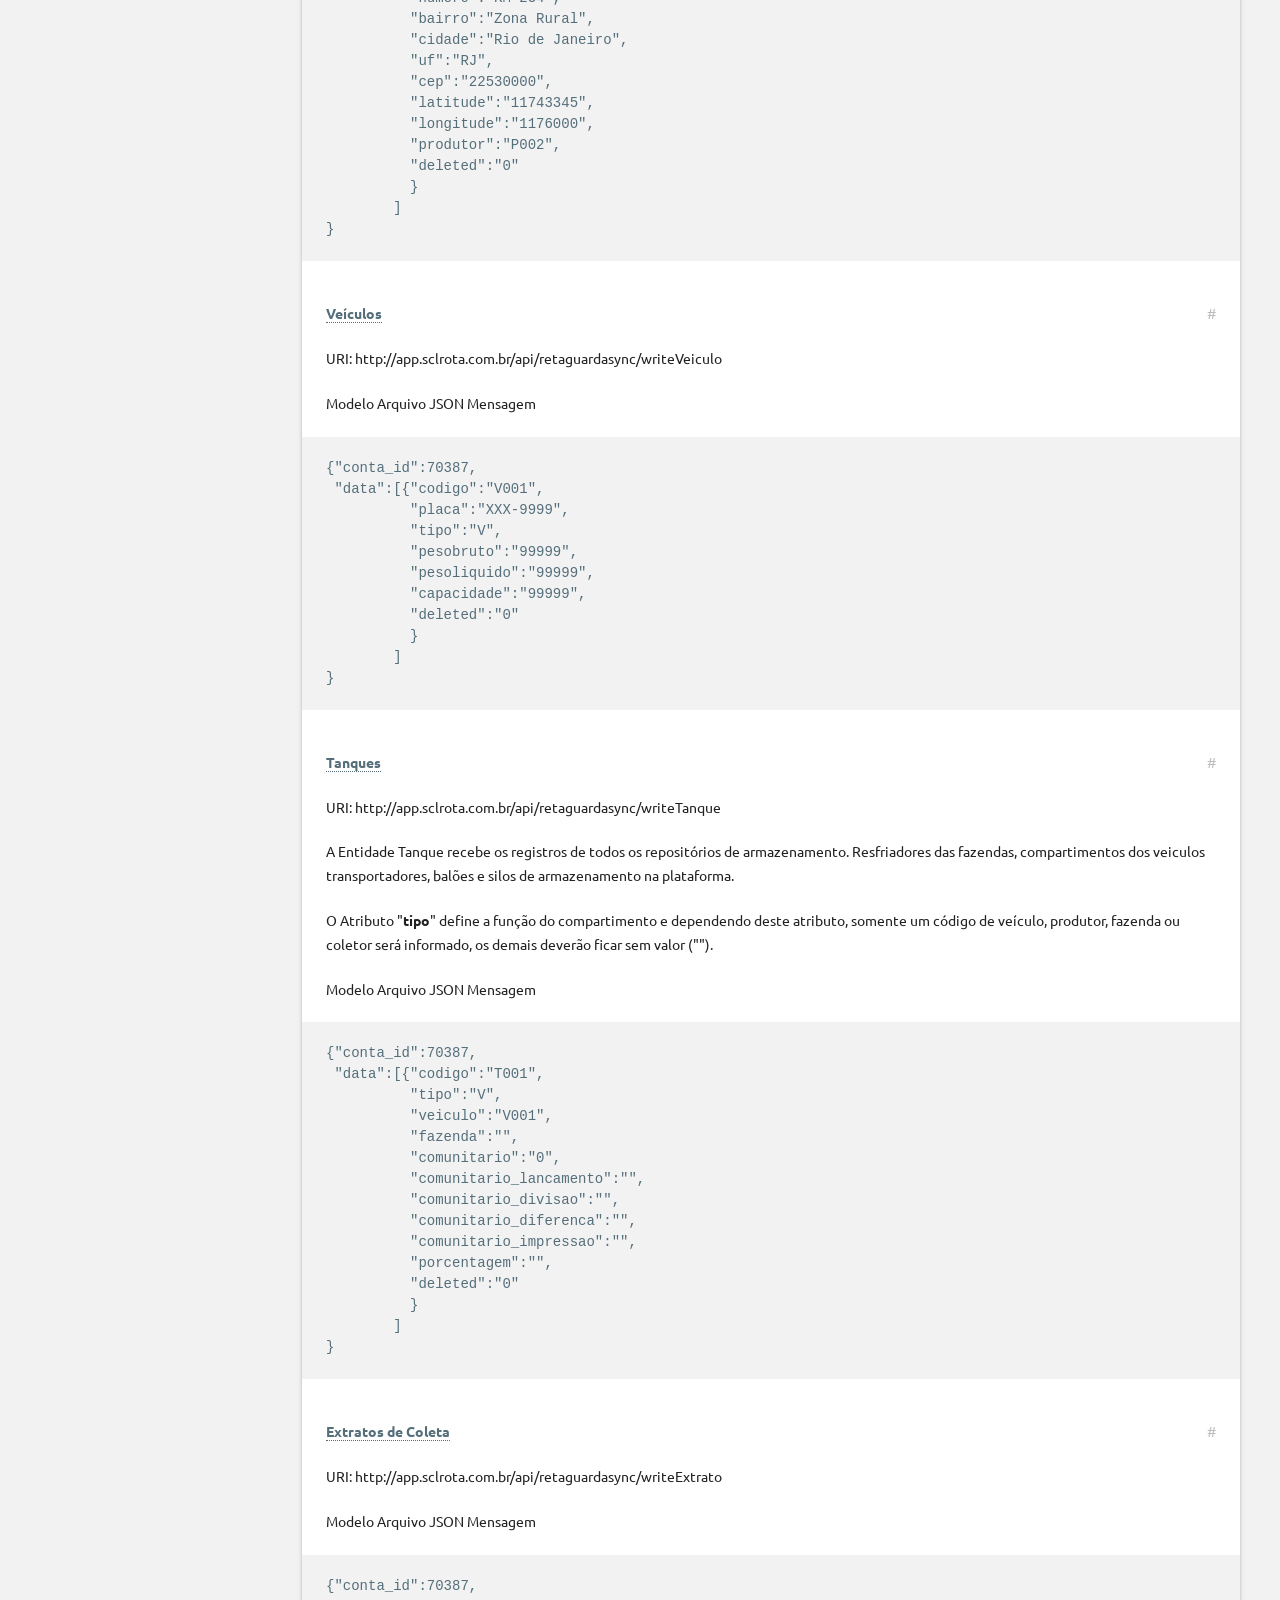
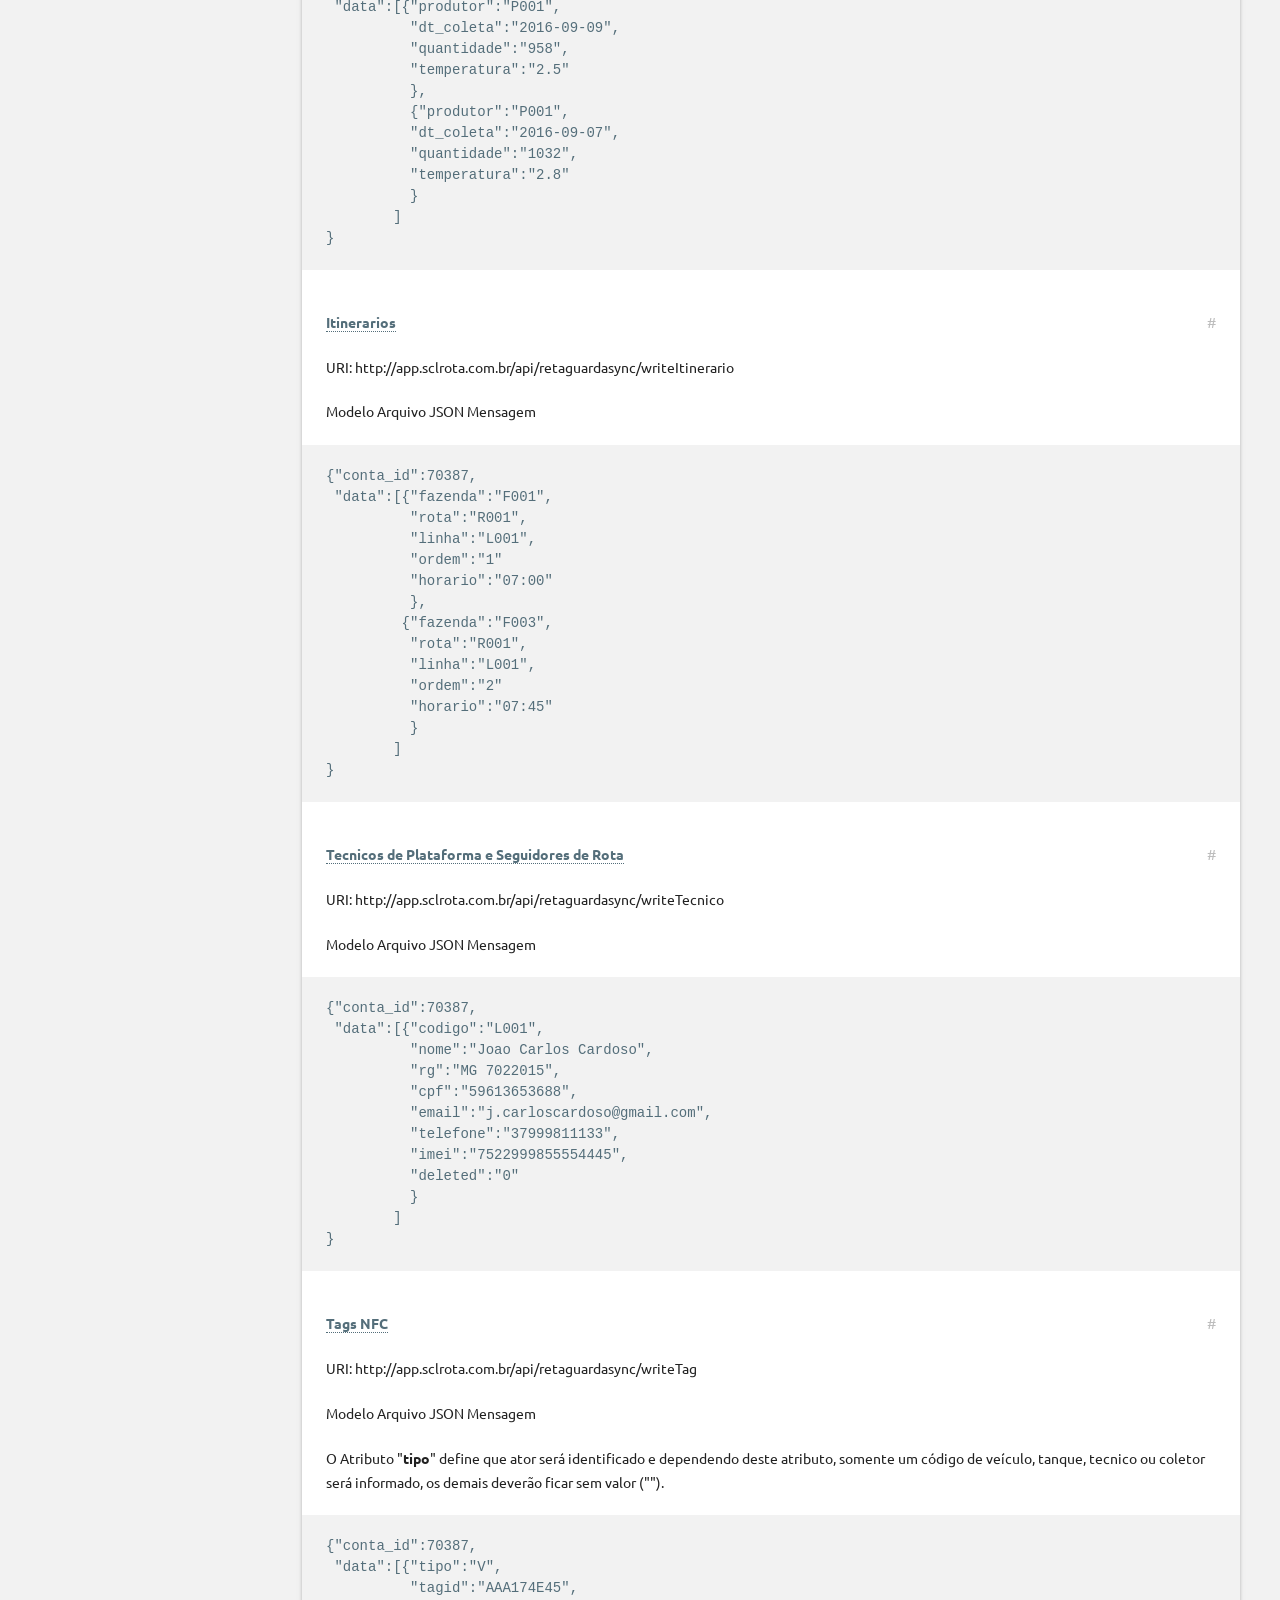
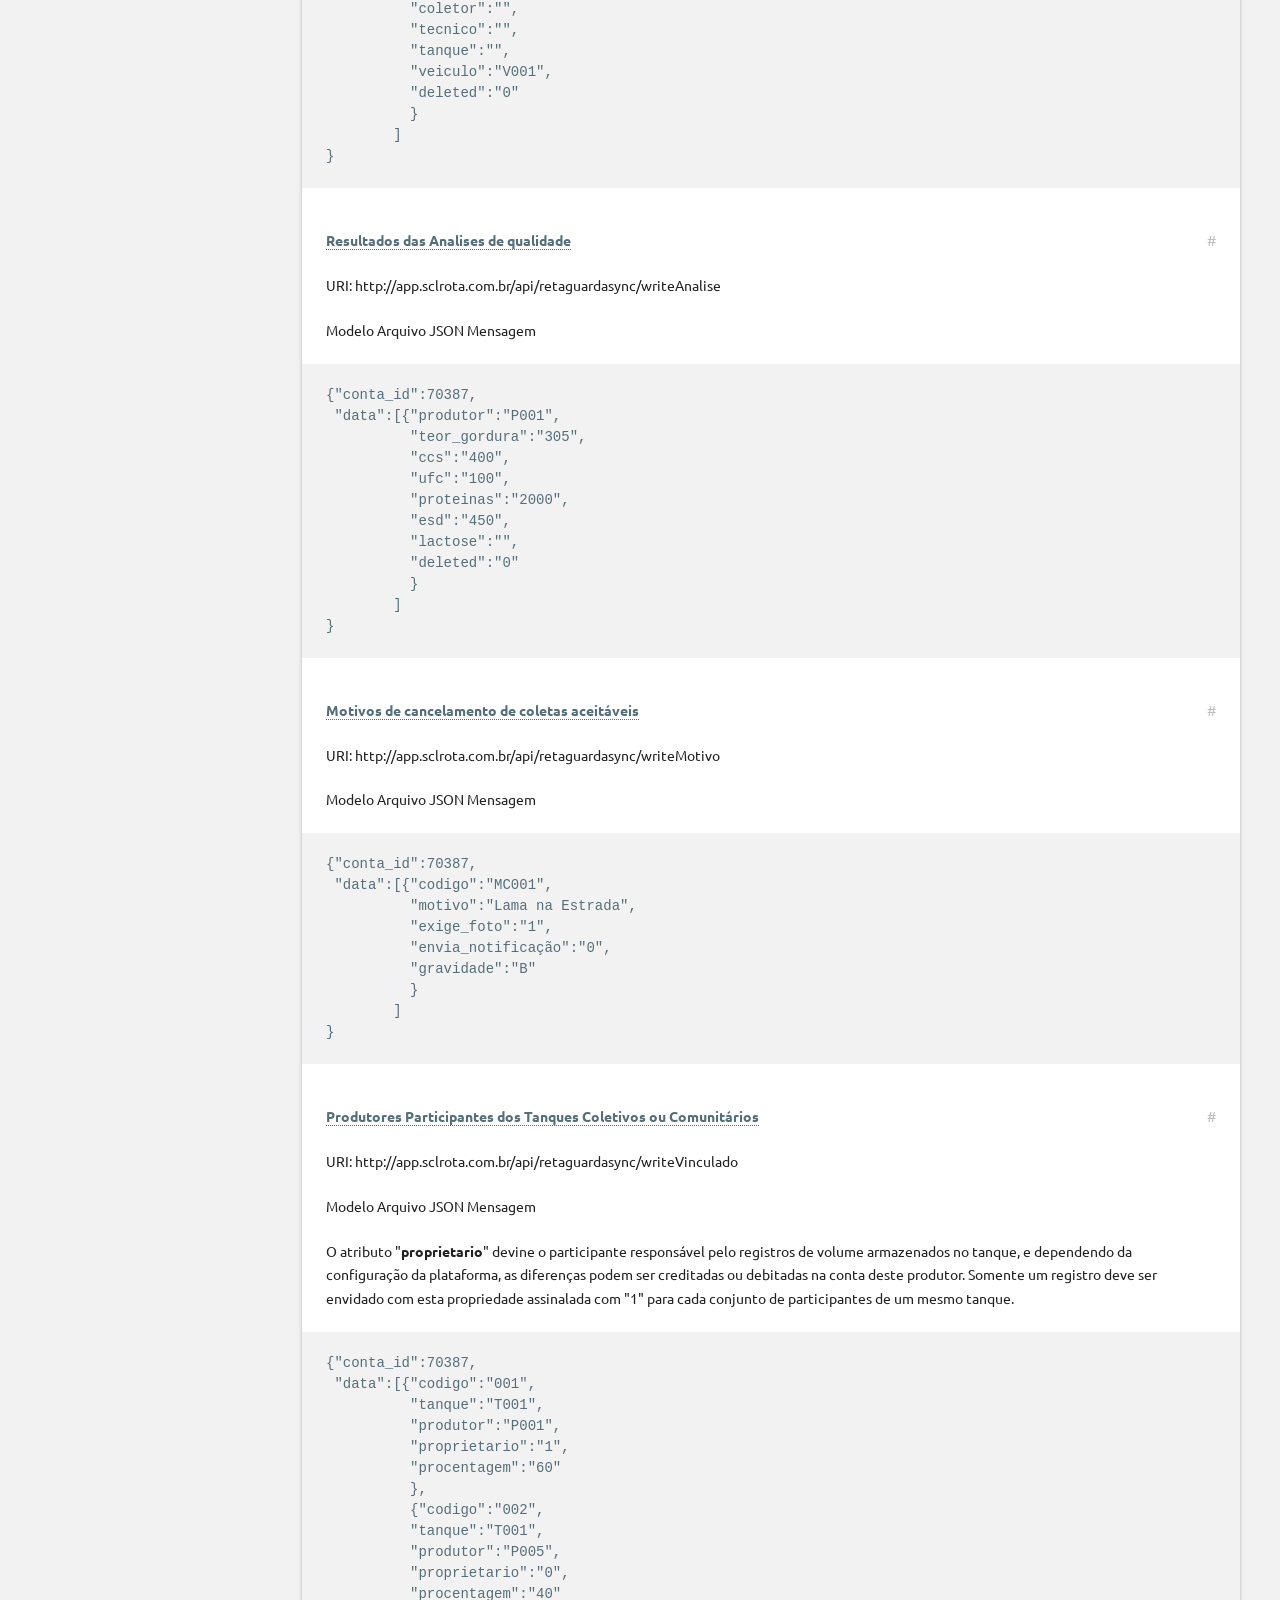
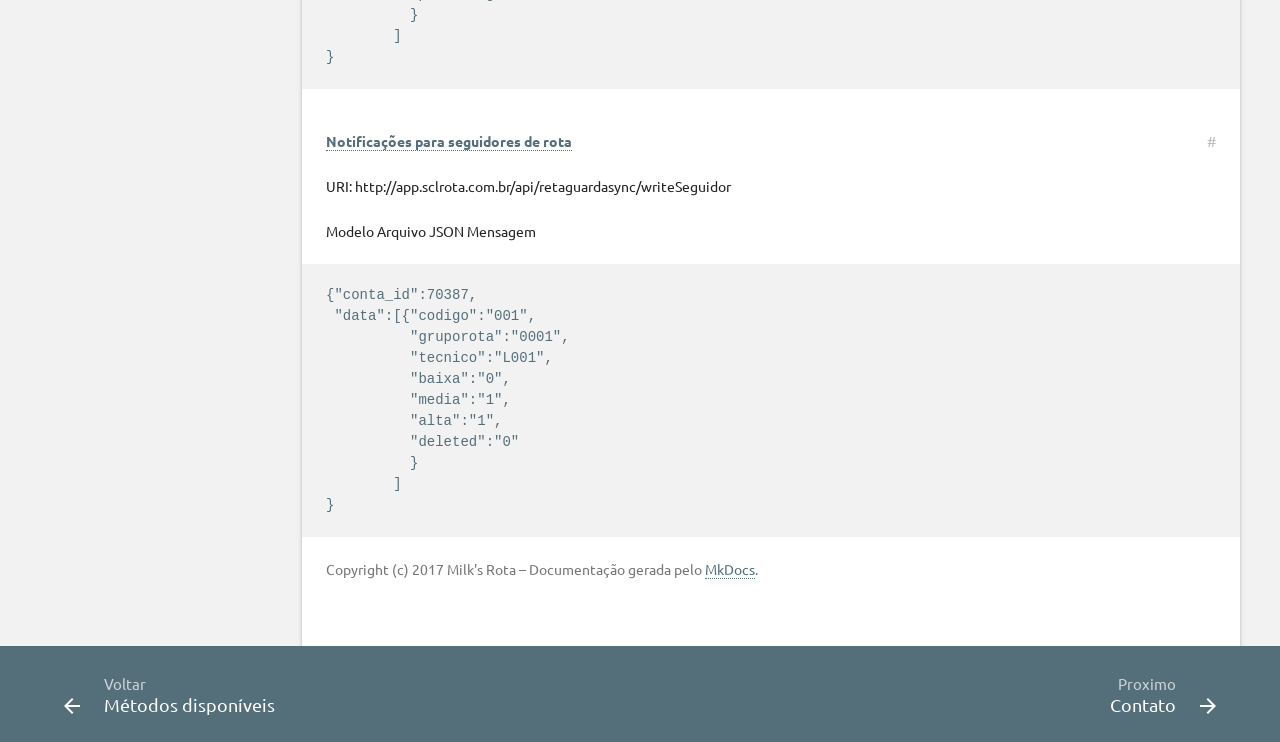
<file: Anexos/index.html>
<!DOCTYPE html>
<!--[if lt IE 7 ]><html class="no-js ie6"><![endif]-->
<!--[if IE 7 ]><html class="no-js ie7"><![endif]-->
<!--[if IE 8 ]><html class="no-js ie8"><![endif]-->
<!--[if IE 9 ]><html class="no-js ie9"><![endif]-->
<!--[if (gt IE 9)|!(IE)]><!--> <html class="no-js"> <!--<![endif]-->
  <head>
    <meta charset="utf-8">
    <meta name="viewport" content="width=device-width,user-scalable=no,initial-scale=1,maximum-scale=1">
    
      
        <title>Anexos - Milk's Rota - API de Integração</title>
      
      
      
        <link rel="canonical" href="http://www.milksrota.com.br/Anexos/">
      
      
        <meta name="author" content="Otávio Fernandes">
      
    
    <meta property="og:url" content="http://www.milksrota.com.br/Anexos/">
    <meta property="og:title" content="Milk's Rota - API de Integração">
    <meta property="og:image" content="http://www.milksrota.com.br/Anexos//../images/logo-300x82.png">
    <meta name="apple-mobile-web-app-title" content="Milk's Rota - API de Integração">
    <meta name="apple-mobile-web-app-capable" content="yes">
    <meta name="apple-mobile-web-app-status-bar-style" content="black-translucent">
    
      <link rel="apple-touch-icon" href="../images/logo-300x82.png">
    
    
    <link rel="shortcut icon" type="image/x-icon" href="../assets/images/favicon-e565ddfa3b.ico">
    <link rel="icon" type="image/x-icon" href="../assets/images/favicon-e565ddfa3b.ico">
    <style>
      @font-face {
      	font-family: 'Icon';
      	src: url('../assets/fonts/icon.eot?52m981');
      	src: url('../assets/fonts/icon.eot?#iefix52m981')
               format('embedded-opentype'),
      		   url('../assets/fonts/icon.woff?52m981')
               format('woff'),
      		   url('../assets/fonts/icon.ttf?52m981')
               format('truetype'),
      		   url('../assets/fonts/icon.svg?52m981#icon')
               format('svg');
      	font-weight: normal;
      	font-style: normal;
      }
    </style>
    <link rel="stylesheet" href="../assets/stylesheets/application-b64b728552.css">
    
      <link rel="stylesheet" href="../assets/stylesheets/palettes-05ab2406df.css">
    
    
      
      
      
      <link rel="stylesheet" href="//fonts.googleapis.com/css?family=Ubuntu:400,700|Ubuntu+Mono">
      <style>
        body, input {
          font-family: 'Ubuntu', Helvetica, Arial, sans-serif;
        }
        pre, code {
          font-family: 'Ubuntu Mono', 'Courier New', 'Courier', monospace;
        }
      </style>
    
    
      <link rel="stylesheet" href="../extra.css">
    
    <script src="../assets/javascripts/modernizr-4ab42b99fd.js"></script>
    
  </head>
  
  
  
  <body class="palette-primary-blue-grey ">
    
    <div class="backdrop">
      <div class="backdrop-paper"></div>
    </div>
    <input class="toggle" type="checkbox" id="toggle-drawer">
    <input class="toggle" type="checkbox" id="toggle-search">
    <label class="toggle-button overlay" for="toggle-drawer"></label>
    <header class="header">
      <nav aria-label="Header">
  <div class="bar default">
    <div class="button button-menu" role="button" aria-label="Menu">
      <label class="toggle-button icon icon-menu" for="toggle-drawer">
        <span></span>
      </label>
    </div>
    <div class="stretch">
      <div class="title">
        
          <span class="path">
            
          </span>
        
        Anexos
      </div>
    </div>
    
    
      
      <div class="button button-github" role="button" aria-label="GitHub">
        <a href="https://github.com/oaugustus" title="@oaugustus on GitHub" target="_blank" class="toggle-button icon icon-github"></a>
      </div>
    
    <div class="button button-search" role="button" aria-label="Search">
      <label class="toggle-button icon icon-search" title="Procurar" for="toggle-search"></label>
    </div>
  </div>
  <div class="bar search">
    <div class="button button-close" role="button" aria-label="Close">
      <label class="toggle-button icon icon-back" for="toggle-search"></label>
    </div>
    <div class="stretch">
      <div class="field">
        <input class="query" type="text" placeholder="Procurar" autocapitalize="off" autocorrect="off" autocomplete="off" spellcheck>
      </div>
    </div>
    <div class="button button-reset" role="button" aria-label="Search">
      <button class="toggle-button icon icon-close" id="reset-search"></button>
    </div>
  </div>
</nav>
    </header>
    <main class="main">
      
      <div class="drawer">
        <nav aria-label="Navigation">
  
  <a href="/" class="project">
    <div class="banner">
      
        <div class="">
          <img src="../images/logo-300x82.png" style="width: 200px;">
        </div>
        <div style="text-align: right;">Versão 1.2</div>
      
      <!--<div class="name">
        <strong>Milk's Rota - API de Integração Versão 1.2</strong>
        
      </div>-->
    </div>
  </a>
  <div class="scrollable">
    <div class="wrapper">
      
      <div class="toc">
        <ul>
          
            
  <li>
    <a class="" title="API de integração" href="..">
      API de integração
    </a>
    
  </li>

          
            
  <li>
    <a class="" title="Métodos disponíveis" href="../metodos/">
      Métodos disponíveis
    </a>
    
  </li>

          
            
  <li>
    <a class="current" title="Anexos" href="./">
      Anexos
    </a>
    
      
      
        <ul>
          
            <li class="anchor">
              <a title="Modelos Arquivos JSON" href="#modelos-arquivos-json">
                Modelos Arquivos JSON
              </a>
            </li>
          
        </ul>
      
    
  </li>

          
            
  <li>
    <a class="" title="Contato" href="../contato/">
      Contato
    </a>
    
  </li>

          
        </ul>
        
          <hr>
          <span class="section">Autor</span>
          <ul>
            
            
              
              <li>
                <a href="https://github.com/oaugustus" target="_blank" title="@oaugustus on GitHub">
                  @oaugustus no GitHub
                </a>
              </li>
            
          </ul>
        
      </div>
    </div>
  </div>
</nav>
      </div>
      <article class="article">
        <div class="wrapper">
          
            <h1>Anexos</h1>
          
          <h2 id="modelos-arquivos-json">Modelos Arquivos JSON<a class="headerlink" href="#modelos-arquivos-json" title="Permanent link">#</a></h2>
<hr />
<p><a name="tbgruporotas" > </p>
<h3 id="grupo-de-rotas"><strong>Grupo de Rotas</strong><a class="headerlink" href="#grupo-de-rotas" title="Permanent link">#</a></h3>
<p></a>
  URI: http://app.sclrota.com.br/api/retaguardasync/writeGrupoRota  </p>
<p>Modelo Arquivo JSON Mensagem</p>
<pre class="code"><code>{&quot;conta_id&quot;:70387,
 &quot;data&quot;:[{&quot;codigo&quot;:&quot;001&quot;,
          &quot;nome&quot;:&quot;FM_PARA_MINAS&quot;,
          &quot;deleted&quot;:&quot;0&quot;
         }
        ]
}  </code></pre>


<p><a name="tbrotas" > </p>
<h3 id="rotas"><strong>Rotas</strong><a class="headerlink" href="#rotas" title="Permanent link">#</a></h3>
<p></a></p>
<p>URI: http://app.sclrota.com.br/api/retaguardasync/writeRota  </p>
<p>Modelo Arquivo JSON Mensagem</p>
<pre class="code"><code>{&quot;conta_id&quot;:70387,
  &quot;data&quot;:[{&quot;codigo&quot;:&quot;001&quot;,
           &quot;nome&quot;:&quot;Rota_001&quot;,
           &quot;Tipo_Descarga&quot;:&quot;DP&quot;,
           &quot;grupo_rota&quot;:&quot;001&quot;;
           &quot;deleted&quot;:&quot;0&quot;
           }
         ]
 }  </code></pre>


<p><a name="tblinhas" > </p>
<h3 id="linhas-de-coleta"><strong>Linhas de Coleta</strong><a class="headerlink" href="#linhas-de-coleta" title="Permanent link">#</a></h3>
<p></a>
  URI: http://app.sclrota.com.br/api/retaguardasync/writeLinha  </p>
<p>Modelo Arquivo JSON Mensagem</p>
<pre class="code"><code>{&quot;conta_id&quot;:70387,
 &quot;data&quot;:[{&quot;codigo&quot;:&quot;001&quot;,
          &quot;nome&quot;:&quot;Linha_001&quot;,
          &quot;distancia&quot;:&quot;100.00&quot;,
          &quot;rota&quot;:&quot;001&quot;,
          &quot;deleted&quot;:&quot;0&quot;
          }
        ]
}  </code></pre>


<p><a name="tbcoletores" > </p>
<h3 id="motoristas-coletores"><strong>Motoristas / Coletores</strong><a class="headerlink" href="#motoristas-coletores" title="Permanent link">#</a></h3>
<p></a>
  URI: http://app.sclrota.com.br/api/retaguardasync/writeColetor  </p>
<p>Modelo Arquivo JSON Mensagem</p>
<pre class="code"><code>{&quot;conta_id&quot;:70387,
 &quot;data&quot;:[{&quot;codigo&quot;:&quot;001&quot;,
          &quot;nome&quot;:&quot;Jose Antonio&quot;,
          &quot;rg&quot;:&quot;MG 3201011&quot;,
          &quot;cpf&quot;:&quot;59613653618&quot;,
          &quot;cnh&quot;:&quot;78522552244&quot;,        
          &quot;deleted&quot;:&quot;0&quot;
          }
        ]
}  </code></pre>


<p><a name="tbprodutores" > </p>
<h3 id="produtores"><strong>Produtores</strong><a class="headerlink" href="#produtores" title="Permanent link">#</a></h3>
<p></a>
  URI: http://app.sclrota.com.br/api/retaguardasync/writeProdutor  </p>
<p>Modelo Arquivo JSON Mensagem</p>
<pre class="code"><code>{&quot;conta_id&quot;:70387,
 &quot;data&quot;:[{
        &quot;id&quot;: &quot;254&quot;,
        &quot;conta_id&quot;: &quot;20170&quot;,
        &quot;origin_id&quot;: null,
        &quot;dt_pull&quot;: null,
        &quot;dt_push&quot;: &quot;2018-04-04 18:19:35&quot;,
        &quot;nome&quot;: &quot;alexandre avelar vallim&quot;,
        &quot;codigo&quot;: &quot;13008&quot;,
        &quot;numero&quot;: &quot;&quot;,
        &quot;cidade&quot;: &quot;lavras&quot;,
        &quot;logradouro&quot;: &quot;&quot;,
        &quot;bairro&quot;: &quot;&quot;,
        &quot;doc&quot;: &quot;&quot;,
        &quot;uf&quot;: &quot;mg&quot;,
        &quot;cep&quot;: &quot;&quot;,
        &quot;dt_create&quot;: &quot;2015-06-19 15:55:56&quot;,
        &quot;dt_delete&quot;: null,
        &quot;deleted&quot;: null,
        &quot;email&quot;: null,            
        &quot;ie&quot;: null,
        &quot;tipo&quot;: &quot;f&quot;
        }]
}  </code></pre>


<p><a name="tbfazendas" > </p>
<h3 id="fazendas"><strong>Fazendas</strong><a class="headerlink" href="#fazendas" title="Permanent link">#</a></h3>
<p></a>
  URI: http://app.sclrota.com.br/api/retaguardasync/writeFazenda  </p>
<p>Modelo Arquivo JSON Mensagem</p>
<pre class="code"><code>{&quot;conta_id&quot;:70387,
 &quot;data&quot;:[{&quot;codigo&quot;:&quot;F001&quot;,
          &quot;nome&quot;:&quot;Fazenda Sol Nascente&quot;,
          &quot;logradouro&quot;:&quot;Regiao Furquilha&quot;,
          &quot;numero&quot;:&quot;00&quot;,
          &quot;bairro&quot;:&quot;Zona Rural&quot;,          
          &quot;cidade&quot;:&quot;Sao Paulo&quot;,       
          &quot;uf&quot;:&quot;SP&quot;,          
          &quot;cep&quot;:&quot;11850000&quot;,
          &quot;latitude&quot;:&quot;11853345&quot;,
          &quot;longitude&quot;:&quot;1195000&quot;,
          &quot;produtor&quot;:&quot;P001&quot;,                  
          &quot;deleted&quot;:&quot;0&quot;
          },
          {&quot;codigo&quot;:&quot;F002&quot;,
          &quot;nome&quot;:&quot;Fazenda Miramar&quot;,
          &quot;logradouro&quot;:&quot;Rodovia BR 101&quot;,
          &quot;numero&quot;:&quot;KM 234&quot;,
          &quot;bairro&quot;:&quot;Zona Rural&quot;,          
          &quot;cidade&quot;:&quot;Rio de Janeiro&quot;,          
          &quot;uf&quot;:&quot;RJ&quot;,          
          &quot;cep&quot;:&quot;22530000&quot;,
          &quot;latitude&quot;:&quot;11743345&quot;,
          &quot;longitude&quot;:&quot;1176000&quot;,
          &quot;produtor&quot;:&quot;P002&quot;,                  
          &quot;deleted&quot;:&quot;0&quot;
          }
        ]
}  </code></pre>


<p><a name="tbveiculos" > </p>
<h3 id="veiculos"><strong>Veículos</strong><a class="headerlink" href="#veiculos" title="Permanent link">#</a></h3>
<p></a>
  URI: http://app.sclrota.com.br/api/retaguardasync/writeVeiculo  </p>
<p>Modelo Arquivo JSON Mensagem</p>
<pre class="code"><code>{&quot;conta_id&quot;:70387,
 &quot;data&quot;:[{&quot;codigo&quot;:&quot;V001&quot;,
          &quot;placa&quot;:&quot;XXX-9999&quot;,
          &quot;tipo&quot;:&quot;V&quot;,
          &quot;pesobruto&quot;:&quot;99999&quot;,
          &quot;pesoliquido&quot;:&quot;99999&quot;,          
          &quot;capacidade&quot;:&quot;99999&quot;,                               
          &quot;deleted&quot;:&quot;0&quot;
          }
        ]
}  </code></pre>


<p><a name="tbtanques" > </p>
<h3 id="tanques"><strong>Tanques</strong><a class="headerlink" href="#tanques" title="Permanent link">#</a></h3>
<p></a>
  URI: http://app.sclrota.com.br/api/retaguardasync/writeTanque </p>
<p>A Entidade Tanque recebe os registros de todos os repositórios de armazenamento. Resfriadores das fazendas, compartimentos dos veiculos transportadores, balões e silos de armazenamento na plataforma.</p>
<p>O Atributo "<strong>tipo</strong>" define a função do compartimento e dependendo deste atributo, somente um código de veículo, produtor, fazenda ou coletor será informado, os demais deverão ficar sem valor ("").</p>
<p>Modelo Arquivo JSON Mensagem</p>
<pre class="code"><code>{&quot;conta_id&quot;:70387,
 &quot;data&quot;:[{&quot;codigo&quot;:&quot;T001&quot;,
          &quot;tipo&quot;:&quot;V&quot;,
          &quot;veiculo&quot;:&quot;V001&quot;,
          &quot;fazenda&quot;:&quot;&quot;,
          &quot;comunitario&quot;:&quot;0&quot;,          
          &quot;comunitario_lancamento&quot;:&quot;&quot;,                                
          &quot;comunitario_divisao&quot;:&quot;&quot;,
          &quot;comunitario_diferenca&quot;:&quot;&quot;,                                         
          &quot;comunitario_impressao&quot;:&quot;&quot;,
          &quot;porcentagem&quot;:&quot;&quot;,                                 
          &quot;deleted&quot;:&quot;0&quot;
          }
        ]
}  </code></pre>


<p><a name="tbextratos" > </p>
<h3 id="extratos-de-coleta"><strong>Extratos de Coleta</strong><a class="headerlink" href="#extratos-de-coleta" title="Permanent link">#</a></h3>
<p></a>
  URI: http://app.sclrota.com.br/api/retaguardasync/writeExtrato </p>
<p>Modelo Arquivo JSON Mensagem</p>
<pre class="code"><code>{&quot;conta_id&quot;:70387,
 &quot;data&quot;:[{&quot;produtor&quot;:&quot;P001&quot;,
          &quot;dt_coleta&quot;:&quot;2016-09-09&quot;,
          &quot;quantidade&quot;:&quot;958&quot;,
          &quot;temperatura&quot;:&quot;2.5&quot;         
          },
          {&quot;produtor&quot;:&quot;P001&quot;,
          &quot;dt_coleta&quot;:&quot;2016-09-07&quot;,
          &quot;quantidade&quot;:&quot;1032&quot;,
          &quot;temperatura&quot;:&quot;2.8&quot;         
          }
        ]
}  </code></pre>


<p><a name="tbitinerarios" > </p>
<h3 id="itinerarios"><strong>Itinerarios</strong><a class="headerlink" href="#itinerarios" title="Permanent link">#</a></h3>
<p></a>
  URI: http://app.sclrota.com.br/api/retaguardasync/writeItinerario </p>
<p>Modelo Arquivo JSON Mensagem</p>
<pre class="code"><code>{&quot;conta_id&quot;:70387,
 &quot;data&quot;:[{&quot;fazenda&quot;:&quot;F001&quot;,
          &quot;rota&quot;:&quot;R001&quot;,
          &quot;linha&quot;:&quot;L001&quot;,
          &quot;ordem&quot;:&quot;1&quot;   
          &quot;horario&quot;:&quot;07:00&quot;     
          },
         {&quot;fazenda&quot;:&quot;F003&quot;,
          &quot;rota&quot;:&quot;R001&quot;,
          &quot;linha&quot;:&quot;L001&quot;,
          &quot;ordem&quot;:&quot;2&quot;   
          &quot;horario&quot;:&quot;07:45&quot;     
          }
        ]
}  </code></pre>


<p><a name="tbtecnicos" > </p>
<h3 id="tecnicos-de-plataforma-e-seguidores-de-rota"><strong>Tecnicos de Plataforma e Seguidores de Rota</strong><a class="headerlink" href="#tecnicos-de-plataforma-e-seguidores-de-rota" title="Permanent link">#</a></h3>
<p></a>
  URI: http://app.sclrota.com.br/api/retaguardasync/writeTecnico  </p>
<p>Modelo Arquivo JSON Mensagem</p>
<pre class="code"><code>{&quot;conta_id&quot;:70387,
 &quot;data&quot;:[{&quot;codigo&quot;:&quot;L001&quot;,
          &quot;nome&quot;:&quot;Joao Carlos Cardoso&quot;,
          &quot;rg&quot;:&quot;MG 7022015&quot;,
          &quot;cpf&quot;:&quot;59613653688&quot;,
          &quot;email&quot;:&quot;j.carloscardoso@gmail.com&quot;,        
          &quot;telefone&quot;:&quot;37999811133&quot;,       
          &quot;imei&quot;:&quot;7522999855554445&quot;,                  
          &quot;deleted&quot;:&quot;0&quot;
          }
        ]
}  </code></pre>


<p><a name="tbtags" > </p>
<h3 id="tags-nfc"><strong>Tags NFC </strong><a class="headerlink" href="#tags-nfc" title="Permanent link">#</a></h3>
<p></a>
  URI: http://app.sclrota.com.br/api/retaguardasync/writeTag  </p>
<p>Modelo Arquivo JSON Mensagem</p>
<p>O Atributo "<strong>tipo</strong>" define que ator será identificado e dependendo deste atributo, somente um código de veículo, tanque, tecnico ou coletor será informado, os demais deverão ficar sem valor ("").</p>
<pre class="code"><code>{&quot;conta_id&quot;:70387,
 &quot;data&quot;:[{&quot;tipo&quot;:&quot;V&quot;,
          &quot;tagid&quot;:&quot;AAA174E45&quot;,
          &quot;coletor&quot;:&quot;&quot;,
          &quot;tecnico&quot;:&quot;&quot;,
          &quot;tanque&quot;:&quot;&quot;,        
          &quot;veiculo&quot;:&quot;V001&quot;,               
          &quot;deleted&quot;:&quot;0&quot;
          }
        ]
}  </code></pre>


<p><a name="tbanalises" > </p>
<h3 id="resultados-das-analises-de-qualidade"><strong>Resultados das Analises de qualidade </strong><a class="headerlink" href="#resultados-das-analises-de-qualidade" title="Permanent link">#</a></h3>
<p></a>
  URI: http://app.sclrota.com.br/api/retaguardasync/writeAnalise  </p>
<p>Modelo Arquivo JSON Mensagem  </p>
<pre class="code"><code>{&quot;conta_id&quot;:70387,
 &quot;data&quot;:[{&quot;produtor&quot;:&quot;P001&quot;,
          &quot;teor_gordura&quot;:&quot;305&quot;,
          &quot;ccs&quot;:&quot;400&quot;,
          &quot;ufc&quot;:&quot;100&quot;,
          &quot;proteinas&quot;:&quot;2000&quot;,         
          &quot;esd&quot;:&quot;450&quot;,
          &quot;lactose&quot;:&quot;&quot;,       
          &quot;deleted&quot;:&quot;0&quot;
          }
        ]
}  </code></pre>


<p><a name="tbmotivos" > </p>
<h3 id="motivos-de-cancelamento-de-coletas-aceitaveis"><strong>Motivos de cancelamento de coletas aceitáveis </strong><a class="headerlink" href="#motivos-de-cancelamento-de-coletas-aceitaveis" title="Permanent link">#</a></h3>
<p></a>
  URI: http://app.sclrota.com.br/api/retaguardasync/writeMotivo  </p>
<p>Modelo Arquivo JSON Mensagem  </p>
<pre class="code"><code>{&quot;conta_id&quot;:70387,
 &quot;data&quot;:[{&quot;codigo&quot;:&quot;MC001&quot;,
          &quot;motivo&quot;:&quot;Lama na Estrada&quot;,
          &quot;exige_foto&quot;:&quot;1&quot;,
          &quot;envia_notificação&quot;:&quot;0&quot;,
          &quot;gravidade&quot;:&quot;B&quot;                                 
          }
        ]
}  </code></pre>


<p><a name="tbvinculados" > </p>
<h3 id="produtores-participantes-dos-tanques-coletivos-ou-comunitarios"><strong>Produtores Participantes dos Tanques Coletivos ou Comunitários</strong><a class="headerlink" href="#produtores-participantes-dos-tanques-coletivos-ou-comunitarios" title="Permanent link">#</a></h3>
<p></a>
  URI: http://app.sclrota.com.br/api/retaguardasync/writeVinculado  </p>
<p>Modelo Arquivo JSON Mensagem  </p>
<p>O atributo "<strong>proprietario</strong>" devine o participante responsável pelo registros de volume armazenados no tanque, e dependendo da configuração da plataforma, as diferenças podem ser creditadas ou debitadas na conta deste produtor. Somente um registro deve ser envidado com esta propriedade assinalada com "1" para cada conjunto de participantes de um mesmo tanque.</p>
<pre class="code"><code>{&quot;conta_id&quot;:70387,
 &quot;data&quot;:[{&quot;codigo&quot;:&quot;001&quot;,
          &quot;tanque&quot;:&quot;T001&quot;,
          &quot;produtor&quot;:&quot;P001&quot;,
          &quot;proprietario&quot;:&quot;1&quot;,
          &quot;procentagem&quot;:&quot;60&quot;                                  
          },
          {&quot;codigo&quot;:&quot;002&quot;,
          &quot;tanque&quot;:&quot;T001&quot;,
          &quot;produtor&quot;:&quot;P005&quot;,
          &quot;proprietario&quot;:&quot;0&quot;,
          &quot;procentagem&quot;:&quot;40&quot;                                  
          }
        ]
}  </code></pre>


<p><a name="tbseguidores" > </p>
<h3 id="notificacoes-para-seguidores-de-rota"><strong>Notificações para seguidores de rota </strong><a class="headerlink" href="#notificacoes-para-seguidores-de-rota" title="Permanent link">#</a></h3>
<p></a>
  URI: http://app.sclrota.com.br/api/retaguardasync/writeSeguidor  </p>
<p>Modelo Arquivo JSON Mensagem  </p>
<pre class="code"><code>{&quot;conta_id&quot;:70387,
 &quot;data&quot;:[{&quot;codigo&quot;:&quot;001&quot;,
          &quot;gruporota&quot;:&quot;0001&quot;,
          &quot;tecnico&quot;:&quot;L001&quot;,
          &quot;baixa&quot;:&quot;0&quot;,
          &quot;media&quot;:&quot;1&quot;,
          &quot;alta&quot;:&quot;1&quot;,
          &quot;deleted&quot;:&quot;0&quot; 
          }
        ]
}  </code></pre>
          <aside class="copyright" role="note">
            
              Copyright (c) 2017 Milk's Rota &ndash;
            
            Documentação gerada pelo
            <a href="http://www.mkdocs.org" target="_blank">MkDocs</a>.
          </aside>
          
            <footer class="footer">
              
  <nav class="pagination" aria-label="Footer">
    <div class="previous">
      
        <a href="../metodos/" title="Métodos disponíveis">
          <span class="direction">
            Voltar
          </span>
          <div class="page">
            <div class="button button-previous" role="button" aria-label="Previous">
              <i class="icon icon-back"></i>
            </div>
            <div class="stretch">
              <div class="title">
                Métodos disponíveis
              </div>
            </div>
          </div>
        </a>
      
    </div>
    <div class="next">
      
        <a href="../contato/" title="Contato">
          <span class="direction">
            Proximo
          </span>
          <div class="page">
            <div class="stretch">
              <div class="title">
                Contato
              </div>
            </div>
            <div class="button button-next" role="button" aria-label="Next">
              <i class="icon icon-forward"></i>
            </div>
          </div>
        </a>
      
    </div>
  </nav>

            </footer>
          
        </div>
      </article>
      <div class="results" role="status" aria-live="polite">
        <div class="scrollable">
          <div class="wrapper">
            <div class="meta"></div>
            <div class="list"></div>
          </div>
        </div>
      </div>
    </main>
    <script>
      var base_url = '..';
      var repo_id  = '';
    </script>
    <script src="../assets/javascripts/application-997097ee0c.js"></script>
    
    
  </body>
</html>
</file>
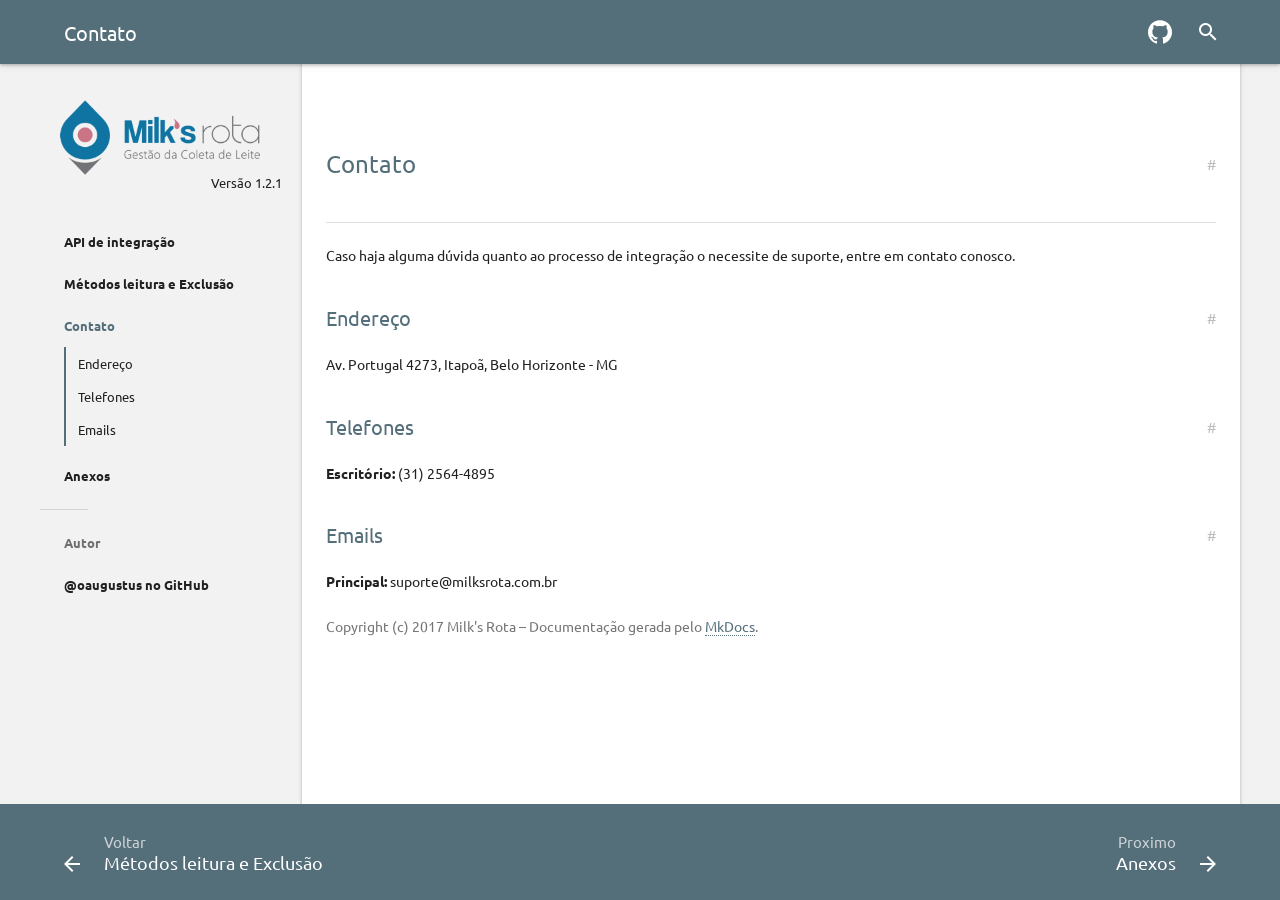
<file: contato/index.html>
<!DOCTYPE html>
<!--[if lt IE 7 ]><html class="no-js ie6"><![endif]-->
<!--[if IE 7 ]><html class="no-js ie7"><![endif]-->
<!--[if IE 8 ]><html class="no-js ie8"><![endif]-->
<!--[if IE 9 ]><html class="no-js ie9"><![endif]-->
<!--[if (gt IE 9)|!(IE)]><!--> <html class="no-js"> <!--<![endif]-->
  <head>
    <meta charset="utf-8">
    <meta name="viewport" content="width=device-width,user-scalable=no,initial-scale=1,maximum-scale=1">
    
      
        <title>Contato - Milk's Rota - API de Integração</title>
      
      
      
        <link rel="canonical" href="http://www.milksrota.com.br/contato/">
      
      
        <meta name="author" content="Otávio Fernandes">
      
    
    <meta property="og:url" content="http://www.milksrota.com.br/contato/">
    <meta property="og:title" content="Milk's Rota - API de Integração">
    <meta property="og:image" content="http://www.milksrota.com.br/contato//../images/logo-300x82.png">
    <meta name="apple-mobile-web-app-title" content="Milk's Rota - API de Integração">
    <meta name="apple-mobile-web-app-capable" content="yes">
    <meta name="apple-mobile-web-app-status-bar-style" content="black-translucent">
    
      <link rel="apple-touch-icon" href="../images/logo-300x82.png">
    
    
    <link rel="shortcut icon" type="image/x-icon" href="../assets/images/favicon-e565ddfa3b.ico">
    <link rel="icon" type="image/x-icon" href="../assets/images/favicon-e565ddfa3b.ico">
    <style>
      @font-face {
      	font-family: 'Icon';
      	src: url('../assets/fonts/icon.eot?52m981');
      	src: url('../assets/fonts/icon.eot?#iefix52m981')
               format('embedded-opentype'),
      		   url('../assets/fonts/icon.woff?52m981')
               format('woff'),
      		   url('../assets/fonts/icon.ttf?52m981')
               format('truetype'),
      		   url('../assets/fonts/icon.svg?52m981#icon')
               format('svg');
      	font-weight: normal;
      	font-style: normal;
      }
    </style>
    <link rel="stylesheet" href="../assets/stylesheets/application-b64b728552.css">
    
      <link rel="stylesheet" href="../assets/stylesheets/palettes-05ab2406df.css">
    
    
      
      
      
      <link rel="stylesheet" href="//fonts.googleapis.com/css?family=Ubuntu:400,700|Ubuntu+Mono">
      <style>
        body, input {
          font-family: 'Ubuntu', Helvetica, Arial, sans-serif;
        }
        pre, code {
          font-family: 'Ubuntu Mono', 'Courier New', 'Courier', monospace;
        }
      </style>
    
    
      <link rel="stylesheet" href="../extra.css">
    
    <script src="../assets/javascripts/modernizr-4ab42b99fd.js"></script>
    
  </head>
  
  
  
  <body class="palette-primary-blue-grey ">
    
    <div class="backdrop">
      <div class="backdrop-paper"></div>
    </div>
    <input class="toggle" type="checkbox" id="toggle-drawer">
    <input class="toggle" type="checkbox" id="toggle-search">
    <label class="toggle-button overlay" for="toggle-drawer"></label>
    <header class="header">
      <nav aria-label="Header">
  <div class="bar default">
    <div class="button button-menu" role="button" aria-label="Menu">
      <label class="toggle-button icon icon-menu" for="toggle-drawer">
        <span></span>
      </label>
    </div>
    <div class="stretch">
      <div class="title">
        
          <span class="path">
            
          </span>
        
        Contato
      </div>
    </div>
    
    
      
      <div class="button button-github" role="button" aria-label="GitHub">
        <a href="https://github.com/oaugustus" title="@oaugustus on GitHub" target="_blank" class="toggle-button icon icon-github"></a>
      </div>
    
    <div class="button button-search" role="button" aria-label="Search">
      <label class="toggle-button icon icon-search" title="Procurar" for="toggle-search"></label>
    </div>
  </div>
  <div class="bar search">
    <div class="button button-close" role="button" aria-label="Close">
      <label class="toggle-button icon icon-back" for="toggle-search"></label>
    </div>
    <div class="stretch">
      <div class="field">
        <input class="query" type="text" placeholder="Procurar" autocapitalize="off" autocorrect="off" autocomplete="off" spellcheck>
      </div>
    </div>
    <div class="button button-reset" role="button" aria-label="Search">
      <button class="toggle-button icon icon-close" id="reset-search"></button>
    </div>
  </div>
</nav>
    </header>
    <main class="main">
      
      <div class="drawer">
        <nav aria-label="Navigation">
  
  <a href="/" class="project">
    <div class="banner">
      
        <div class="">
          <img src="../images/logo-300x82.png" style="width: 200px;">
        </div>
        <div style="text-align: right;">Versão 1.2.1</div>
      
      <!--<div class="name">
        <strong>Milk's Rota - API de Integração Versão 1.2.1</strong>
        
      </div>-->
    </div>
  </a>
  <div class="scrollable">
    <div class="wrapper">
      
      <div class="toc">
        <ul>
          
            
  <li>
    <a class="" title="API de integração" href="..">
      API de integração
    </a>
    
  </li>

          
            
  <li>
    <a class="" title="Métodos leitura e Exclusão" href="../metodos/">
      Métodos leitura e Exclusão
    </a>
    
  </li>

          
            
  <li>
    <a class="current" title="Contato" href="./">
      Contato
    </a>
    
      
        
      
      
        <ul>
          
            <li class="anchor">
              <a title="Endereço" href="#endereco">
                Endereço
              </a>
            </li>
          
            <li class="anchor">
              <a title="Telefones" href="#telefones">
                Telefones
              </a>
            </li>
          
            <li class="anchor">
              <a title="Emails" href="#emails">
                Emails
              </a>
            </li>
          
        </ul>
      
    
  </li>

          
            
  <li>
    <a class="" title="Anexos" href="../anexos/">
      Anexos
    </a>
    
  </li>

          
        </ul>
        
          <hr>
          <span class="section">Autor</span>
          <ul>
            
            
              
              <li>
                <a href="https://github.com/oaugustus" target="_blank" title="@oaugustus on GitHub">
                  @oaugustus no GitHub
                </a>
              </li>
            
          </ul>
        
      </div>
    </div>
  </div>
</nav>
      </div>
      <article class="article">
        <div class="wrapper">
          
          <h1 id="contato">Contato<a class="headerlink" href="#contato" title="Permanent link">#</a></h1>
<p>Caso haja alguma dúvida quanto ao processo de integração o necessite de suporte,
entre em contato conosco.</p>
<h2 id="endereco">Endereço<a class="headerlink" href="#endereco" title="Permanent link">#</a></h2>
<p>Av. Portugal 4273, Itapoã,  Belo Horizonte - MG</p>
<h2 id="telefones">Telefones<a class="headerlink" href="#telefones" title="Permanent link">#</a></h2>
<p><strong>Escritório:</strong> (31) 2564-4895</p>
<h2 id="emails">Emails<a class="headerlink" href="#emails" title="Permanent link">#</a></h2>
<p><strong>Principal:</strong> suporte@milksrota.com.br</p>
          <aside class="copyright" role="note">
            
              Copyright (c) 2017 Milk's Rota &ndash;
            
            Documentação gerada pelo
            <a href="http://www.mkdocs.org" target="_blank">MkDocs</a>.
          </aside>
          
            <footer class="footer">
              
  <nav class="pagination" aria-label="Footer">
    <div class="previous">
      
        <a href="../metodos/" title="Métodos leitura e Exclusão">
          <span class="direction">
            Voltar
          </span>
          <div class="page">
            <div class="button button-previous" role="button" aria-label="Previous">
              <i class="icon icon-back"></i>
            </div>
            <div class="stretch">
              <div class="title">
                Métodos leitura e Exclusão
              </div>
            </div>
          </div>
        </a>
      
    </div>
    <div class="next">
      
        <a href="../anexos/" title="Anexos">
          <span class="direction">
            Proximo
          </span>
          <div class="page">
            <div class="stretch">
              <div class="title">
                Anexos
              </div>
            </div>
            <div class="button button-next" role="button" aria-label="Next">
              <i class="icon icon-forward"></i>
            </div>
          </div>
        </a>
      
    </div>
  </nav>

            </footer>
          
        </div>
      </article>
      <div class="results" role="status" aria-live="polite">
        <div class="scrollable">
          <div class="wrapper">
            <div class="meta"></div>
            <div class="list"></div>
          </div>
        </div>
      </div>
    </main>
    <script>
      var base_url = '..';
      var repo_id  = '';
    </script>
    <script src="../assets/javascripts/application-997097ee0c.js"></script>
    
    
  </body>
</html>
</file>
<file: assets/stylesheets/application-b64b728552.css>
html{box-sizing:border-box;-moz-box-sizing:border-box;-webkit-box-sizing:border-box}*,:after,:before{box-sizing:inherit;-moz-box-sizing:inherit;-webkit-box-sizing:inherit}html{font-size:62.5%;-webkit-text-size-adjust:none;-ms-text-size-adjust:none;text-size-adjust:none}a,abbr,acronym,address,applet,article,aside,audio,b,big,blockquote,body,canvas,caption,center,cite,code,dd,del,details,dfn,div,dl,dt,em,embed,fieldset,figcaption,figure,footer,form,h1,h2,h3,h4,h5,h6,header,hgroup,html,i,iframe,img,ins,kbd,label,legend,li,main,mark,menu,nav,object,ol,output,p,pre,q,ruby,s,samp,section,small,span,strike,strong,sub,summary,sup,table,tbody,td,tfoot,th,thead,time,tr,tt,u,ul,var,video{margin:0;padding:0;border:0}ul{list-style:none}table{border-collapse:collapse;border-spacing:0}td{text-align:left;font-weight:400;vertical-align:middle}button{outline:0;padding:0;background:transparent;border:none;font-size:inherit}input{-webkit-appearance:none;-moz-appearance:none;-ms-appearance:none;-o-appearance:none;appearance:none;outline:none;border:none}a{text-decoration:none;color:inherit}a,button,input,label{-webkit-tap-highlight-color:rgba(255,255,255,0);-webkit-tap-highlight-color:transparent}h1,h2,h3,h4,h5,h6{font-weight:inherit}pre{background:rgba(0,0,0,.05)}pre,pre code{color:rgba(0,0,0,.87)}.c,.c1,.cm,.o{color:rgba(0,0,0,.54)}.k,.kn{color:#a71d5d}.kd,.kt,.n.f{color:#0086b3}.s,.s1{color:#183691}.bp,.mi{color:#9575cd}.icon{font-family:Icon;speak:none;font-style:normal;font-weight:400;font-variant:normal;text-transform:none;line-height:1;-webkit-font-smoothing:antialiased;-moz-osx-font-smoothing:grayscale}.icon-search:before{content:"\e600"}.icon-back:before{content:"\e601"}.icon-link:before{content:"\e602"}.icon-close:before{content:"\e603"}.icon-menu:before{content:"\e604"}.icon-forward:before{content:"\e605"}.icon-twitter:before{content:"\e606"}.icon-github:before{content:"\e607"}.icon-download:before{content:"\e608"}.icon-star:before{content:"\e609"}.icon-warning:before{content:"\e610"}.icon-note:before{content:"\e611"}a{-webkit-transition:color .25s;transition:color .25s}.overlay{-webkit-transition:opacity .25s,width 0s .25s,height 0s .25s;transition:opacity .25s,width 0s .25s,height 0s .25s}#toggle-drawer:checked~.overlay,.toggle-drawer .overlay{-webkit-transition:opacity .25s,width 0s,height 0s;transition:opacity .25s,width 0s,height 0s}.js .header{-webkit-transition:background .6s,color .6s;transition:background .6s,color .6s}.js .header:before{-webkit-transition:background .6s;transition:background .6s}.button .icon{-webkit-transition:background .25s;transition:background .25s}body{color:rgba(0,0,0,.87)}@supports (-webkit-appearance:none){body{background:#e84e40}}.ios body{background:#fff}hr{border:0;border-top:1px solid rgba(0,0,0,.12)}.toggle-button{cursor:pointer;color:inherit}.backdrop,.backdrop-paper:after{background:#fff}.overlay{background:rgba(0,0,0,.54);opacity:0}#toggle-drawer:checked~.overlay,.toggle-drawer .overlay{opacity:1}.header{box-shadow:0 1.5px 3px rgba(0,0,0,.24),0 3px 8px rgba(0,0,0,.05);background:#e84e40;color:#fff}.ios.standalone .header:before{background:rgba(0,0,0,.12)}.bar .path{color:hsla(0,0%,100%,.7)}.button .icon{border-radius:100%}.button .icon:active{background:hsla(0,0%,100%,.12)}html{height:100%}body{position:relative;min-height:100%}hr{display:block;height:1px;padding:0;margin:0}.locked{height:100%;overflow:hidden}.scrollable{position:absolute;top:0;right:0;bottom:0;left:0;overflow:auto;-webkit-overflow-scrolling:touch}.scrollable .wrapper{height:100%}.ios .scrollable .wrapper{margin-bottom:2px}.toggle{display:none}.toggle-button{display:block}.backdrop{position:absolute;top:0;right:0;bottom:0;left:0;z-index:-1}.backdrop-paper{max-width:1200px;height:100%;margin-left:auto;margin-right:auto}.backdrop-paper:after{content:" ";display:block;height:100%;margin-left:262px}.overlay{width:0;height:0;z-index:3}.header,.overlay{position:fixed;top:0}.header{-webkit-user-select:none;-moz-user-select:none;-ms-user-select:none;user-select:none;left:0;z-index:2;height:56px;padding:4px;overflow:hidden}.ios.standalone .header{position:absolute}.bar{display:table;max-width:1184px;margin-left:auto;margin-right:auto}.bar a{display:block}.no-js .bar .button-search{display:none}.bar .path .icon:before{vertical-align:-1.5px}.button{display:table-cell;vertical-align:top;width:1%}.button button{margin:0;padding:0}.button button:active:before{position:relative;top:0;left:0}.button .icon{display:inline-block;font-size:24px;padding:8px;margin:4px}.stretch{display:table;table-layout:fixed;width:100%}.header .stretch{padding:0 20px}.stretch .title{display:table-cell;overflow:hidden;white-space:nowrap;text-overflow:ellipsis}.header .stretch .title{font-size:18px;padding:13px 0}.main{max-width:1200px;margin-left:auto;margin-right:auto}body,input{font-weight:400;-webkit-font-smoothing:antialiased;-moz-osx-font-smoothing:grayscale}.no-fontface body,.no-fontface input,body,input{font-family:Helvetica Neue,Helvetica,Arial,sans-serif}.no-fontface code,.no-fontface pre,code,pre{font-family:Courier New,Courier,monospace}#toggle-drawer:checked~.main .drawer,.toggle-drawer .drawer{-webkit-transform:translateZ(0);transform:translateZ(0)}.no-csstransforms3d #toggle-drawer:checked~.main .drawer,.no-csstransforms3d .toggle-drawer .drawer{display:block}.project{-webkit-transition:none;transition:none}.project .logo img{-webkit-transition:box-shadow .4s;transition:box-shadow .4s}.repo a{-webkit-transition:box-shadow .4s,opacity .4s;transition:box-shadow .4s,opacity .4s}.drawer .toc a.current,.drawer .toc a:focus,.drawer .toc a:hover{color:#e84e40}.drawer .anchor a{border-left:2px solid #e84e40}.drawer .section{color:rgba(0,0,0,.54)}.ios.standalone .project:before{background:rgba(0,0,0,.12)}.project .logo img{background:#fff;border-radius:100%}.project:focus .logo img,.project:hover .logo img{box-shadow:0 4px 7px rgba(0,0,0,.23),0 8px 25px rgba(0,0,0,.05)}.repo a{background:#00bfa5;color:#fff;border-radius:3px}.repo a:focus,.repo a:hover{box-shadow:0 4px 7px rgba(0,0,0,.23),0 8px 25px rgba(0,0,0,.05);opacity:.8}.repo a .count{background:rgba(0,0,0,.26);color:#fff;border-radius:0 3px 3px 0}.repo a .count:before{border-width:15px 5px 15px 0;border-color:transparent rgba(0,0,0,.26);border-style:solid}.drawer{width:262px;font-size:13px;line-height:1em}.ios .drawer{overflow:scroll;-webkit-overflow-scrolling:touch}.drawer .toc li a{display:block;padding:14.5px 24px;white-space:nowrap;overflow:hidden;text-overflow:ellipsis}.drawer .toc li.anchor a{margin-left:12px;padding:10px 24px 10px 12px}.drawer .toc li ul{margin-left:12px}.drawer .current+ul{margin-bottom:9px}.drawer .section{display:block;padding:14.5px 24px}.drawer .scrollable{top:104px;z-index:-1}.drawer .scrollable .wrapper{height:auto;min-height:100%}.drawer .scrollable .wrapper hr{margin:12px 0;margin-right:auto}.drawer .scrollable .wrapper .toc{margin:12px 0}.project{display:block}.project .banner{display:table;width:100%;height:104px;padding:20px}.project .logo{display:table-cell;width:64px;padding-right:12px}.project .logo img{display:block;width:64px;height:64px}.project .name{display:table-cell;padding-left:4px;font-size:14px;line-height:1.25em;vertical-align:middle}.project .logo+.name{font-size:12px}.repo{margin:24px 0;text-align:center}.repo li{display:inline-block;padding-right:12px;white-space:nowrap}.repo li:last-child{padding-right:0}.repo a{display:inline-block;padding:0 10px 0 6px;font-size:12px;line-height:30px;height:30px}.repo a .icon{font-size:18px;vertical-align:-3px}.repo a .count{display:inline-block;position:relative;padding:0 8px 0 4px;margin:0 -10px 0 8px;font-size:12px}.repo a .count:before{content:" ";display:block;position:absolute;top:0;left:-5px}.no-js .repo a .count{display:none}.drawer .toc li a{font-weight:700}.drawer .toc li.anchor a{font-weight:400}.drawer .section,.repo a{font-weight:700}.repo a{text-transform:uppercase}.repo a .count{text-transform:none;font-weight:700}pre span{-webkit-transition:color .25s;transition:color .25s}.copyright a{-webkit-transition:color .25s;transition:color .25s}.ios.standalone .article{background:-webkit-linear-gradient(top,#fff 50%,#e84e40 0);background:linear-gradient(180deg,#fff 50%,#e84e40 0)}.ios.standalone .article .wrapper{background:-webkit-linear-gradient(top,#fff 50%,#fff 0);background:linear-gradient(180deg,#fff 50%,#fff 0)}.article a,.article code,.article h1,.article h2{color:#e84e40}.article h1{border-bottom:1px solid rgba(0,0,0,.12)}.article a{border-bottom:1px dotted}.article a:focus,.article a:hover{color:#00bfa5}.article .headerlink{color:rgba(0,0,0,.26);border:none}.article table{box-shadow:0 1.5px 3px rgba(0,0,0,.24),0 3px 8px rgba(0,0,0,.05);border-radius:3px}.article table th{background:#ee7a70;color:#fff}.article table th:first-child{border-top-left-radius:3px}.article table th:last-child{border-top-right-radius:3px}.article table td{border-top:1px solid rgba(0,0,0,.05)}.footer{background:#e84e40;color:#fff}.footer a{border:none}.copyright{color:rgba(0,0,0,.54)}.pagination a .button,.pagination a .title{color:#fff}.pagination .direction{color:hsla(0,0%,100%,.7)}.admonition{background:#29b6f6;color:#fff}.admonition pre{background:hsla(0,0%,100%,.3)}.admonition.warning{background:#e84e40}.admonition a,.admonition a:hover{color:#fff}.article{font-size:14px;line-height:1.7em}.article:after{content:" ";display:block;clear:both}.article .wrapper{padding:116px 16px 92px}.ios.standalone .article{position:absolute;top:56px;right:0;bottom:0;left:0;overflow:auto;-webkit-overflow-scrolling:touch}.ios.standalone .article .wrapper{position:relative;min-height:100%;padding-top:60px;margin-bottom:2px}.article h1{font-size:24px;line-height:1.333334em;padding:20px 0 42px}.article h2{font-size:20px;line-height:1.4em;padding-top:92px;margin-top:-56px}.ios.standalone .article h2{padding-top:36px;margin:0}.article h3,.article h4{font-size:14px;padding-top:76px;margin-top:-56px}.ios.standalone .article h3,.ios.standalone .article h4{padding-top:20px;margin-top:0}.article .headerlink{float:right;margin-left:20px;font-size:14px}h1 .article .headerlink{display:none}.article ol,.article p,.article ul{margin-top:1.5em}.article li,.article li ol,.article li ul{margin-top:.75em}.article li{margin-left:18px}.article li p{display:inline}.article ul>li:before{content:"\e602";display:block;float:left;font-family:Icon;font-size:16px;width:1.2em;margin-left:-1.2em;vertical-align:-.1em}.article p>code{white-space:nowrap}.article hr{margin-top:1.5em}.article img{max-width:100%}.article pre{padding:16px;margin:1.5em -16px 0;line-height:1.5em;overflow:auto;-webkit-overflow-scrolling:touch}.article table{margin:3em 0 1.5em;font-size:13px}.no-js .article table{display:inline-block;max-width:100%;overflow:auto;-webkit-overflow-scrolling:touch}.article table th{min-width:100px;font-size:12px;text-align:left}.article table td,.article table th{padding:12px 16px;white-space:nowrap}.article .data{margin:1.5em -16px;padding:1.5em 0;overflow:auto;-webkit-overflow-scrolling:touch;text-align:center}.article .data table{display:inline-block;margin:0 16px;text-align:left}.footer{position:absolute;bottom:0;left:0;right:0;padding:0 4px}.copyright{margin:1.5em 0}.pagination{max-width:1184px;height:92px;padding:4px 0;margin-left:auto;margin-right:auto;overflow:hidden}.pagination a{display:block;height:100%}.pagination .next,.pagination .previous{position:relative;float:left;height:100%}.pagination .previous{width:25%}.pagination .previous .direction,.pagination .previous .stretch{display:none}.pagination .next{width:75%;text-align:right}.pagination .page{display:table;position:absolute;bottom:4px}.pagination .direction{display:block;position:absolute;bottom:40px;width:100%;font-size:15px;line-height:20px;padding:0 52px}.pagination .stretch{padding:0 4px}.pagination .stretch .title{font-size:18px;padding:11px 0 13px}.admonition{margin:20px -16px 0;padding:20px 16px}.admonition>:first-child{margin-top:0}.admonition .admonition-title{font-size:20px}.admonition .admonition-title:before{content:"\e611";display:block;float:left;font-family:Icon;font-size:24px;vertical-align:-.1em;margin-right:5px}.admonition.warning .admonition-title:before{content:"\e610"}.article h3{font-weight:700}.article h4{font-weight:400;font-style:italic}.article h2 a,.article h3 a,.article h4 a,.article h5 a,.article h6 a{font-weight:400;font-style:normal}.bar{-webkit-transform:translateZ(0);transform:translateZ(0);-webkit-transition:opacity .2s cubic-bezier(.75,0,.25,1),-webkit-transform .4s cubic-bezier(.75,0,.25,1);transition:opacity .2s cubic-bezier(.75,0,.25,1),-webkit-transform .4s cubic-bezier(.75,0,.25,1);transition:opacity .2s cubic-bezier(.75,0,.25,1),transform .4s cubic-bezier(.75,0,.25,1);transition:opacity .2s cubic-bezier(.75,0,.25,1),transform .4s cubic-bezier(.75,0,.25,1),-webkit-transform .4s cubic-bezier(.75,0,.25,1)}#toggle-search:checked~.header .bar,.toggle-search .bar{-webkit-transform:translate3d(0,-56px,0);transform:translate3d(0,-56px,0)}.bar.search .button-reset{-webkit-transform:scale(.5);transform:scale(.5);-webkit-transition:opacity .4s cubic-bezier(.1,.7,.1,1),-webkit-transform .4s cubic-bezier(.1,.7,.1,1);transition:opacity .4s cubic-bezier(.1,.7,.1,1),-webkit-transform .4s cubic-bezier(.1,.7,.1,1);transition:opacity .4s cubic-bezier(.1,.7,.1,1),transform .4s cubic-bezier(.1,.7,.1,1);transition:opacity .4s cubic-bezier(.1,.7,.1,1),transform .4s cubic-bezier(.1,.7,.1,1),-webkit-transform .4s cubic-bezier(.1,.7,.1,1);opacity:0}.bar.search.non-empty .button-reset{-webkit-transform:scale(1);transform:scale(1);opacity:1}.results{-webkit-transition:opacity .3s .1s,width 0s .4s,height 0s .4s;transition:opacity .3s .1s,width 0s .4s,height 0s .4s}#toggle-search:checked~.main .results,.toggle-search .results{-webkit-transition:opacity .4s,width 0s,height 0s;transition:opacity .4s,width 0s,height 0s}.results .list a{-webkit-transition:background .25s;transition:background .25s}.no-csstransforms3d .bar.default{display:table}.no-csstransforms3d .bar.search{display:none;margin-top:0}.no-csstransforms3d #toggle-search:checked~.header .bar.default,.no-csstransforms3d .toggle-search .bar.default{display:none}.no-csstransforms3d #toggle-search:checked~.header .bar.search,.no-csstransforms3d .toggle-search .bar.search{display:table}.bar.search{opacity:0}.bar.search .query{background:transparent;color:rgba(0,0,0,.87)}.bar.search .query::-webkit-input-placeholder{color:rgba(0,0,0,.26)}.bar.search .query:-moz-placeholder,.bar.search .query::-moz-placeholder{color:rgba(0,0,0,.26)}.bar.search .query:-ms-input-placeholder{color:rgba(0,0,0,.26)}.bar.search .button .icon:active{background:rgba(0,0,0,.12)}.results{box-shadow:0 4px 7px rgba(0,0,0,.23),0 8px 25px rgba(0,0,0,.05);background:#fff;color:rgba(0,0,0,.87);opacity:0}#toggle-search:checked~.main .results,.toggle-search .results{opacity:1}.results .meta{background:#e84e40;color:#fff}.results .list a{border-bottom:1px solid rgba(0,0,0,.12)}.results .list a:last-child{border-bottom:none}.results .list a:active{background:rgba(0,0,0,.12)}.result span{color:rgba(0,0,0,.54)}#toggle-search:checked~.header,.toggle-search .header{background:#fff;color:rgba(0,0,0,.54)}#toggle-search:checked~.header:before,.toggle-search .header:before{background:rgba(0,0,0,.54)}#toggle-search:checked~.header .bar.default,.toggle-search .header .bar.default{opacity:0}#toggle-search:checked~.header .bar.search,.toggle-search .header .bar.search{opacity:1}.bar.search{margin-top:8px}.bar.search .query{font-size:18px;padding:13px 0;margin:0;width:100%;height:48px}.bar.search .query::-ms-clear{display:none}.results{position:fixed;top:0;left:0;width:0;height:100%;z-index:1;overflow-y:scroll;-webkit-overflow-scrolling:touch}.results .scrollable{top:56px}#toggle-search:checked~.main .results,.toggle-search .results{width:100%;overflow-y:visible}.results .meta{font-weight:700}.results .meta strong{display:block;font-size:11px;max-width:1200px;margin-left:auto;margin-right:auto;padding:16px}.results .list a{display:block}.result{max-width:1200px;margin-left:auto;margin-right:auto;padding:12px 16px 16px}.result h1{line-height:24px}.result h1,.result span{text-overflow:ellipsis;white-space:nowrap;overflow:hidden}.result span{font-size:12px}.no-csstransforms3d .results{display:none}.no-csstransforms3d #toggle-search:checked~.main .results,.no-csstransforms3d .toggle-search .results{display:block;overflow:auto}.meta{text-transform:uppercase;font-weight:700}@media only screen and (min-width:960px){.backdrop{background:#f2f2f2}.backdrop-paper:after{box-shadow:0 1.5px 3px rgba(0,0,0,.24),0 3px 8px rgba(0,0,0,.05)}.button-menu{display:none}.drawer{float:left;height:auto;margin-bottom:96px;padding-top:80px}.drawer,.drawer .scrollable{position:static}.article{margin-left:262px}.footer{z-index:4}.copyright{margin-bottom:64px}.results{height:auto;top:64px}.results .scrollable{position:static;max-height:413px}}@media only screen and (max-width:959px){#toggle-drawer:checked~.overlay,.toggle-drawer .overlay{width:100%;height:100%}.drawer{-webkit-transform:translate3d(-262px,0,0);transform:translate3d(-262px,0,0);-webkit-transition:-webkit-transform .25s cubic-bezier(.4,0,.2,1);transition:-webkit-transform .25s cubic-bezier(.4,0,.2,1);transition:transform .25s cubic-bezier(.4,0,.2,1);transition:transform .25s cubic-bezier(.4,0,.2,1),-webkit-transform .25s cubic-bezier(.4,0,.2,1)}.no-csstransforms3d .drawer{display:none}.drawer{background:#fff}.project{box-shadow:0 1.5px 3px rgba(0,0,0,.24),0 3px 8px rgba(0,0,0,.05);background:#e84e40;color:#fff}.drawer{position:fixed;z-index:4}#toggle-search:checked~.main .results,.drawer,.toggle-search .results{height:100%}}@media only screen and (min-width:720px){.header{height:64px;padding:8px}.header .stretch{padding:0 16px}.header .stretch .title{font-size:20px;padding:12px 0}.project .name{margin:26px 0 0 5px}.article .wrapper{padding:128px 24px 96px}.article .data{margin:1.5em -24px}.article .data table{margin:0 24px}.article h2{padding-top:100px;margin-top:-64px}.ios.standalone .article h2{padding-top:28px;margin-top:8px}.article h3,.article h4{padding-top:84px;margin-top:-64px}.ios.standalone .article h3,.ios.standalone .article h4{padding-top:20px;margin-top:0}.article pre{padding:1.5em 24px;margin:1.5em -24px 0}.footer{padding:0 8px}.pagination{height:96px;padding:8px 0}.pagination .direction{padding:0 56px;bottom:40px}.pagination .stretch{padding:0 8px}.admonition{margin:20px -24px 0;padding:20px 24px}.bar.search .query{font-size:20px;padding:12px 0}.results .scrollable{top:64px}.results .meta strong{padding:16px 24px}.result{padding:16px 24px 20px}}@media only screen and (min-width:1200px){.header{width:100%}.drawer .scrollable .wrapper hr{width:48px}}@media only screen and (orientation:portrait){.ios.standalone .header{height:76px;padding-top:24px}.ios.standalone .header:before{content:" ";position:absolute;top:0;left:0;z-index:3;width:100%;height:20px}.ios.standalone .drawer .scrollable{top:124px}.ios.standalone .project{padding-top:20px}.ios.standalone .project:before{content:" ";position:absolute;top:0;left:0;z-index:3;width:100%;height:20px}.ios.standalone .article{position:absolute;top:76px;right:0;bottom:0;left:0}.ios.standalone .results .scrollable{top:76px}}@media only screen and (orientation:portrait) and (min-width:720px){.ios.standalone .header{height:84px;padding-top:28px}.ios.standalone .results .scrollable{top:84px}}@media only screen and (max-width:719px){.bar .path{display:none}}@media only screen and (max-width:479px){.button-github,.button-twitter{display:none}}@media only screen and (min-width:720px) and (max-width:959px){.header .stretch{padding:0 24px}}@media only screen and (min-width:480px){.pagination .next,.pagination .previous{width:50%}.pagination .previous .direction{display:block}.pagination .previous .stretch{display:table}}@media print{.drawer,.footer,.header,.headerlink{display:none}.article .wrapper{padding-top:0}.article pre,.article pre *{color:rgba(0,0,0,.87)!important}.article pre{border:1px solid rgba(0,0,0,.12)}.article table{border-radius:none;box-shadow:none}.article table th{color:#e84e40}}
</file>
<file: assets/stylesheets/palettes-05ab2406df.css>
@supports (-webkit-appearance:none){.palette-primary-red{background:#e84e40}}.palette-primary-red .footer,.palette-primary-red .header{background:#e84e40}.palette-primary-red .drawer .toc a.current,.palette-primary-red .drawer .toc a:focus,.palette-primary-red .drawer .toc a:hover{color:#e84e40}.palette-primary-red .drawer .anchor a{border-left:2px solid #e84e40}.ios.standalone .palette-primary-red .article{background:-webkit-linear-gradient(top,#fff 50%,#e84e40 0);background:linear-gradient(180deg,#fff 50%,#e84e40 0)}.palette-primary-red .article a,.palette-primary-red .article code,.palette-primary-red .article h1,.palette-primary-red .article h2{color:#e84e40}.palette-primary-red .article .headerlink{color:rgba(0,0,0,.26)}.palette-primary-red .article table th{background:#ee7a70}.palette-primary-red .results .meta{background:#e84e40}@supports (-webkit-appearance:none){.palette-primary-pink{background:#e91e63}}.palette-primary-pink .footer,.palette-primary-pink .header{background:#e91e63}.palette-primary-pink .drawer .toc a.current,.palette-primary-pink .drawer .toc a:focus,.palette-primary-pink .drawer .toc a:hover{color:#e91e63}.palette-primary-pink .drawer .anchor a{border-left:2px solid #e91e63}.ios.standalone .palette-primary-pink .article{background:-webkit-linear-gradient(top,#fff 50%,#e91e63 0);background:linear-gradient(180deg,#fff 50%,#e91e63 0)}.palette-primary-pink .article a,.palette-primary-pink .article code,.palette-primary-pink .article h1,.palette-primary-pink .article h2{color:#e91e63}.palette-primary-pink .article .headerlink{color:rgba(0,0,0,.26)}.palette-primary-pink .article table th{background:#ef568a}.palette-primary-pink .results .meta{background:#e91e63}@supports (-webkit-appearance:none){.palette-primary-purple{background:#ab47bc}}.palette-primary-purple .footer,.palette-primary-purple .header{background:#ab47bc}.palette-primary-purple .drawer .toc a.current,.palette-primary-purple .drawer .toc a:focus,.palette-primary-purple .drawer .toc a:hover{color:#ab47bc}.palette-primary-purple .drawer .anchor a{border-left:2px solid #ab47bc}.ios.standalone .palette-primary-purple .article{background:-webkit-linear-gradient(top,#fff 50%,#ab47bc 0);background:linear-gradient(180deg,#fff 50%,#ab47bc 0)}.palette-primary-purple .article a,.palette-primary-purple .article code,.palette-primary-purple .article h1,.palette-primary-purple .article h2{color:#ab47bc}.palette-primary-purple .article .headerlink{color:rgba(0,0,0,.26)}.palette-primary-purple .article table th{background:#c075cd}.palette-primary-purple .results .meta{background:#ab47bc}@supports (-webkit-appearance:none){.palette-primary-deep-purple{background:#7e57c2}}.palette-primary-deep-purple .footer,.palette-primary-deep-purple .header{background:#7e57c2}.palette-primary-deep-purple .drawer .toc a.current,.palette-primary-deep-purple .drawer .toc a:focus,.palette-primary-deep-purple .drawer .toc a:hover{color:#7e57c2}.palette-primary-deep-purple .drawer .anchor a{border-left:2px solid #7e57c2}.ios.standalone .palette-primary-deep-purple .article{background:-webkit-linear-gradient(top,#fff 50%,#7e57c2 0);background:linear-gradient(180deg,#fff 50%,#7e57c2 0)}.palette-primary-deep-purple .article a,.palette-primary-deep-purple .article code,.palette-primary-deep-purple .article h1,.palette-primary-deep-purple .article h2{color:#7e57c2}.palette-primary-deep-purple .article .headerlink{color:rgba(0,0,0,.26)}.palette-primary-deep-purple .article table th{background:#9e81d1}.palette-primary-deep-purple .results .meta{background:#7e57c2}@supports (-webkit-appearance:none){.palette-primary-indigo{background:#3f51b5}}.palette-primary-indigo .footer,.palette-primary-indigo .header{background:#3f51b5}.palette-primary-indigo .drawer .toc a.current,.palette-primary-indigo .drawer .toc a:focus,.palette-primary-indigo .drawer .toc a:hover{color:#3f51b5}.palette-primary-indigo .drawer .anchor a{border-left:2px solid #3f51b5}.ios.standalone .palette-primary-indigo .article{background:-webkit-linear-gradient(top,#fff 50%,#3f51b5 0);background:linear-gradient(180deg,#fff 50%,#3f51b5 0)}.palette-primary-indigo .article a,.palette-primary-indigo .article code,.palette-primary-indigo .article h1,.palette-primary-indigo .article h2{color:#3f51b5}.palette-primary-indigo .article .headerlink{color:rgba(0,0,0,.26)}.palette-primary-indigo .article table th{background:#6f7dc8}.palette-primary-indigo .results .meta{background:#3f51b5}@supports (-webkit-appearance:none){.palette-primary-blue{background:#5677fc}}.palette-primary-blue .footer,.palette-primary-blue .header{background:#5677fc}.palette-primary-blue .drawer .toc a.current,.palette-primary-blue .drawer .toc a:focus,.palette-primary-blue .drawer .toc a:hover{color:#5677fc}.palette-primary-blue .drawer .anchor a{border-left:2px solid #5677fc}.ios.standalone .palette-primary-blue .article{background:-webkit-linear-gradient(top,#fff 50%,#5677fc 0);background:linear-gradient(180deg,#fff 50%,#5677fc 0)}.palette-primary-blue .article a,.palette-primary-blue .article code,.palette-primary-blue .article h1,.palette-primary-blue .article h2{color:#5677fc}.palette-primary-blue .article .headerlink{color:rgba(0,0,0,.26)}.palette-primary-blue .article table th{background:#8099fd}.palette-primary-blue .results .meta{background:#5677fc}@supports (-webkit-appearance:none){.palette-primary-light-blue{background:#03a9f4}}.palette-primary-light-blue .footer,.palette-primary-light-blue .header{background:#03a9f4}.palette-primary-light-blue .drawer .toc a.current,.palette-primary-light-blue .drawer .toc a:focus,.palette-primary-light-blue .drawer .toc a:hover{color:#03a9f4}.palette-primary-light-blue .drawer .anchor a{border-left:2px solid #03a9f4}.ios.standalone .palette-primary-light-blue .article{background:-webkit-linear-gradient(top,#fff 50%,#03a9f4 0);background:linear-gradient(180deg,#fff 50%,#03a9f4 0)}.palette-primary-light-blue .article a,.palette-primary-light-blue .article code,.palette-primary-light-blue .article h1,.palette-primary-light-blue .article h2{color:#03a9f4}.palette-primary-light-blue .article .headerlink{color:rgba(0,0,0,.26)}.palette-primary-light-blue .article table th{background:#42bff7}.palette-primary-light-blue .results .meta{background:#03a9f4}@supports (-webkit-appearance:none){.palette-primary-cyan{background:#00bcd4}}.palette-primary-cyan .footer,.palette-primary-cyan .header{background:#00bcd4}.palette-primary-cyan .drawer .toc a.current,.palette-primary-cyan .drawer .toc a:focus,.palette-primary-cyan .drawer .toc a:hover{color:#00bcd4}.palette-primary-cyan .drawer .anchor a{border-left:2px solid #00bcd4}.ios.standalone .palette-primary-cyan .article{background:-webkit-linear-gradient(top,#fff 50%,#00bcd4 0);background:linear-gradient(180deg,#fff 50%,#00bcd4 0)}.palette-primary-cyan .article a,.palette-primary-cyan .article code,.palette-primary-cyan .article h1,.palette-primary-cyan .article h2{color:#00bcd4}.palette-primary-cyan .article .headerlink{color:rgba(0,0,0,.26)}.palette-primary-cyan .article table th{background:#40cddf}.palette-primary-cyan .results .meta{background:#00bcd4}@supports (-webkit-appearance:none){.palette-primary-teal{background:#009688}}.palette-primary-teal .footer,.palette-primary-teal .header{background:#009688}.palette-primary-teal .drawer .toc a.current,.palette-primary-teal .drawer .toc a:focus,.palette-primary-teal .drawer .toc a:hover{color:#009688}.palette-primary-teal .drawer .anchor a{border-left:2px solid #009688}.ios.standalone .palette-primary-teal .article{background:-webkit-linear-gradient(top,#fff 50%,#009688 0);background:linear-gradient(180deg,#fff 50%,#009688 0)}.palette-primary-teal .article a,.palette-primary-teal .article code,.palette-primary-teal .article h1,.palette-primary-teal .article h2{color:#009688}.palette-primary-teal .article .headerlink{color:rgba(0,0,0,.26)}.palette-primary-teal .article table th{background:#40b0a6}.palette-primary-teal .results .meta{background:#009688}@supports (-webkit-appearance:none){.palette-primary-green{background:#259b24}}.palette-primary-green .footer,.palette-primary-green .header{background:#259b24}.palette-primary-green .drawer .toc a.current,.palette-primary-green .drawer .toc a:focus,.palette-primary-green .drawer .toc a:hover{color:#259b24}.palette-primary-green .drawer .anchor a{border-left:2px solid #259b24}.ios.standalone .palette-primary-green .article{background:-webkit-linear-gradient(top,#fff 50%,#259b24 0);background:linear-gradient(180deg,#fff 50%,#259b24 0)}.palette-primary-green .article a,.palette-primary-green .article code,.palette-primary-green .article h1,.palette-primary-green .article h2{color:#259b24}.palette-primary-green .article .headerlink{color:rgba(0,0,0,.26)}.palette-primary-green .article table th{background:#5cb45b}.palette-primary-green .results .meta{background:#259b24}@supports (-webkit-appearance:none){.palette-primary-light-green{background:#7cb342}}.palette-primary-light-green .footer,.palette-primary-light-green .header{background:#7cb342}.palette-primary-light-green .drawer .toc a.current,.palette-primary-light-green .drawer .toc a:focus,.palette-primary-light-green .drawer .toc a:hover{color:#7cb342}.palette-primary-light-green .drawer .anchor a{border-left:2px solid #7cb342}.ios.standalone .palette-primary-light-green .article{background:-webkit-linear-gradient(top,#fff 50%,#7cb342 0);background:linear-gradient(180deg,#fff 50%,#7cb342 0)}.palette-primary-light-green .article a,.palette-primary-light-green .article code,.palette-primary-light-green .article h1,.palette-primary-light-green .article h2{color:#7cb342}.palette-primary-light-green .article .headerlink{color:rgba(0,0,0,.26)}.palette-primary-light-green .article table th{background:#9dc671}.palette-primary-light-green .results .meta{background:#7cb342}@supports (-webkit-appearance:none){.palette-primary-lime{background:#c0ca33}}.palette-primary-lime .footer,.palette-primary-lime .header{background:#c0ca33}.palette-primary-lime .drawer .toc a.current,.palette-primary-lime .drawer .toc a:focus,.palette-primary-lime .drawer .toc a:hover{color:#c0ca33}.palette-primary-lime .drawer .anchor a{border-left:2px solid #c0ca33}.ios.standalone .palette-primary-lime .article{background:-webkit-linear-gradient(top,#fff 50%,#c0ca33 0);background:linear-gradient(180deg,#fff 50%,#c0ca33 0)}.palette-primary-lime .article a,.palette-primary-lime .article code,.palette-primary-lime .article h1,.palette-primary-lime .article h2{color:#c0ca33}.palette-primary-lime .article .headerlink{color:rgba(0,0,0,.26)}.palette-primary-lime .article table th{background:#d0d766}.palette-primary-lime .results .meta{background:#c0ca33}@supports (-webkit-appearance:none){.palette-primary-yellow{background:#f9a825}}.palette-primary-yellow .footer,.palette-primary-yellow .header{background:#f9a825}.palette-primary-yellow .drawer .toc a.current,.palette-primary-yellow .drawer .toc a:focus,.palette-primary-yellow .drawer .toc a:hover{color:#f9a825}.palette-primary-yellow .drawer .anchor a{border-left:2px solid #f9a825}.ios.standalone .palette-primary-yellow .article{background:-webkit-linear-gradient(top,#fff 50%,#f9a825 0);background:linear-gradient(180deg,#fff 50%,#f9a825 0)}.palette-primary-yellow .article a,.palette-primary-yellow .article code,.palette-primary-yellow .article h1,.palette-primary-yellow .article h2{color:#f9a825}.palette-primary-yellow .article .headerlink{color:rgba(0,0,0,.26)}.palette-primary-yellow .article table th{background:#fbbe5c}.palette-primary-yellow .results .meta{background:#f9a825}@supports (-webkit-appearance:none){.palette-primary-amber{background:#ffb300}}.palette-primary-amber .footer,.palette-primary-amber .header{background:#ffb300}.palette-primary-amber .drawer .toc a.current,.palette-primary-amber .drawer .toc a:focus,.palette-primary-amber .drawer .toc a:hover{color:#ffb300}.palette-primary-amber .drawer .anchor a{border-left:2px solid #ffb300}.ios.standalone .palette-primary-amber .article{background:-webkit-linear-gradient(top,#fff 50%,#ffb300 0);background:linear-gradient(180deg,#fff 50%,#ffb300 0)}.palette-primary-amber .article a,.palette-primary-amber .article code,.palette-primary-amber .article h1,.palette-primary-amber .article h2{color:#ffb300}.palette-primary-amber .article .headerlink{color:rgba(0,0,0,.26)}.palette-primary-amber .article table th{background:#ffc640}.palette-primary-amber .results .meta{background:#ffb300}@supports (-webkit-appearance:none){.palette-primary-orange{background:#fb8c00}}.palette-primary-orange .footer,.palette-primary-orange .header{background:#fb8c00}.palette-primary-orange .drawer .toc a.current,.palette-primary-orange .drawer .toc a:focus,.palette-primary-orange .drawer .toc a:hover{color:#fb8c00}.palette-primary-orange .drawer .anchor a{border-left:2px solid #fb8c00}.ios.standalone .palette-primary-orange .article{background:-webkit-linear-gradient(top,#fff 50%,#fb8c00 0);background:linear-gradient(180deg,#fff 50%,#fb8c00 0)}.palette-primary-orange .article a,.palette-primary-orange .article code,.palette-primary-orange .article h1,.palette-primary-orange .article h2{color:#fb8c00}.palette-primary-orange .article .headerlink{color:rgba(0,0,0,.26)}.palette-primary-orange .article table th{background:#fca940}.palette-primary-orange .results .meta{background:#fb8c00}@supports (-webkit-appearance:none){.palette-primary-deep-orange{background:#ff7043}}.palette-primary-deep-orange .footer,.palette-primary-deep-orange .header{background:#ff7043}.palette-primary-deep-orange .drawer .toc a.current,.palette-primary-deep-orange .drawer .toc a:focus,.palette-primary-deep-orange .drawer .toc a:hover{color:#ff7043}.palette-primary-deep-orange .drawer .anchor a{border-left:2px solid #ff7043}.ios.standalone .palette-primary-deep-orange .article{background:-webkit-linear-gradient(top,#fff 50%,#ff7043 0);background:linear-gradient(180deg,#fff 50%,#ff7043 0)}.palette-primary-deep-orange .article a,.palette-primary-deep-orange .article code,.palette-primary-deep-orange .article h1,.palette-primary-deep-orange .article h2{color:#ff7043}.palette-primary-deep-orange .article .headerlink{color:rgba(0,0,0,.26)}.palette-primary-deep-orange .article table th{background:#ff9472}.palette-primary-deep-orange .results .meta{background:#ff7043}@supports (-webkit-appearance:none){.palette-primary-brown{background:#795548}}.palette-primary-brown .footer,.palette-primary-brown .header{background:#795548}.palette-primary-brown .drawer .toc a.current,.palette-primary-brown .drawer .toc a:focus,.palette-primary-brown .drawer .toc a:hover{color:#795548}.palette-primary-brown .drawer .anchor a{border-left:2px solid #795548}.ios.standalone .palette-primary-brown .article{background:-webkit-linear-gradient(top,#fff 50%,#795548 0);background:linear-gradient(180deg,#fff 50%,#795548 0)}.palette-primary-brown .article a,.palette-primary-brown .article code,.palette-primary-brown .article h1,.palette-primary-brown .article h2{color:#795548}.palette-primary-brown .article .headerlink{color:rgba(0,0,0,.26)}.palette-primary-brown .article table th{background:#9b8076}.palette-primary-brown .results .meta{background:#795548}@supports (-webkit-appearance:none){.palette-primary-grey{background:#757575}}.palette-primary-grey .footer,.palette-primary-grey .header{background:#757575}.palette-primary-grey .drawer .toc a.current,.palette-primary-grey .drawer .toc a:focus,.palette-primary-grey .drawer .toc a:hover{color:#757575}.palette-primary-grey .drawer .anchor a{border-left:2px solid #757575}.ios.standalone .palette-primary-grey .article{background:-webkit-linear-gradient(top,#fff 50%,#757575 0);background:linear-gradient(180deg,#fff 50%,#757575 0)}.palette-primary-grey .article a,.palette-primary-grey .article code,.palette-primary-grey .article h1,.palette-primary-grey .article h2{color:#757575}.palette-primary-grey .article .headerlink{color:rgba(0,0,0,.26)}.palette-primary-grey .article table th{background:#989898}.palette-primary-grey .results .meta{background:#757575}@supports (-webkit-appearance:none){.palette-primary-blue-grey{background:#546e7a}}.palette-primary-blue-grey .footer,.palette-primary-blue-grey .header{background:#546e7a}.palette-primary-blue-grey .drawer .toc a.current,.palette-primary-blue-grey .drawer .toc a:focus,.palette-primary-blue-grey .drawer .toc a:hover{color:#546e7a}.palette-primary-blue-grey .drawer .anchor a{border-left:2px solid #546e7a}.ios.standalone .palette-primary-blue-grey .article{background:-webkit-linear-gradient(top,#fff 50%,#546e7a 0);background:linear-gradient(180deg,#fff 50%,#546e7a 0)}.palette-primary-blue-grey .article a,.palette-primary-blue-grey .article code,.palette-primary-blue-grey .article h1,.palette-primary-blue-grey .article h2{color:#546e7a}.palette-primary-blue-grey .article .headerlink{color:rgba(0,0,0,.26)}.palette-primary-blue-grey .article table th{background:#7f929b}.palette-primary-blue-grey .results .meta{background:#546e7a}.palette-accent-red .article a:focus,.palette-accent-red .article a:hover{color:#ff2d6f}.palette-accent-red .repo a{background:#ff2d6f}.palette-accent-pink .article a:focus,.palette-accent-pink .article a:hover{color:#f50057}.palette-accent-pink .repo a{background:#f50057}.palette-accent-purple .article a:focus,.palette-accent-purple .article a:hover{color:#e040fb}.palette-accent-purple .repo a{background:#e040fb}.palette-accent-deep-purple .article a:focus,.palette-accent-deep-purple .article a:hover{color:#7c4dff}.palette-accent-deep-purple .repo a{background:#7c4dff}.palette-accent-indigo .article a:focus,.palette-accent-indigo .article a:hover{color:#536dfe}.palette-accent-indigo .repo a{background:#536dfe}.palette-accent-blue .article a:focus,.palette-accent-blue .article a:hover{color:#6889ff}.palette-accent-blue .repo a{background:#6889ff}.palette-accent-light-blue .article a:focus,.palette-accent-light-blue .article a:hover{color:#0091ea}.palette-accent-light-blue .repo a{background:#0091ea}.palette-accent-cyan .article a:focus,.palette-accent-cyan .article a:hover{color:#00b8d4}.palette-accent-cyan .repo a{background:#00b8d4}.palette-accent-teal .article a:focus,.palette-accent-teal .article a:hover{color:#00bfa5}.palette-accent-teal .repo a{background:#00bfa5}.palette-accent-green .article a:focus,.palette-accent-green .article a:hover{color:#12c700}.palette-accent-green .repo a{background:#12c700}.palette-accent-light-green .article a:focus,.palette-accent-light-green .article a:hover{color:#64dd17}.palette-accent-light-green .repo a{background:#64dd17}.palette-accent-lime .article a:focus,.palette-accent-lime .article a:hover{color:#aeea00}.palette-accent-lime .repo a{background:#aeea00}.palette-accent-yellow .article a:focus,.palette-accent-yellow .article a:hover{color:#ffd600}.palette-accent-yellow .repo a{background:#ffd600}.palette-accent-amber .article a:focus,.palette-accent-amber .article a:hover{color:#ffab00}.palette-accent-amber .repo a{background:#ffab00}.palette-accent-orange .article a:focus,.palette-accent-orange .article a:hover{color:#ff9100}.palette-accent-orange .repo a{background:#ff9100}.palette-accent-deep-orange .article a:focus,.palette-accent-deep-orange .article a:hover{color:#ff6e40}.palette-accent-deep-orange .repo a{background:#ff6e40}@media only screen and (max-width:959px){.palette-primary-red .project{background:#e84e40}.palette-primary-pink .project{background:#e91e63}.palette-primary-purple .project{background:#ab47bc}.palette-primary-deep-purple .project{background:#7e57c2}.palette-primary-indigo .project{background:#3f51b5}.palette-primary-blue .project{background:#5677fc}.palette-primary-light-blue .project{background:#03a9f4}.palette-primary-cyan .project{background:#00bcd4}.palette-primary-teal .project{background:#009688}.palette-primary-green .project{background:#259b24}.palette-primary-light-green .project{background:#7cb342}.palette-primary-lime .project{background:#c0ca33}.palette-primary-yellow .project{background:#f9a825}.palette-primary-amber .project{background:#ffb300}.palette-primary-orange .project{background:#fb8c00}.palette-primary-deep-orange .project{background:#ff7043}.palette-primary-brown .project{background:#795548}.palette-primary-grey .project{background:#757575}.palette-primary-blue-grey .project{background:#546e7a}}
</file>
<file: extra.css>
.admonition.note {
	background-color: #78909C !important;
}

.palette-primary-teal .article h3 {
    color: #009688;
}

.palette-primary-teal .article h4 {
    color: #009688;
}

.admonition.note a {
    color: #fff;
}
</file>
